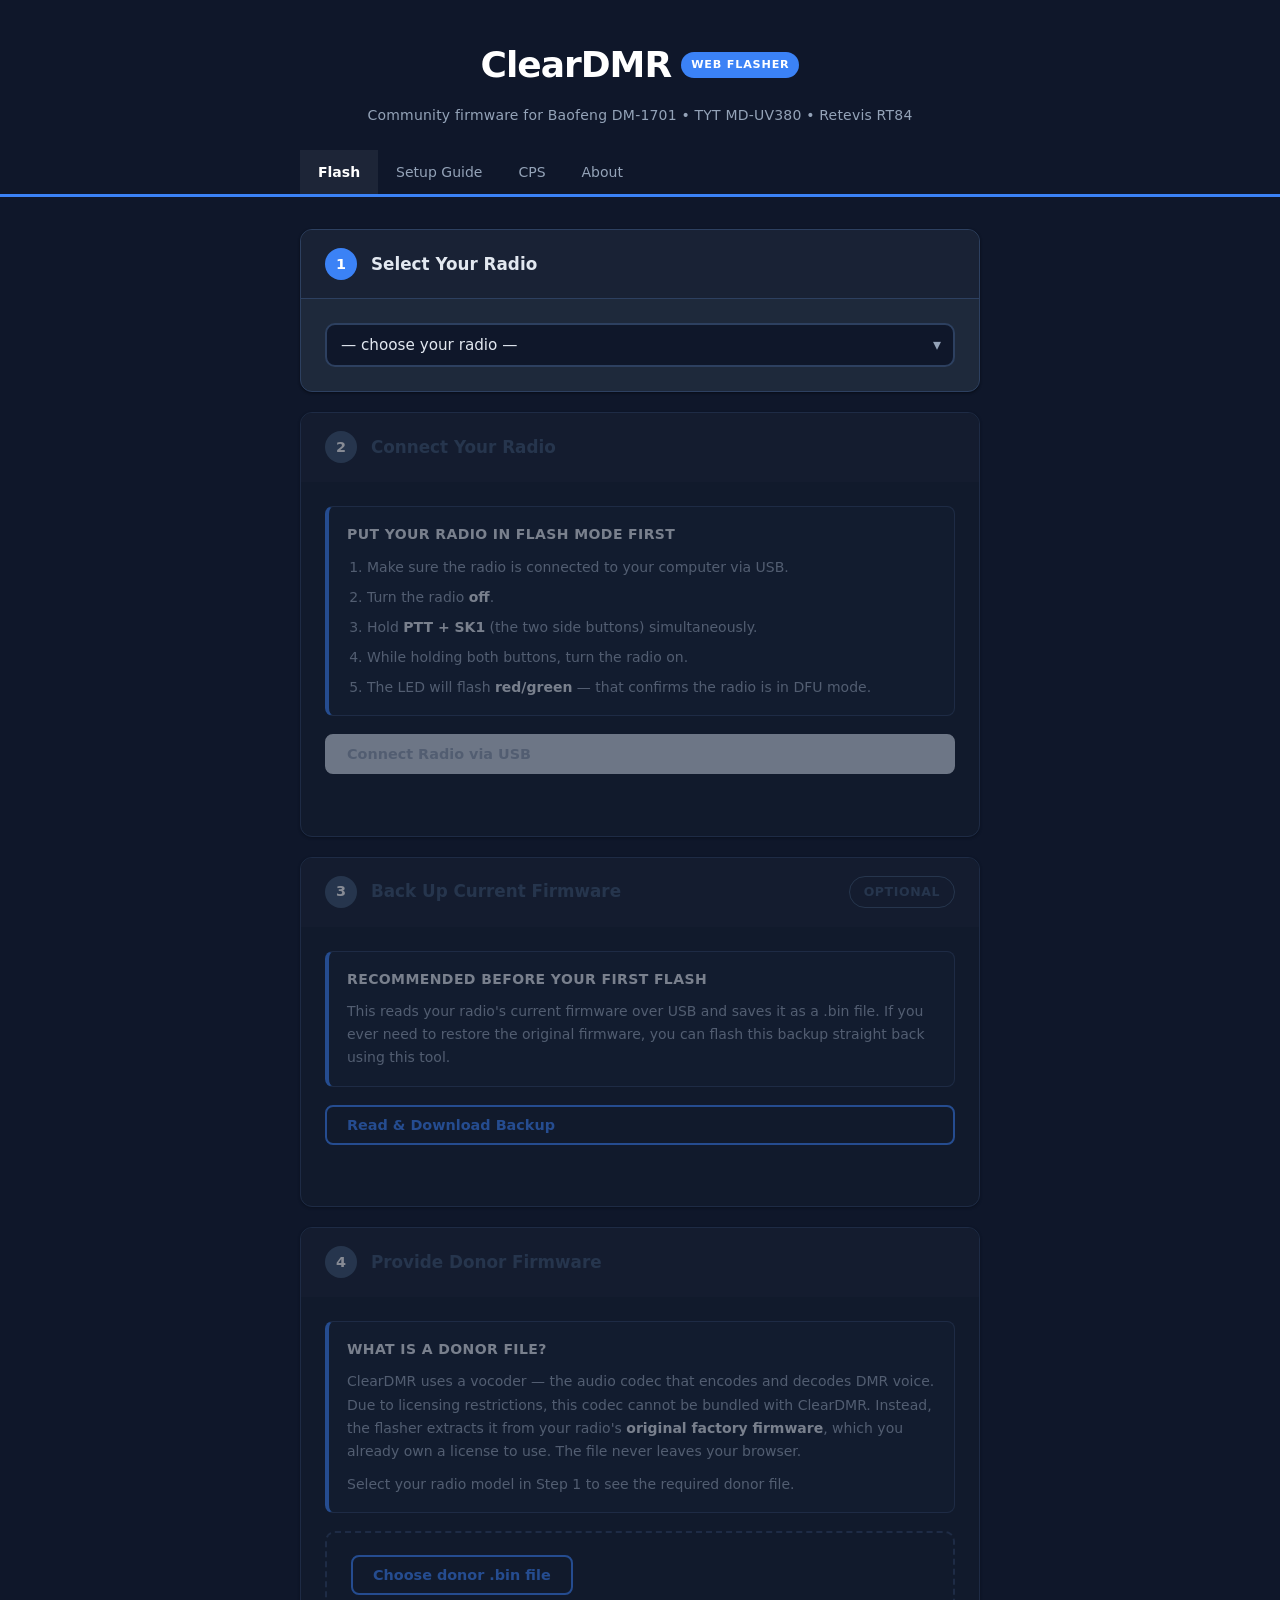
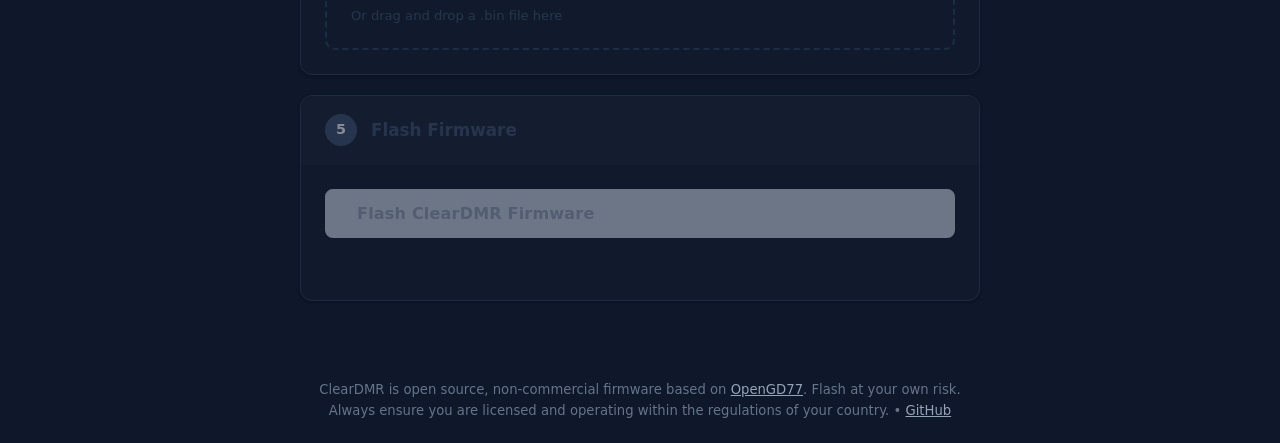
<file: docs/index.html>
<!DOCTYPE html>
<html lang="en">
<head>
  <meta charset="UTF-8">
  <meta name="viewport" content="width=device-width, initial-scale=1.0">
  <title>ClearDMR Web Flasher</title>
  <link rel="stylesheet" href="style.css">
</head>
<body>

  <div id="browser-banner" class="browser-banner hidden">
    <strong>Unsupported browser.</strong> WebUSB requires Chrome 89+ or Microsoft Edge 89+.
    <a href="https://www.google.com/chrome/" target="_blank" rel="noopener">Download Chrome</a>
    &mdash; Safari and Firefox do not support WebUSB.
  </div>

  <header class="site-header">
    <div class="container">
      <div class="brand">
        <a href="index.html" class="brand-link"><span class="brand-name">ClearDMR</span></a>
        <span class="brand-badge">Web Flasher</span>
      </div>
      <p class="brand-tagline">
        Community firmware for Baofeng DM-1701 &bull; TYT MD-UV380 &bull; Retevis RT84
      </p>
    </div>
  </header>

  <nav class="site-nav">
    <div class="container">
      <ul class="nav-links">
        <li><a href="index.html" class="nav-link active">Flash</a></li>
        <li><a href="setup.html" class="nav-link">Setup Guide</a></li>
        <li><a href="cps/index.html" class="nav-link">CPS</a></li>
        <li><a href="about.html" class="nav-link">About</a></li>
      </ul>
    </div>
  </nav>

  <main class="container">

    <!-- Step 1: Radio model -->
    <div class="step-card" id="card-model">
      <div class="step-header">
        <span class="step-number" id="step-num-1">1</span>
        <h2>Select Your Radio</h2>
      </div>
      <div class="step-body">
        <div class="select-wrap">
          <select id="model-select" class="radio-select">
            <option value="">— choose your radio —</option>
            <option value="DM1701">Baofeng DM-1701</option>
            <option value="MDUV380">TYT MD-UV380</option>
            <option value="RT84">Retevis RT84</option>
          </select>
        </div>
      </div>
    </div>

    <!-- Windows driver notice (shown before step 2 on Windows only) -->
    <div class="notice-card hidden" id="card-windows-driver">
      <div class="notice-header">
        <span class="notice-icon">&#9881;</span>
        <h2>Windows: One-Time Driver Setup</h2>
      </div>
      <div class="notice-body">
        <p>
          Windows ships with a default STM32 DFU driver that blocks WebUSB access.
          You need to swap it for <strong>WinUSB</strong> using a free tool called
          <a href="https://zadig.akeo.ie" target="_blank" rel="noopener">Zadig</a>.
          This is a one-time step &mdash; future flashes will work without repeating it.
        </p>
        <ol>
          <li>Put your radio into DFU mode using the instructions in Step 2 below, then come back here.</li>
          <li>Download and run <a href="https://zadig.akeo.ie" target="_blank" rel="noopener">Zadig</a>.</li>
          <li>In Zadig, click <strong>Options &rarr; List All Devices</strong>.</li>
          <li>Select <strong>Digital Radio in USB mode</strong> from the device dropdown.</li>
          <li>Use the up/down arrows to select <strong>WinUSB (v6.1.7600.16385)</strong>, then click <strong>Replace Driver</strong>.</li>
          <li>Once the driver installs, return here and click Connect in Step 2.</li>
        </ol>
      </div>
    </div>

    <!-- Step 2: Connect radio -->
    <div class="step-card locked" id="card-connect">
      <div class="step-header">
        <span class="step-number" id="step-num-2">2</span>
        <h2>Connect Your Radio</h2>
      </div>
      <div class="step-body">
        <div class="info-box">
          <h3>Put your radio in flash mode first</h3>
          <ol>
            <li>Make sure the radio is connected to your computer via USB.</li>
            <li>Turn the radio <strong>off</strong>.</li>
            <li>Hold <strong>PTT + SK1</strong> (the two side buttons) simultaneously.</li>
            <li>While holding both buttons, turn the radio on.</li>
            <li>The LED will flash <strong>red/green</strong> &mdash; that confirms the radio is in DFU mode.</li>
          </ol>
        </div>
        <button class="btn btn-primary" id="connect-btn" type="button" disabled>
          Connect Radio via USB
        </button>
        <p id="connect-status" class="status-text"></p>
      </div>
    </div>

    <!-- Step 3: Back up current firmware (optional) -->
    <div class="step-card locked" id="card-backup">
      <div class="step-header">
        <span class="step-number" id="step-num-3">3</span>
        <h2>Back Up Current Firmware</h2>
        <span class="opt-badge" id="backup-badge">Optional</span>
      </div>
      <div class="step-body">
        <div class="info-box">
          <h3>Recommended before your first flash</h3>
          <p>
            This reads your radio's current firmware over USB and saves it as a .bin file.
            If you ever need to restore the original firmware, you can flash this backup
            straight back using this tool.
          </p>
        </div>
        <button class="btn btn-outline" id="backup-btn" type="button" disabled>
          Read &amp; Download Backup
        </button>
        <div class="progress-area hidden" id="backup-progress-area">
          <div class="progress-bar-track">
            <div class="progress-bar-fill" id="backup-progress-bar"></div>
          </div>
          <p id="backup-progress-label" class="progress-label">0%</p>
        </div>
        <p id="backup-status" class="status-text"></p>
      </div>
    </div>

    <!-- Step 4: Donor file -->
    <div class="step-card locked" id="card-donor">
      <div class="step-header">
        <span class="step-number" id="step-num-4">4</span>
        <h2>Provide Donor Firmware</h2>
      </div>
      <div class="step-body">
        <div class="info-box">
          <h3>What is a donor file?</h3>
          <p>
            ClearDMR uses a vocoder &mdash; the audio codec that encodes and decodes DMR voice.
            Due to licensing restrictions, this codec cannot be bundled with ClearDMR.
            Instead, the flasher extracts it from your radio's <strong>original factory firmware</strong>,
            which you already own a license to use. The file never leaves your browser.
          </p>
          <p id="donor-hint-default">
            Select your radio model in Step&nbsp;1 to see the required donor file.
          </p>
          <p id="donor-hint-model" class="hidden">
            For your <strong id="donor-model-name"></strong>, download the required donor file:
            <a id="donor-download-link" href="#" target="_blank" rel="noopener"></a>.
          </p>
        </div>
        <div class="file-picker-area" id="donor-drop-area">
          <input type="file" id="donor-file-input" accept=".bin" hidden>
          <button class="btn btn-outline" id="donor-pick-btn" type="button">
            Choose donor .bin file
          </button>
          <p class="hint">Or drag and drop a .bin file here</p>
          <p id="donor-file-name" class="file-selected hidden"></p>
        </div>
      </div>
    </div>

    <!-- Step 5: Flash -->
    <div class="step-card locked" id="card-flash">
      <div class="step-header">
        <span class="step-number" id="step-num-5">5</span>
        <h2>Flash Firmware</h2>
      </div>
      <div class="step-body">
        <div id="flash-summary" class="summary-box hidden"></div>
        <button class="btn btn-primary btn-flash" id="flash-btn" type="button" disabled>
          Flash ClearDMR Firmware
        </button>
        <div class="progress-area hidden" id="progress-area">
          <div class="progress-bar-track">
            <div class="progress-bar-fill" id="progress-bar"></div>
          </div>
          <p id="progress-label" class="progress-label">0%</p>
        </div>
        <p id="flash-status" class="status-text"></p>
      </div>
    </div>

  </main>

  <footer class="site-footer">
    <div class="container">
      <p>
        ClearDMR is open source, non-commercial firmware based on
        <a href="https://www.opengd77.com" target="_blank" rel="noopener">OpenGD77</a>.
        Flash at your own risk. Always ensure you are licensed and operating within
        the regulations of your country.
        &bull;
        <a href="https://github.com/neosmith20/ClearDMR" target="_blank" rel="noopener">GitHub</a>
      </p>
    </div>
  </footer>

  <script src="flasher.js"></script>
</body>
</html>
</file>
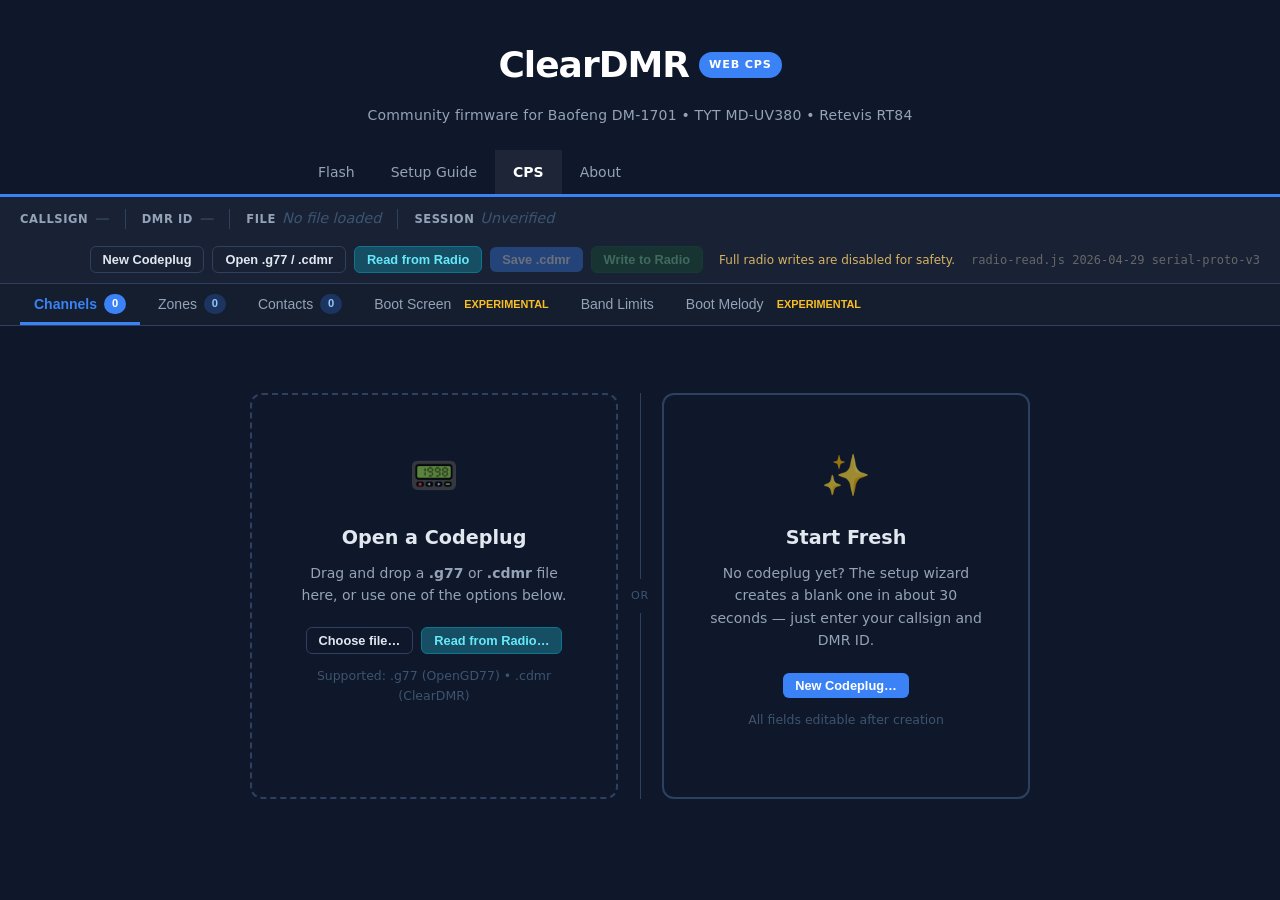
<file: docs/cps/index.html>
<!DOCTYPE html>
<html lang="en">
<head>
  <meta charset="UTF-8">
  <meta name="viewport" content="width=device-width, initial-scale=1.0">
  <title>ClearDMR Web CPS</title>
  <link rel="stylesheet" href="../style.css">
  <link rel="stylesheet" href="cps.css">
</head>
<body class="cps-layout">

  <header class="site-header">
    <div class="container">
      <div class="brand">
        <a href="../index.html" class="brand-link"><span class="brand-name">ClearDMR</span></a>
        <span class="brand-badge">Web CPS</span>
      </div>
      <p class="brand-tagline">
        Community firmware for Baofeng DM-1701 &bull; TYT MD-UV380 &bull; Retevis RT84
      </p>
    </div>
  </header>

  <nav class="site-nav">
    <div class="container">
      <ul class="nav-links">
        <li><a href="../index.html" class="nav-link">Flash</a></li>
        <li><a href="../setup.html" class="nav-link">Setup Guide</a></li>
        <li><a href="index.html" class="nav-link active">CPS</a></li>
        <li><a href="../about.html" class="nav-link">About</a></li>
      </ul>
    </div>
  </nav>

  <!-- Info bar -->
  <div class="info-bar" id="info-bar">
    <div class="info-field">
      <span class="info-label">Callsign</span>
      <span class="info-value placeholder" id="ib-callsign">—</span>
    </div>
    <div class="info-sep"></div>
    <div class="info-field">
      <span class="info-label">DMR ID</span>
      <span class="info-value placeholder" id="ib-dmrid">—</span>
    </div>
    <div class="info-sep"></div>
    <div class="info-field">
      <span class="info-label">File</span>
      <span class="info-value placeholder" id="ib-filename">No file loaded</span>
    </div>
    <div class="info-sep"></div>
    <div class="info-field">
      <span class="info-label">Session</span>
      <span class="info-value placeholder" id="ib-session-verify">Unverified</span>
    </div>
    <div class="info-actions">
      <input type="file" id="file-input" accept=".g77,.cdmr" hidden>
      <button class="btn-sm btn-sm-outline" id="new-btn" type="button">New Codeplug</button>
      <button class="btn-sm btn-sm-outline" id="open-btn" type="button">Open .g77 / .cdmr</button>
      <button class="btn-sm btn-sm-read" id="read-btn" type="button">Read from Radio</button>
      <button class="btn-sm btn-sm-primary" id="save-btn" type="button" disabled>Save .cdmr</button>
      <button class="btn-sm btn-sm-write" id="write-btn" type="button" disabled title="Full radio writes are disabled while write support is being hardware-tested.">Write to Radio</button>
      <span id="write-disabled-note" style="margin-left:8px;font:12px/1.4 system-ui,sans-serif;color:#d6b363">Full radio writes are disabled for safety.</span>
      <span id="radio-read-version" style="margin-left:8px;font:12px monospace;color:#666"></span>
    </div>
  </div>

  <!-- Zone format warning banner (hidden by default; shown when 16-ch format detected) -->
  <div id="zone-fmt-banner" class="warn-banner" style="display:none">
    <strong>Original zone format detected.</strong>
    This codeplug uses 16-channel zones from the factory firmware.
    Zones are displayed read-only in this mode.
    To use 80-channel zones and full editing, write a new codeplug to the radio.
  </div>

  <!-- Tab bar -->
  <div class="tab-bar">
    <button class="tab-btn active" data-tab="channels" type="button">
      Channels <span class="tab-count" id="count-channels">0</span>
    </button>
    <button class="tab-btn" data-tab="zones" type="button">
      Zones <span class="tab-count" id="count-zones">0</span>
    </button>
    <button class="tab-btn" data-tab="contacts" type="button">
      Contacts <span class="tab-count" id="count-contacts">0</span>
    </button>
    <button class="tab-btn" data-tab="bootscreen" type="button">Boot Screen <span class="tab-exp">Experimental</span></button>
    <button class="tab-btn" data-tab="bandlimits" type="button">Band Limits</button>
    <button class="tab-btn" data-tab="bootmelody" type="button">Boot Melody <span class="tab-exp">Experimental</span></button>
  </div>

  <!-- Main area -->
  <main class="cps-main">

    <!-- Empty state -->
    <div id="empty-state" class="empty-state">
      <div class="empty-options">
        <div class="drop-zone" id="drop-zone">
          <div class="drop-zone-icon">&#128223;</div>
          <h2>Open a Codeplug</h2>
          <p>Drag and drop a <strong>.g77</strong> or <strong>.cdmr</strong> file here,
             or use one of the options below.</p>
          <div class="drop-zone-btns">
            <button class="btn-sm btn-sm-outline" id="drop-open-btn" type="button">Choose file&hellip;</button>
            <button class="btn-sm btn-sm-read" id="drop-read-btn" type="button">Read from Radio&hellip;</button>
          </div>
          <p class="file-types">Supported: .g77 (OpenGD77) &bull; .cdmr (ClearDMR)</p>
        </div>
        <div class="empty-divider"><span>or</span></div>
        <div class="empty-new-card" id="empty-new-card">
          <div class="drop-zone-icon">&#10024;</div>
          <h2>Start Fresh</h2>
          <p>No codeplug yet? The setup wizard creates a blank one in about 30 seconds &mdash; just enter your callsign and DMR&nbsp;ID.</p>
          <button class="btn-sm btn-sm-primary" id="drop-new-btn" type="button">New Codeplug&hellip;</button>
          <p class="file-types">All fields editable after creation</p>
        </div>
      </div>
    </div>

    <!-- Table area -->
    <div id="table-area" class="table-area hidden">

      <!-- Channels panel -->
      <div id="panel-channels" class="tab-panel active">
        <div class="table-toolbar">
          <input type="text" class="search-input" id="search-channels" placeholder="Filter channels&hellip;">
          <button class="btn-sm btn-sm-outline" id="add-channel-btn" type="button">+ Add Channel</button>
          <div class="sort-group">
            <span class="sort-label">Sort:</span>
            <button class="btn-sm btn-sm-outline btn-sort-ch" data-sort="name"     type="button">Name A-Z</button>
            <button class="btn-sm btn-sm-outline btn-sort-ch" data-sort="mode-fm"  type="button">FM first</button>
            <button class="btn-sm btn-sm-outline btn-sort-ch" data-sort="mode-dmr" type="button">DMR first</button>
            <button class="btn-sm btn-sm-outline btn-sort-ch" data-sort="freq"     type="button">Frequency</button>
          </div>
          <span class="row-count" id="rc-channels"></span>
        </div>
        <table class="cps-table">
          <thead>
            <tr>
              <th class="col-drag"></th>
              <th class="col-num">#</th>
              <th>Name</th>
              <th>Mode</th>
              <th>RX Freq</th>
              <th>TX Freq</th>
              <th>TS / CC</th>
              <th>Contact</th>
              <th>BW</th>
              <th>Tone</th>
              <th>Flags</th>
              <th class="col-actions"></th>
            </tr>
          </thead>
          <tbody id="tbody-channels"></tbody>
        </table>
      </div>

      <!-- Zones panel -->
      <div id="panel-zones" class="tab-panel">
        <div class="table-toolbar">
          <input type="text" class="search-input" id="search-zones" placeholder="Filter zones&hellip;">
          <button class="btn-sm btn-sm-outline" id="add-zone-btn" type="button">+ Add Zone</button>
          <span class="row-count" id="rc-zones"></span>
        </div>
        <table class="cps-table">
          <thead>
            <tr>
              <th class="col-num">#</th>
              <th>Name</th>
              <th>Channel Count</th>
              <th>Channels</th>
              <th class="col-actions"></th>
            </tr>
          </thead>
          <tbody id="tbody-zones"></tbody>
        </table>
      </div>

      <!-- Contacts panel -->
      <div id="panel-contacts" class="tab-panel">
        <div class="table-toolbar">
          <input type="text" class="search-input" id="search-contacts" placeholder="Filter contacts&hellip;">
          <button class="btn-sm btn-sm-outline" id="add-contact-btn" type="button">+ Add Contact</button>
          <span class="row-count" id="rc-contacts"></span>
        </div>
        <table class="cps-table">
          <thead>
            <tr>
              <th class="col-num">#</th>
              <th>Name</th>
              <th>Type</th>
              <th>TG / DMR ID</th>
              <th>Ring Alert</th>
              <th class="col-actions"></th>
            </tr>
          </thead>
          <tbody id="tbody-contacts"></tbody>
        </table>
      </div>

      <!-- Boot Screen panel -->
      <div id="panel-bootscreen" class="tab-panel boot-panel">

        <div class="section-card">
          <div class="section-card-header"><h3>Upload New Boot Image</h3></div>
          <div class="section-card-body">
            <div class="inline-warn">
              <strong>Experimental.</strong>
              Boot image writes are not hardware-verified yet. Use <strong>Verify After Write</strong> and treat results as provisional until round-trip testing passes on real hardware.
            </div>
            <p class="section-desc">
              Choose an image to show when your radio powers on. It will be scaled to fit
              the 128&times;64&nbsp;px monochrome display and converted to black and white.
              Adjust the threshold slider to control which tones become black or white.
            </p>
            <div class="boot-upload-row">
              <input type="file" id="bootimg-input" accept="image/*" hidden>
              <button class="btn-sm btn-sm-outline" id="bootimg-pick" type="button">Choose image&hellip;</button>
              <span class="boot-upload-hint">PNG, JPG, GIF &bull; Will be scaled to 128&times;64&nbsp;px</span>
            </div>
            <div class="boot-threshold-row hidden" id="boot-threshold-row">
              <span class="boot-threshold-label">B&amp;W Threshold</span>
              <input type="range" id="boot-threshold" min="1" max="254" value="128" class="boot-slider">
              <span id="boot-threshold-val" class="boot-threshold-num">128</span>
            </div>
            <div class="boot-canvas-wrap hidden" id="boot-upload-preview">
              <div>
                <canvas id="boot-upload-canvas" class="boot-canvas" width="128" height="64"></canvas>
                <p class="boot-canvas-label">Preview &mdash; 128&times;64&nbsp;px shown at 2&times;</p>
              </div>
            </div>
            <div class="boot-action-row hidden" id="boot-upload-actions">
              <button class="btn-sm btn-sm-outline" id="bootimg-clear" type="button">Clear</button>
              <button class="btn-sm btn-sm-primary" id="bootimg-save" type="button" disabled>Save to Codeplug</button>
            </div>
          </div>
        </div>

        <div class="section-card hidden" id="boot-current-card">
          <div class="section-card-header"><h3>Current Boot Image in Codeplug</h3></div>
          <div class="section-card-body">
            <p class="section-desc">This is the boot image currently stored in the loaded codeplug file.</p>
            <div class="boot-canvas-wrap">
              <div>
                <canvas id="boot-current-canvas" class="boot-canvas" width="128" height="64"></canvas>
                <p class="boot-canvas-label">128&times;64&nbsp;px shown at 2&times;</p>
              </div>
            </div>
          </div>
        </div>

      </div><!-- /#panel-bootscreen -->

      <!-- Band Limits panel -->
      <div id="panel-bandlimits" class="tab-panel boot-panel">

        <div class="section-card">
          <div class="section-card-header"><h3>VHF Band</h3></div>
          <div class="section-card-body">
            <p class="section-desc">
              Restrict the radio to a VHF sub-range within the hardware capability
              (127&ndash;178&nbsp;MHz). The firmware ignores these values unless both
              VHF and UHF limits pass validation on boot.
            </p>
            <div class="field-group">
              <div class="field-row">
                <span class="field-label">Min Frequency (MHz)</span>
                <input type="number" id="bl-vhf-min" class="field-input" min="127" max="178" step="1" placeholder="144">
              </div>
              <div class="field-row">
                <span class="field-label">Max Frequency (MHz)</span>
                <input type="number" id="bl-vhf-max" class="field-input" min="127" max="178" step="1" placeholder="148">
              </div>
            </div>
          </div>
        </div>

        <div class="section-card">
          <div class="section-card-header"><h3>UHF Band</h3></div>
          <div class="section-card-body">
            <p class="section-desc">
              Restrict the radio to a UHF sub-range within the hardware capability
              (380&ndash;564&nbsp;MHz).
            </p>
            <div class="field-group">
              <div class="field-row">
                <span class="field-label">Min Frequency (MHz)</span>
                <input type="number" id="bl-uhf-min" class="field-input" min="380" max="564" step="1" placeholder="400">
              </div>
              <div class="field-row">
                <span class="field-label">Max Frequency (MHz)</span>
                <input type="number" id="bl-uhf-max" class="field-input" min="380" max="564" step="1" placeholder="480">
              </div>
            </div>
          </div>
        </div>

        <p class="melody-status" id="bl-status"></p>
        <div class="section-actions">
          <button class="btn-sm btn-sm-primary" id="bl-save" type="button" disabled>Save to Codeplug</button>
        </div>

      </div><!-- /#panel-bandlimits -->

      <!-- Boot Melody panel -->
      <div id="panel-bootmelody" class="tab-panel melody-panel">

        <div class="section-card">
          <div class="section-card-header"><h3>Boot Melody</h3></div>
          <div class="section-card-body">
            <div class="inline-warn">
              <strong>Experimental.</strong>
              Boot melody writes are not hardware-verified yet. Use <strong>Verify After Write</strong> and confirm reboot behavior on the radio before treating saved results as safe.
            </div>
            <p class="section-desc">
              One note per line &mdash; format: <code>note, duration</code><br>
              <strong>note</strong>: OpenGD77 tone index (0&ndash;63; the firmware clamps to this range)
              &bull; <strong>duration</strong>: 1&ndash;255 time units. Maximum 255 note pairs plus a required <code>0,0</code> terminator.
            </p>
            <div class="melody-toolbar">
              <select id="melody-examples" class="search-input" style="width:auto;min-width:150px">
                <option value="">Load example&hellip;</option>
                <option value="cq">CQ Call</option>
                <option value="jingle">Startup Jingle</option>
                <option value="sweep">Power-On Sweep</option>
                <option value="roger">DMR Roger Beep</option>
              </select>
              <button class="btn-sm btn-sm-outline" id="melody-play" type="button">&#9654; Play</button>
              <button class="btn-sm btn-sm-outline hidden" id="melody-stop" type="button">&#9632; Stop</button>
            </div>
            <textarea id="melody-textarea" class="melody-textarea" rows="10"
              placeholder="38, 6&#10;0, 2&#10;38, 2&#10;0, 2&#10;38, 6"></textarea>
            <p class="melody-status" id="melody-status"></p>
            <div class="section-actions">
              <button class="btn-sm btn-sm-primary" id="melody-save" type="button" disabled>Save to Codeplug</button>
            </div>
          </div>
        </div>

      </div><!-- /#panel-bootmelody -->

    </div><!-- /#table-area -->

  </main>

  <!-- Edit modal (shared for channels / zones / contacts) -->
  <dialog id="edit-modal" class="edit-modal">
    <div class="modal-header">
      <h3 id="modal-title">Edit</h3>
      <button class="modal-close" id="modal-close" type="button" aria-label="Close">&times;</button>
    </div>
    <div class="modal-body">

      <!-- Channel form -->
      <div id="form-channel" class="edit-form hidden">
        <div class="field-group">
          <div class="field-group-title">Identity</div>
          <div class="field-row">
            <span class="field-label">Name</span>
            <input type="text" id="ch-name" maxlength="16" class="field-input" placeholder="Channel name">
          </div>
          <div class="field-row">
            <span class="field-label">Mode</span>
            <select id="ch-mode" class="field-select">
              <option value="FM">FM</option>
              <option value="DMR">DMR</option>
            </select>
          </div>
        </div>
        <div class="field-group">
          <div class="field-group-title">Frequencies</div>
          <div class="field-row">
            <span class="field-label">RX Frequency (MHz)</span>
            <input type="number" id="ch-rxfreq" class="field-input" min="100" max="520" step="0.0001" placeholder="446.9500">
          </div>
          <div class="field-row">
            <span class="field-label">TX Frequency (MHz)</span>
            <input type="number" id="ch-txfreq" class="field-input" min="100" max="520" step="0.0001" placeholder="441.9500">
          </div>
        </div>
        <div class="field-group" id="ch-dmr-fields">
          <div class="field-group-title">DMR Settings</div>
          <div class="field-row">
            <span class="field-label">Timeslot</span>
            <select id="ch-timeslot" class="field-select">
              <option value="1">1</option>
              <option value="2">2</option>
            </select>
          </div>
          <div class="field-row">
            <span class="field-label">Color Code</span>
            <select id="ch-cc" class="field-select">
              <option value="0">0</option>
              <option value="1">1</option>
              <option value="2">2</option>
              <option value="3">3</option>
              <option value="4">4</option>
              <option value="5">5</option>
              <option value="6">6</option>
              <option value="7">7</option>
              <option value="8">8</option>
              <option value="9">9</option>
              <option value="10">10</option>
              <option value="11">11</option>
              <option value="12">12</option>
              <option value="13">13</option>
              <option value="14">14</option>
              <option value="15">15</option>
            </select>
          </div>
          <div class="field-row">
            <span class="field-label">Contact</span>
            <select id="ch-contact" class="field-select"></select>
          </div>
        </div>
        <div class="field-group" id="ch-fm-fields">
          <div class="field-group-title">FM Settings</div>
          <div class="field-row">
            <span class="field-label">Bandwidth</span>
            <select id="ch-bw" class="field-select">
              <option value="12.5K">12.5 kHz</option>
              <option value="25K">25 kHz</option>
            </select>
          </div>
          <div class="field-row">
            <span class="field-label">RX Tone</span>
            <div class="tone-selector">
              <select class="field-select" id="ch-rxtone-type">
                <option value="none">None</option>
                <option value="ctcss">CTCSS</option>
                <option value="dcs">DCS</option>
              </select>
              <input type="text" id="ch-rxtone-freq" class="field-input hidden" placeholder="Hz e.g. 88.5">
              <div class="tone-dcs hidden" id="ch-rxtone-dcs">
                <input type="number" id="ch-rxtone-code" class="field-input" min="0" max="777" placeholder="023">
                <select class="field-select" id="ch-rxtone-pol">
                  <option value="N">Normal</option>
                  <option value="I">Inverted</option>
                </select>
              </div>
            </div>
          </div>
          <div class="field-row">
            <span class="field-label">TX Tone</span>
            <div class="tone-selector">
              <select class="field-select" id="ch-txtone-type">
                <option value="none">None</option>
                <option value="ctcss">CTCSS</option>
                <option value="dcs">DCS</option>
              </select>
              <input type="text" id="ch-txtone-freq" class="field-input hidden" placeholder="Hz e.g. 88.5">
              <div class="tone-dcs hidden" id="ch-txtone-dcs">
                <input type="number" id="ch-txtone-code" class="field-input" min="0" max="777" placeholder="023">
                <select class="field-select" id="ch-txtone-pol">
                  <option value="N">Normal</option>
                  <option value="I">Inverted</option>
                </select>
              </div>
            </div>
          </div>
        </div>
        <div class="field-group">
          <div class="checkbox-row">
            <input type="checkbox" id="ch-rxonly">
            <label for="ch-rxonly">RX Only</label>
          </div>
        </div>
      </div>

      <!-- Zone form -->
      <div id="form-zone" class="edit-form hidden">
        <div class="field-group">
          <div class="field-group-title">Identity</div>
          <div class="field-row">
            <span class="field-label">Name</span>
            <input type="text" id="zone-name" maxlength="16" class="field-input" placeholder="Zone name">
          </div>
        </div>
        <div class="field-group">
          <div class="field-group-title">Channels (up to 80, in order)</div>
          <div style="padding:10px">
            <div class="zone-editor">
              <div class="zone-col">
                <div class="zone-col-header">Available</div>
                <div class="zone-list" id="zone-avail"></div>
              </div>
              <div class="zone-btns">
                <button class="zone-btn" id="zone-add-ch" type="button" title="Add to zone">&rsaquo;</button>
                <button class="zone-btn" id="zone-rem-ch" type="button" title="Remove from zone">&lsaquo;</button>
              </div>
              <div class="zone-col">
                <div class="zone-col-header">In Zone</div>
                <div class="zone-list" id="zone-selected"></div>
              </div>
              <div class="zone-btns">
                <button class="zone-btn" id="zone-up" type="button" title="Move up">&#8593;</button>
                <button class="zone-btn" id="zone-dn" type="button" title="Move down">&#8595;</button>
              </div>
            </div>
          </div>
        </div>
      </div>

      <!-- Contact form -->
      <div id="form-contact" class="edit-form hidden">
        <div class="field-group">
          <div class="field-group-title">Identity</div>
          <div class="field-row">
            <span class="field-label">Name</span>
            <input type="text" id="ct-name" maxlength="16" class="field-input" placeholder="Contact name">
          </div>
          <div class="field-row">
            <span class="field-label">Call Type</span>
            <select id="ct-type" class="field-select">
              <option value="Group">Group Call</option>
              <option value="Private">Private Call</option>
              <option value="All">All Call</option>
            </select>
          </div>
          <div class="field-row">
            <span class="field-label">TG / DMR ID</span>
            <input type="number" id="ct-tg" min="1" max="16776415" class="field-input">
          </div>
        </div>
        <div class="field-group">
          <div class="checkbox-row">
            <input type="checkbox" id="ct-ring">
            <label for="ct-ring">Ring Alert</label>
          </div>
        </div>
      </div>

    </div><!-- /.modal-body -->
    <div class="modal-footer">
      <button class="btn-sm btn-sm-danger" id="modal-delete" type="button">Delete</button>
      <div class="modal-spacer"></div>
      <button class="btn-sm btn-sm-outline" id="modal-cancel" type="button">Cancel</button>
      <button class="btn-sm btn-sm-primary" id="modal-save" type="button">Save</button>
    </div>
  </dialog>

  <!-- Read from Radio modal -->
  <dialog id="read-modal" class="write-modal">
    <div class="modal-header">
      <h3>Read from Radio</h3>
      <button class="modal-close" id="read-modal-close" type="button" aria-label="Close">&times;</button>
    </div>
    <div class="modal-body">
      <p class="section-desc">
        Read either a full codeplug using the decompiled OpenGD77 CPS segment map,
        or a raw byte range for low-level inspection.
      </p>
      <div class="write-dfu-steps">
        <ol>
          <li>Power on the radio normally (do <strong>not</strong> hold PTT&nbsp;+&nbsp;SK1).</li>
          <li>Connect the USB cable to your computer.</li>
          <li>Select <strong>Full Codeplug</strong> or <strong>Raw Range Dump</strong>.</li>
          <li>If using raw mode, choose a preset or enter area/start/length/chunk/delay manually.</li>
          <li>Click <strong>Connect &amp; Read</strong> and select your radio from the list.</li>
        </ol>
      </div>
      <div class="field-group">
        <div class="field-row">
          <span class="field-label">Read Mode</span>
          <select id="read-mode" class="field-select">
            <option value="codeplug" selected>Full Codeplug</option>
            <option value="raw">Raw Range Dump</option>
          </select>
        </div>
      </div>
      <div id="raw-settings">
        <div class="write-note">
          Area <strong>1</strong> is raw SPI flash and area <strong>2</strong> is raw EEPROM, matching
          the firmware USB handler. Presets below use the exact source-backed addresses from
          <code>firmware/application/source/functions/codeplug.c</code> and
          <code>firmware/application/source/usb/usb_com.c</code>.
          The dump stops on the first failed chunk. If any bytes were collected, a partial dump is still downloaded.
        </div>
        <div class="field-group">
          <div class="field-row">
            <span class="field-label">Presets</span>
            <div style="display:flex;flex-wrap:wrap;gap:8px">
            <button class="btn-sm btn-sm-outline raw-preset-btn" type="button"
              data-area="2" data-start="0x00000" data-length="0x0200" data-chunk="0x08" data-delay="50">EEPROM 0x00000-0x001FF</button>
            <button class="btn-sm btn-sm-outline raw-preset-btn" type="button"
              data-area="2" data-start="0x03780" data-length="0x0080" data-chunk="0x08" data-delay="50">EEPROM Channel Header</button>
            <button class="btn-sm btn-sm-outline raw-preset-btn" type="button"
              data-area="2" data-start="0x08000" data-length="0x0300" data-chunk="0x08" data-delay="50">EEPROM Zones Probe</button>
            <button class="btn-sm btn-sm-outline raw-preset-btn" type="button"
              data-area="1" data-start="0xA7620" data-length="0x0040" data-chunk="0x08" data-delay="50">SPI Contacts Probe</button>
            <button class="btn-sm btn-sm-outline raw-preset-btn" type="button"
              data-area="1" data-start="0xAD620" data-length="0x0040" data-chunk="0x08" data-delay="50">SPI RX Group Lengths</button>
            <button class="btn-sm btn-sm-outline raw-preset-btn" type="button"
              data-area="1" data-start="0xAD6A0" data-length="0x0080" data-chunk="0x08" data-delay="50">SPI RX Group Data</button>
          </div>
        </div>
        <div class="field-row">
          <span class="field-label">Area</span>
          <select id="raw-area" class="field-select">
            <option value="1">1 - SPI Flash</option>
            <option value="2" selected>2 - EEPROM</option>
          </select>
        </div>
        <div class="field-row">
          <span class="field-label">Start Address</span>
          <input type="text" id="raw-start" class="field-input" value="0x08000" spellcheck="false">
        </div>
        <div class="field-row">
          <span class="field-label">Length</span>
          <input type="text" id="raw-length" class="field-input" value="0x0300" spellcheck="false">
        </div>
        <div class="field-row">
          <span class="field-label">Chunk Size</span>
          <input type="text" id="raw-chunk" class="field-input" value="0x08" spellcheck="false">
        </div>
          <div class="field-row">
            <span class="field-label">Inter-read Delay</span>
            <input type="number" id="raw-delay" min="0" step="1" class="field-input" value="50">
          </div>
        </div>
      </div>
      <div class="write-progress-wrap" id="read-progress-wrap">
        <div class="write-progress-bar">
          <div class="write-progress-fill" id="read-progress-fill"></div>
        </div>
        <div class="write-progress-label" id="read-progress-label">0%</div>
      </div>
      <p class="write-status" id="read-status"></p>
    </div>
    <div class="write-footer">
      <div class="modal-spacer"></div>
      <button class="btn-sm btn-sm-outline" id="read-cancel-btn" type="button">Close</button>
      <button class="btn-sm btn-sm-read" id="read-connect-btn" type="button">Connect &amp; Read</button>
    </div>
  </dialog>

  <!-- Write to Radio modal -->
  <dialog id="write-modal" class="write-modal">
    <div class="modal-header">
      <h3>Write to Radio</h3>
      <button class="modal-close" id="write-modal-close" type="button" aria-label="Close">&times;</button>
    </div>
    <div class="modal-body">
      <p class="section-desc">
        Writes your codeplug directly to the radio&rsquo;s memory via USB.
        The radio must be <strong>powered on normally</strong> &mdash;
        do <strong>not</strong> enter DFU mode.
        Power-cycle the radio after writing to apply the new codeplug.
      </p>
      <div class="write-dfu-steps">
        <ol>
          <li>Power on the radio normally (do <strong>not</strong> hold PTT&nbsp;+&nbsp;SK1).</li>
          <li>Connect the USB cable to your computer.</li>
          <li>Click <strong>Connect &amp; Write</strong> and select your radio.</li>
          <li>After writing completes, power-cycle the radio to apply changes.</li>
        </ol>
      </div>
      <div class="write-note">
        Web Serial requires Chrome, Edge, or another Chromium-based browser.
        Firefox and Safari are not supported.
      </div>
      <div class="write-note">
        Boot image and boot melody CustomData writes are still <strong>experimental</strong>
        until a full hardware round-trip passes. Keep readback verification enabled when testing them.
      </div>
      <div class="write-note" style="border-color: rgba(214,179,99,.45); color: #f4dfab;">
        <strong>Full codeplug write is not enabled yet.</strong>
        Use the isolated Boot Text Test page for hardware-proven boot text and boot mode experiments.
      </div>
      <div class="field-group">
        <div class="field-row">
          <span class="field-label">Verify After Write</span>
          <label style="display:flex;align-items:center;gap:8px">
            <input type="checkbox" id="write-verify" checked>
            <span>Re-read written segments and byte-compare</span>
          </label>
        </div>
      </div>
      <p class="write-status warn" id="write-experimental-note" style="display:none"></p>
      <div class="write-progress-wrap" id="write-progress-wrap">
        <div class="write-progress-bar">
          <div class="write-progress-fill" id="write-progress-fill"></div>
        </div>
        <div class="write-progress-label" id="write-progress-label">0%</div>
      </div>
      <p class="write-status" id="write-status"></p>
    </div>
    <div class="write-footer">
      <div class="modal-spacer"></div>
      <button class="btn-sm btn-sm-outline" id="write-cancel-btn" type="button">Close</button>
      <button class="btn-sm btn-sm-write" id="write-connect-btn" type="button">Connect &amp; Write</button>
    </div>
  </dialog>

  <!-- New Codeplug Wizard -->
  <dialog id="wizard-modal" class="wizard-modal">
    <div class="modal-header">
      <h3>New Codeplug</h3>
      <button class="modal-close" id="wizard-close" type="button" aria-label="Close">&times;</button>
    </div>

    <div class="wizard-progress" id="wizard-progress">
      <div class="wprog-dot active" data-step="1"><span>1</span></div>
      <div class="wprog-line"></div>
      <div class="wprog-dot" data-step="2"><span>2</span></div>
      <div class="wprog-line"></div>
      <div class="wprog-dot" data-step="3"><span>3</span></div>
    </div>

    <div class="wizard-body">

      <!-- Step 1: Callsign -->
      <div class="wizard-step" id="wiz-step-1">
        <div class="wiz-icon">&#128222;</div>
        <h4 class="wiz-title">What&rsquo;s your callsign?</h4>
        <p class="wiz-hint">
          Your callsign is your radio identity &mdash; it&rsquo;s stored in the radio and shown on other
          operators&rsquo; screens when you transmit. It&rsquo;s issued by your country&rsquo;s
          telecommunications authority (FCC in the USA, Ofcom in the UK, etc.).
        </p>
        <input type="text" id="wiz-callsign" class="wiz-input" maxlength="8"
               placeholder="e.g. KF0ABC" autocomplete="off" autocorrect="off" spellcheck="false">
        <p class="wiz-subhint">Up to 8 characters &bull; Letters and numbers only</p>
      </div>

      <!-- Step 2: DMR ID -->
      <div class="wizard-step hidden" id="wiz-step-2">
        <div class="wiz-icon">&#128268;</div>
        <h4 class="wiz-title">What&rsquo;s your DMR ID?</h4>
        <p class="wiz-hint">
          Your DMR ID is a unique 7-digit number linked to your callsign. Other operators see it
          when you call them, and the radio uses it to identify you on the network.
          Registration is free and only needs to be done once.
        </p>
        <input type="number" id="wiz-dmrid" class="wiz-input"
               min="1" max="9999999" placeholder="e.g. 1234567" autocomplete="off">
        <p class="wiz-subhint">
          Don&rsquo;t have one yet?
          <a href="https://radioid.net/account/register" target="_blank" rel="noopener">Register free at radioid.net</a>
          &mdash; approval takes 24&ndash;48 hours.<br>
          <a href="#" id="wiz-skip-dmrid" class="wiz-skip">Skip for now &mdash; I&rsquo;ll enter it later</a>
        </p>
      </div>

      <!-- Step 3: Radio model -->
      <div class="wizard-step hidden" id="wiz-step-3">
        <div class="wiz-icon">&#128225;</div>
        <h4 class="wiz-title">Which radio do you have?</h4>
        <p class="wiz-hint">
          This is used to name your saved file. The codeplug format is identical across
          all three radios &mdash; you can use the same file on any of them.
        </p>
        <select id="wiz-model" class="wiz-select">
          <option value="DM1701">Baofeng DM-1701</option>
          <option value="MDUV380">TYT MD-UV380</option>
          <option value="RT84">Retevis RT84</option>
        </select>
      </div>

    </div><!-- /.wizard-body -->

    <div class="wizard-footer">
      <button class="btn-sm btn-sm-outline" id="wiz-back" type="button">&#8249; Back</button>
      <div class="modal-spacer"></div>
      <button class="btn-sm btn-sm-primary" id="wiz-next" type="button">Next &#8250;</button>
    </div>
  </dialog>

  <script src="radio-read.js?v=20260428-simple-v1"></script>
  <script src="radio-write.js"></script>
  <script src="cps.js"></script>
  <script>
  'use strict';

  // ── State ──────────────────────────────────────────────────────────────────

  let codeplug = null;
  let sessionWriteVerified = false;
  const FULL_CODEPLUG_WRITE_ENABLED = false;
  const FULL_CODEPLUG_WRITE_DISABLED_TITLE = 'Full radio writes are disabled while write support is being hardware-tested.';
  const FULL_CODEPLUG_WRITE_BLOCK_MESSAGE =
    'Full codeplug write is not enabled yet. Use the isolated Boot Text Test page for hardware-proven boot text/boot mode experiments.';

  // ── DOM refs ──────────────────────────────────────────────────────────────

  const fileInput   = document.getElementById('file-input');
  const openBtn     = document.getElementById('open-btn');
  const dropOpenBtn = document.getElementById('drop-open-btn');
  const saveBtn     = document.getElementById('save-btn');
  const writeBtn    = document.getElementById('write-btn');
  const dropZone    = document.getElementById('drop-zone');
  const emptyState  = document.getElementById('empty-state');
  const tableArea   = document.getElementById('table-area');

  const ibCallsign  = document.getElementById('ib-callsign');
  const ibDmrId     = document.getElementById('ib-dmrid');
  const ibFilename  = document.getElementById('ib-filename');
  const ibSessionVerify = document.getElementById('ib-session-verify');

  const tabBtns   = document.querySelectorAll('.tab-btn');
  const tabPanels = {
    channels:   document.getElementById('panel-channels'),
    zones:      document.getElementById('panel-zones'),
    contacts:   document.getElementById('panel-contacts'),
    bootscreen: document.getElementById('panel-bootscreen'),
    bandlimits: document.getElementById('panel-bandlimits'),
    bootmelody: document.getElementById('panel-bootmelody'),
  };
  const countEls = {
    channels: document.getElementById('count-channels'),
    zones:    document.getElementById('count-zones'),
    contacts: document.getElementById('count-contacts'),
  };
  const rcEls = {
    channels: document.getElementById('rc-channels'),
    zones:    document.getElementById('rc-zones'),
    contacts: document.getElementById('rc-contacts'),
  };
  const tbodies = {
    channels: document.getElementById('tbody-channels'),
    zones:    document.getElementById('tbody-zones'),
    contacts: document.getElementById('tbody-contacts'),
  };
  const searches = {
    channels: document.getElementById('search-channels'),
    zones:    document.getElementById('search-zones'),
    contacts: document.getElementById('search-contacts'),
  };

  // Modal elements
  const modal       = document.getElementById('edit-modal');
  const modalTitle  = document.getElementById('modal-title');
  const modalDelete = document.getElementById('modal-delete');
  const modalSave   = document.getElementById('modal-save');
  const modalCancel = document.getElementById('modal-cancel');
  const modalClose  = document.getElementById('modal-close');

  const formChannel = document.getElementById('form-channel');
  const formZone    = document.getElementById('form-zone');
  const formContact = document.getElementById('form-contact');

  // ── File open ─────────────────────────────────────────────────────────────

  openBtn.addEventListener('click',    () => fileInput.click());
  dropOpenBtn.addEventListener('click',() => fileInput.click());
  fileInput.addEventListener('change', e => { if (e.target.files[0]) loadFile(e.target.files[0]); });

  dropZone.addEventListener('dragover',  e => { e.preventDefault(); dropZone.classList.add('dragover'); });
  dropZone.addEventListener('dragleave', () => dropZone.classList.remove('dragover'));
  dropZone.addEventListener('drop', e => {
    e.preventDefault(); dropZone.classList.remove('dragover');
    if (e.dataTransfer.files[0]) loadFile(e.dataTransfer.files[0]);
  });
  document.addEventListener('dragover', e => e.preventDefault());
  document.addEventListener('drop', e => {
    e.preventDefault();
    if (e.dataTransfer.files[0] && !codeplug) loadFile(e.dataTransfer.files[0]);
  });

  async function loadFile(file) {
    const ext = file.name.split('.').pop().toLowerCase();
    if (ext !== 'g77' && ext !== 'cdmr') {
      alert(`Unsupported file type ".${ext}". Please open a .g77 or .cdmr file.`);
      return;
    }
    try {
      loadArrayBuffer(await file.arrayBuffer(), file.name);
    } catch (err) {
      alert('Failed to read codeplug: ' + err.message);
    }
  }

  function loadArrayBuffer(buffer, filename) {
    bootPendingBits = null;
    bootSourcePixels = null;
    codeplug = new CodeplugParser(buffer);
    codeplug.filename = filename;
    renderAll();
  }

  // ── Save ──────────────────────────────────────────────────────────────────

  saveBtn.addEventListener('click', () => {
    if (!codeplug) return;
    const blob = new Blob([codeplug.toArrayBuffer()], { type: 'application/octet-stream' });
    const url  = URL.createObjectURL(blob);
    const a    = document.createElement('a');
    a.href     = url;
    a.download = (codeplug.filename || 'codeplug').replace(/\.(g77|cdmr)$/i, '') + '.cdmr';
    a.click();
    URL.revokeObjectURL(url);
  });

  // ── Tabs ──────────────────────────────────────────────────────────────────

  tabBtns.forEach(btn => btn.addEventListener('click', () => {
    const tab = btn.dataset.tab;
    tabBtns.forEach(b => b.classList.toggle('active', b === btn));
    Object.entries(tabPanels).forEach(([k, el]) => el.classList.toggle('active', k === tab));
  }));

  // ── Search ────────────────────────────────────────────────────────────────

  Object.entries(searches).forEach(([key, el]) => {
    el.addEventListener('input', () => applyFilter(key));
  });

  function applyFilter(tab) {
    const q    = (searches[tab].value || '').toLowerCase();
    const rows = tbodies[tab].querySelectorAll('tr');
    let vis    = 0;
    rows.forEach(r => {
      const show = !q || r.textContent.toLowerCase().includes(q);
      r.style.display = show ? '' : 'none';
      if (show) vis++;
    });
    rcEls[tab].textContent = q ? `${vis} of ${rows.length}` : `${rows.length} rows`;
  }

  // ── Add buttons ───────────────────────────────────────────────────────────

  document.getElementById('add-channel-btn').addEventListener('click', () => openModal('channel', null));
  document.getElementById('add-zone-btn').addEventListener('click',    () => openModal('zone', null));
  document.getElementById('add-contact-btn').addEventListener('click', () => openModal('contact', null));

  // ── Render all ────────────────────────────────────────────────────────────

  function renderAll() {
    if (!codeplug) return;
    const gs = codeplug.generalSettings;

    // Info bar — make callsign and DMR ID click-to-edit
    setInfoEditable(ibCallsign, gs.radioName || '—');
    setInfoEditable(ibDmrId,    gs.dmrId ? gs.dmrId.toString() : '—');
    ibFilename.textContent = codeplug.filename || 'unknown';
    ibFilename.className   = 'filename-chip';
    saveBtn.disabled       = false;
    writeBtn.disabled      = true;
    writeBtn.title         = FULL_CODEPLUG_WRITE_DISABLED_TITLE;
    updateSessionVerifyIndicator();

    // Warn when the codeplug uses the original 16-channel-per-zone format.
    // This is normal for radios that were never programmed with ClearDMR CPS.
    const fmtBanner = document.getElementById('zone-fmt-banner');
    if (fmtBanner) {
      fmtBanner.style.display = codeplug.zoneFormat === 'original' ? '' : 'none';
    }

    refreshChannels();
    refreshZones();
    refreshContacts();
    loadBootSections();
    loadBandLimits();
    emptyState.classList.add('hidden');
    tableArea.classList.remove('hidden');
  }

  function refreshChannels() {
    const channels = codeplug.channels;
    renderChannels(channels);
    countEls.channels.textContent = channels.length;
    rcEls.channels.textContent    = channels.length + ' rows';
    applyFilter('channels');
  }

  function refreshZones() {
    const zones = codeplug.zones;
    renderZones(zones);
    countEls.zones.textContent = zones.length;
    rcEls.zones.textContent    = zones.length + ' rows';
    applyFilter('zones');
  }

  function refreshContacts() {
    const contacts = codeplug.contacts;
    renderContacts(contacts);
    countEls.contacts.textContent = contacts.length;
    rcEls.contacts.textContent    = contacts.length + ' rows';
    applyFilter('contacts');
  }

  // ── Info bar inline edit ──────────────────────────────────────────────────

  function setInfoEditable(span, text) {
    span.textContent = text;
    span.className   = 'info-value editable';
  }

  function updateSessionVerifyIndicator() {
    if (!ibSessionVerify) return;
    ibSessionVerify.textContent = sessionWriteVerified ? 'Round-trip OK' : 'Unverified';
    ibSessionVerify.className = sessionWriteVerified ? 'info-value' : 'info-value placeholder';
  }

  function makeInfoEditable(span, maxLen, numericOnly, onSave) {
    const original = span.textContent;
    const input    = document.createElement('input');
    input.type       = numericOnly ? 'number' : 'text';
    input.maxLength  = maxLen;
    input.value      = original === '—' ? '' : original;
    input.className  = 'info-inline-edit';
    span.replaceWith(input);
    input.focus(); input.select();

    function commit() {
      const val = input.value.trim();
      onSave(val);
      input.replaceWith(span);
    }
    input.addEventListener('blur', commit);
    input.addEventListener('keydown', e => {
      if (e.key === 'Enter')  { e.preventDefault(); commit(); }
      if (e.key === 'Escape') { input.replaceWith(span); }
    });
  }

  ibCallsign.addEventListener('click', () => {
    if (!codeplug) return;
    makeInfoEditable(ibCallsign, 8, false, val => {
      const name = val.toUpperCase().substring(0, 8);
      codeplug.writeGeneralSettings({ radioName: name, dmrId: codeplug.generalSettings.dmrId });
      setInfoEditable(ibCallsign, name || '—');
    });
  });

  ibDmrId.addEventListener('click', () => {
    if (!codeplug) return;
    makeInfoEditable(ibDmrId, 8, true, val => {
      const id = parseInt(val, 10) || 0;
      codeplug.writeGeneralSettings({ radioName: codeplug.generalSettings.radioName, dmrId: id });
      setInfoEditable(ibDmrId, id ? id.toString() : '—');
    });
  });

  // ── Channel table ──────────────────────────────────────────────────────────

  let dragSrcRow     = null;
  let didDragChannel = false;

  function commitChannelReorder(srcRow, dstRow) {
    const rows = [...tbodies.channels.querySelectorAll('tr')];
    const si   = rows.indexOf(srcRow);
    const di   = rows.indexOf(dstRow);
    if (si < 0 || di < 0 || si === di) return;
    const order = rows.map(r => parseInt(r.dataset.slotIndex, 10));
    const [moved] = order.splice(si, 1);
    order.splice(di, 0, moved);
    codeplug.reorderChannels(order);
    refreshChannels();
    refreshZones();
  }

  function renderChannels(channels) {
    const tbody   = tbodies.channels;
    tbody.innerHTML = '';
    let contacts = [];
    try { contacts = codeplug.contacts; } catch (_) {}
    const contactName = idx => (contacts[idx - 1] || {}).name || '';

    channels.forEach(ch => {
      const tr = document.createElement('tr');
      tr.style.cursor      = 'pointer';
      tr.dataset.slotIndex = ch.slotIndex;
      // draggable is set true only on handle mousedown to avoid accidental drags

      tr.addEventListener('dragstart', e => {
        if (!tr.draggable) { e.preventDefault(); return; }
        dragSrcRow = tr;
        e.dataTransfer.effectAllowed = 'move';
        setTimeout(() => tr.classList.add('dragging'), 0);
      });
      tr.addEventListener('dragend', () => {
        tr.draggable = false;
        tr.classList.remove('dragging');
        tbodies.channels.querySelectorAll('.drag-over').forEach(r => r.classList.remove('drag-over'));
        dragSrcRow = null;
        stopChannelAutoScroll();
        didDragChannel = true;
        setTimeout(() => { didDragChannel = false; }, 80);
      });
      tr.addEventListener('dragover', e => {
        if (!dragSrcRow || dragSrcRow === tr) return;
        e.preventDefault();
        tbodies.channels.querySelectorAll('.drag-over').forEach(r => r.classList.remove('drag-over'));
        tr.classList.add('drag-over');
      });
      tr.addEventListener('dragleave', e => {
        if (!e.relatedTarget || !tr.contains(e.relatedTarget)) tr.classList.remove('drag-over');
      });
      tr.addEventListener('drop', e => {
        if (!dragSrcRow || dragSrcRow === tr) return;
        e.preventDefault();
        tr.classList.remove('drag-over');
        commitChannelReorder(dragSrcRow, tr);
      });
      tr.addEventListener('click', e => {
        if (didDragChannel || e.target.closest('.btn-row-delete') || e.target.closest('.drag-handle')) return;
        openModal('channel', ch);
      });

      const tsCC    = ch.mode === 'DMR'
        ? `<span class="badge badge-ts">TS${ch.timeslot}</span> CC${ch.colorCode}` : '—';
      const bw      = ch.mode === 'FM' ? `<span class="badge">${ch.bandwidth}</span>` : '—';
      const tone    = ch.css ? `<span class="css-tone">${ch.css.kind}: ${ch.css.value}</span>` : '—';
      const flags   = ch.rxOnly ? '<span class="badge badge-rxonly">RX</span>' : '—';
      const contact = (ch.mode === 'DMR' && ch.contactIdx) ? escHtml(contactName(ch.contactIdx)) : '—';

      tr.innerHTML = `
        <td class="col-drag"><span class="drag-handle" title="Drag to reorder">&#x283F;</span></td>
        <td class="col-num">${ch.number}</td>
        <td class="col-name">${escHtml(ch.name)}</td>
        <td><span class="badge badge-${ch.mode.toLowerCase()}">${ch.mode}</span></td>
        <td class="col-mono">${ch.rxMHz}</td>
        <td class="col-mono">${ch.txMHz}</td>
        <td>${tsCC}</td>
        <td>${contact}</td>
        <td>${bw}</td>
        <td>${tone}</td>
        <td>${flags}</td>
        <td class="col-actions">
          <button class="btn-row-delete" type="button" title="Delete channel">&#10005;</button>
        </td>`;
      tr.querySelector('.drag-handle').addEventListener('mousedown', () => { tr.draggable = true; });
      tr.addEventListener('mouseup', () => { if (!dragSrcRow) tr.draggable = false; });
      tr.querySelector('.btn-row-delete').addEventListener('click', e => {
        e.stopPropagation();
        if (!confirm(`Delete channel "${ch.name}"?`)) return;
        codeplug.deleteChannel(ch.slotIndex);
        refreshChannels();
      });
      tbody.appendChild(tr);
    });
  }

  // ── Sort buttons ──────────────────────────────────────────────────────────

  document.querySelectorAll('.btn-sort-ch').forEach(btn => {
    btn.addEventListener('click', () => {
      if (!codeplug) return;
      const channels = [...codeplug.channels];
      const by = btn.dataset.sort;
      if      (by === 'name')     channels.sort((a, b) => a.name.localeCompare(b.name));
      else if (by === 'mode-fm')  channels.sort((a, b) => a.mode === b.mode ? 0 : a.mode === 'FM'  ? -1 : 1);
      else if (by === 'mode-dmr') channels.sort((a, b) => a.mode === b.mode ? 0 : a.mode === 'DMR' ? -1 : 1);
      else if (by === 'freq')     channels.sort((a, b) => parseFloat(a.rxMHz) - parseFloat(b.rxMHz));
      codeplug.reorderChannels(channels.map(ch => ch.slotIndex));
      refreshChannels();
      refreshZones();
    });
  });

  // ── Channel list auto-scroll during drag ─────────────────────────────────

  let autoScrollTimer = null;

  function stopChannelAutoScroll() {
    if (autoScrollTimer) { clearInterval(autoScrollTimer); autoScrollTimer = null; }
  }

  function startChannelAutoScroll(dir) {
    if (autoScrollTimer) return;
    autoScrollTimer = setInterval(() => { tableArea.scrollTop += dir * 8; }, 16);
  }

  tableArea.addEventListener('dragover', e => {
    if (!dragSrcRow) { stopChannelAutoScroll(); return; }
    const rect = tableArea.getBoundingClientRect();
    const EDGE = 60; // px from top/bottom edge that triggers scroll
    if      (e.clientY < rect.top    + EDGE) startChannelAutoScroll(-1);
    else if (e.clientY > rect.bottom - EDGE) startChannelAutoScroll(1);
    else                                     stopChannelAutoScroll();
  });

  tableArea.addEventListener('dragleave', e => {
    if (!tableArea.contains(e.relatedTarget)) stopChannelAutoScroll();
  });

  tableArea.addEventListener('drop', stopChannelAutoScroll);

  // ── Zone table ────────────────────────────────────────────────────────────

  function renderZones(zones) {
    const tbody    = tbodies.zones;
    tbody.innerHTML = '';
    const channels = codeplug.channels;
    const chName   = idx => { const c = channels.find(x => x.number === idx); return c ? c.name : `CH${idx}`; };

    zones.forEach(zone => {
      const tr = document.createElement('tr');
      tr.style.cursor = 'pointer';
      tr.addEventListener('click', e => {
        if (e.target.closest('.btn-row-delete')) return;
        openModal('zone', zone);
      });

      const pills    = zone.channels.slice(0, 20).map(i => `<span class="ch-pill">${escHtml(chName(i))}</span>`).join('');
      const overflow = zone.channels.length > 20 ? `<span class="ch-pill">+${zone.channels.length - 20} more</span>` : '';

      tr.innerHTML = `
        <td class="col-num">${zone.number}</td>
        <td class="col-name">${escHtml(zone.name)}</td>
        <td>${zone.channels.length}</td>
        <td><div class="zone-channels">${pills}${overflow}</div></td>
        <td class="col-actions">
          <button class="btn-row-delete" type="button" title="Delete zone">&#10005;</button>
        </td>`;
      tr.querySelector('.btn-row-delete').addEventListener('click', e => {
        e.stopPropagation();
        if (!confirm(`Delete zone "${zone.name}"?`)) return;
        codeplug.deleteZone(zone.slotIndex);
        refreshZones();
      });
      tbody.appendChild(tr);
    });
  }

  // ── Contact table ──────────────────────────────────────────────────────────

  function renderContacts(contacts) {
    const tbody    = tbodies.contacts;
    tbody.innerHTML = '';

    contacts.forEach(ct => {
      const tr = document.createElement('tr');
      tr.style.cursor = 'pointer';
      tr.addEventListener('click', e => {
        if (e.target.closest('.btn-row-delete')) return;
        openModal('contact', ct);
      });

      const typeClass = ct.callType.toLowerCase();
      tr.innerHTML = `
        <td class="col-num">${ct.number}</td>
        <td class="col-name">${escHtml(ct.name)}</td>
        <td><span class="badge badge-${typeClass}">${ct.callType}</span></td>
        <td class="col-mono">${ct.tgNumber}</td>
        <td>${ct.ringAlert ? '&#9679;' : '—'}</td>
        <td class="col-actions">
          <button class="btn-row-delete" type="button" title="Delete contact">&#10005;</button>
        </td>`;
      tr.querySelector('.btn-row-delete').addEventListener('click', e => {
        e.stopPropagation();
        if (!confirm(`Delete contact "${ct.name}"?`)) return;
        codeplug.deleteContact(ct.slotIndex);
        refreshContacts();
      });
      tbody.appendChild(tr);
    });
  }

  // ── Modal management ──────────────────────────────────────────────────────

  let editState = null; // { type, obj } — obj is null for new

  modalClose.addEventListener('click',  closeModal);
  modalCancel.addEventListener('click', closeModal);
  modal.addEventListener('click', e => { if (e.target === modal) closeModal(); });

  modalDelete.addEventListener('click', () => {
    if (!editState || editState.obj === null) return;
    const { type, obj } = editState;
    const label = type === 'channel' ? obj.name : type === 'zone' ? obj.name : obj.name;
    if (!confirm(`Delete ${type} "${label}"?`)) return;
    if      (type === 'channel') { codeplug.deleteChannel(obj.slotIndex); refreshChannels(); }
    else if (type === 'zone')    { codeplug.deleteZone(obj.slotIndex);    refreshZones();    }
    else if (type === 'contact') { codeplug.deleteContact(obj.slotIndex); refreshContacts(); }
    closeModal();
  });

  modalSave.addEventListener('click', () => {
    if (!editState) return;
    if      (editState.type === 'channel') saveChannel();
    else if (editState.type === 'zone')    saveZone();
    else if (editState.type === 'contact') saveContact();
  });

  function openModal(type, obj) {
    editState = { type, obj };
    formChannel.classList.add('hidden');
    formZone.classList.add('hidden');
    formContact.classList.add('hidden');
    modalDelete.style.display = obj ? '' : 'none';

    if (type === 'channel') {
      modalTitle.textContent = obj ? `Edit Channel: ${obj.name}` : 'New Channel';
      formChannel.classList.remove('hidden');
      populateChannelForm(obj);
    } else if (type === 'zone') {
      modalTitle.textContent = obj ? `Edit Zone: ${obj.name}` : 'New Zone';
      formZone.classList.remove('hidden');
      populateZoneForm(obj);
    } else if (type === 'contact') {
      modalTitle.textContent = obj ? `Edit Contact: ${obj.name}` : 'New Contact';
      formContact.classList.remove('hidden');
      populateContactForm(obj);
    }
    modal.showModal();
  }

  function closeModal() {
    modal.close();
    editState = null;
  }

  // ── Channel form ──────────────────────────────────────────────────────────

  document.getElementById('ch-mode').addEventListener('change', syncChannelModeFields);

  function syncChannelModeFields() {
    const isDMR = document.getElementById('ch-mode').value === 'DMR';
    document.getElementById('ch-dmr-fields').classList.toggle('hidden', !isDMR);
    document.getElementById('ch-fm-fields').classList.toggle('hidden',  isDMR);
  }

  // ── Tone selectors ────────────────────────────────────────────────────────

  document.getElementById('ch-rxtone-type').addEventListener('change', () => syncToneSelector('rx'));
  document.getElementById('ch-txtone-type').addEventListener('change', () => syncToneSelector('tx'));

  function syncToneSelector(prefix) {
    const type = document.getElementById(`ch-${prefix}tone-type`).value;
    document.getElementById(`ch-${prefix}tone-freq`).classList.toggle('hidden', type !== 'ctcss');
    document.getElementById(`ch-${prefix}tone-dcs`).classList.toggle('hidden',  type !== 'dcs');
  }

  function populateToneSelector(prefix, cssStr) {
    const s = (cssStr || '').trim().toUpperCase();
    if (!s) {
      document.getElementById(`ch-${prefix}tone-type`).value = 'none';
    } else if (s.startsWith('D')) {
      document.getElementById(`ch-${prefix}tone-type`).value = 'dcs';
      document.getElementById(`ch-${prefix}tone-code`).value = parseInt(s.substring(1, 4), 10) || 0;
      document.getElementById(`ch-${prefix}tone-pol`).value  = s.endsWith('I') ? 'I' : 'N';
    } else {
      document.getElementById(`ch-${prefix}tone-type`).value = 'ctcss';
      document.getElementById(`ch-${prefix}tone-freq`).value = cssStr.trim();
    }
    syncToneSelector(prefix);
  }

  function readToneSelector(prefix) {
    const type = document.getElementById(`ch-${prefix}tone-type`).value;
    if (type === 'ctcss') return document.getElementById(`ch-${prefix}tone-freq`).value.trim();
    if (type === 'dcs') {
      const code = parseInt(document.getElementById(`ch-${prefix}tone-code`).value, 10) || 0;
      const pol  = document.getElementById(`ch-${prefix}tone-pol`).value;
      return `D${String(code).padStart(3, '0')}${pol}`;
    }
    return '';
  }

  function populateChannelForm(ch) {
    document.getElementById('ch-name').value    = ch ? ch.name    : '';
    document.getElementById('ch-mode').value    = ch ? ch.mode    : 'FM';
    document.getElementById('ch-rxfreq').value  = ch ? ch.rxMHz   : '';
    document.getElementById('ch-txfreq').value  = ch ? ch.txMHz   : '';
    document.getElementById('ch-timeslot').value = ch && ch.timeslot ? ch.timeslot : 1;
    document.getElementById('ch-cc').value      = ch && ch.colorCode != null ? ch.colorCode : 0;
    document.getElementById('ch-bw').value       = ch && ch.bandwidth ? ch.bandwidth : '12.5K';
    populateToneSelector('rx', ch ? ch.rxCssStr : '');
    populateToneSelector('tx', ch ? ch.txCssStr : '');
    document.getElementById('ch-rxonly').checked = ch ? ch.rxOnly : false;

    // Populate contact dropdown from current contacts list
    const sel = document.getElementById('ch-contact');
    sel.innerHTML = '<option value="0">— None —</option>';
    (codeplug ? codeplug.contacts : []).forEach(ct => {
      const opt = document.createElement('option');
      opt.value       = ct.number;
      opt.textContent = `${ct.number}: ${ct.name}`;
      sel.appendChild(opt);
    });
    sel.value = ch && ch.contactIdx ? ch.contactIdx : 0;

    syncChannelModeFields();
  }

  function validateFreq(val) {
    const f = parseFloat(val);
    if (isNaN(f) || f < 100.0 || f > 520.0) return false;
    const dot = String(val).indexOf('.');
    return dot < 0 || String(val).length - dot - 1 <= 5;
  }

  function saveChannel() {
    const rxVal = document.getElementById('ch-rxfreq').value;
    const txVal = document.getElementById('ch-txfreq').value;
    if (!validateFreq(rxVal) || !validateFreq(txVal)) {
      alert('Frequencies must be between 100.00000 and 520.00000 MHz with up to 5 decimal places.');
      return;
    }
    let slotIndex = editState.obj ? editState.obj.slotIndex : null;
    if (slotIndex === null) {
      slotIndex = codeplug.addChannel();
      if (slotIndex === null) { alert('No free channel slots available (maximum 128 reached).'); return; }
    }
    const mode = document.getElementById('ch-mode').value;
    codeplug.writeChannel({
      slotIndex,
      name:       document.getElementById('ch-name').value.substring(0, 16),
      mode,
      rxMHz:      rxVal,
      txMHz:      txVal,
      timeslot:   parseInt(document.getElementById('ch-timeslot').value, 10),
      colorCode:  parseInt(document.getElementById('ch-cc').value, 10) & 0x0F,
      contactIdx: parseInt(document.getElementById('ch-contact').value, 10),
      bandwidth:  document.getElementById('ch-bw').value,
      rxCssStr:   readToneSelector('rx'),
      txCssStr:   readToneSelector('tx'),
      rxOnly:     document.getElementById('ch-rxonly').checked,
    });
    closeModal();
    refreshChannels();
  }

  // ── Zone form ─────────────────────────────────────────────────────────────

  let zoneAvailSel  = null;
  let zoneInZoneSel = null;
  let zoneChList    = [];

  document.getElementById('zone-add-ch').addEventListener('click', () => {
    if (zoneAvailSel === null) return;
    if (zoneChList.length >= 80) { alert('Zone is full (maximum 80 channels).'); return; }
    zoneChList.push(zoneAvailSel);
    zoneInZoneSel = zoneAvailSel;
    zoneAvailSel  = null;
    renderZoneEditor();
  });

  document.getElementById('zone-rem-ch').addEventListener('click', () => {
    if (zoneInZoneSel === null) return;
    const idx = zoneChList.indexOf(zoneInZoneSel);
    if (idx >= 0) zoneChList.splice(idx, 1);
    zoneInZoneSel = null;
    renderZoneEditor();
  });

  document.getElementById('zone-up').addEventListener('click', () => {
    if (zoneInZoneSel === null) return;
    const idx = zoneChList.indexOf(zoneInZoneSel);
    if (idx > 0) { [zoneChList[idx-1], zoneChList[idx]] = [zoneChList[idx], zoneChList[idx-1]]; renderZoneEditor(); }
  });

  document.getElementById('zone-dn').addEventListener('click', () => {
    if (zoneInZoneSel === null) return;
    const idx = zoneChList.indexOf(zoneInZoneSel);
    if (idx >= 0 && idx < zoneChList.length - 1) {
      [zoneChList[idx], zoneChList[idx+1]] = [zoneChList[idx+1], zoneChList[idx]];
      renderZoneEditor();
    }
  });

  function populateZoneForm(zone) {
    document.getElementById('zone-name').value = zone ? zone.name : '';
    zoneChList    = zone ? [...zone.channels] : [];
    zoneAvailSel  = null;
    zoneInZoneSel = null;
    renderZoneEditor();
  }

  function renderZoneEditor() {
    const all        = codeplug ? codeplug.channels : [];
    const inZoneSet  = new Set(zoneChList);
    const availEl    = document.getElementById('zone-avail');
    const selectedEl = document.getElementById('zone-selected');

    availEl.innerHTML    = '';
    selectedEl.innerHTML = '';

    all.filter(ch => !inZoneSet.has(ch.number)).forEach(ch => {
      const div = document.createElement('div');
      div.className    = 'zone-list-item' + (ch.number === zoneAvailSel ? ' selected' : '');
      div.textContent  = `${ch.number}: ${ch.name}`;
      div.dataset.num  = ch.number;
      div.addEventListener('click', () => { zoneAvailSel = ch.number; zoneInZoneSel = null; renderZoneEditor(); });
      availEl.appendChild(div);
    });

    zoneChList.forEach(num => {
      const ch  = all.find(x => x.number === num);
      const div = document.createElement('div');
      div.className    = 'zone-list-item' + (num === zoneInZoneSel ? ' selected' : '');
      div.textContent  = ch ? `${ch.number}: ${ch.name}` : `CH${num}`;
      div.dataset.num  = num;
      div.addEventListener('click', () => { zoneInZoneSel = num; zoneAvailSel = null; renderZoneEditor(); });
      selectedEl.appendChild(div);
    });
  }

  function saveZone() {
    let slotIndex = editState.obj ? editState.obj.slotIndex : null;
    if (slotIndex === null) {
      slotIndex = codeplug.addZone();
      if (slotIndex === null) { alert('No free zone slots available (maximum 68 reached).'); return; }
    }
    codeplug.writeZone({
      slotIndex,
      name:     document.getElementById('zone-name').value.substring(0, 16),
      channels: [...zoneChList],
    });
    closeModal();
    refreshZones();
  }

  // ── Contact form ──────────────────────────────────────────────────────────

  function populateContactForm(ct) {
    document.getElementById('ct-name').value  = ct ? ct.name      : '';
    document.getElementById('ct-type').value  = ct ? ct.callType  : 'Group';
    document.getElementById('ct-tg').value    = ct ? ct.tgNumber  : '';
    document.getElementById('ct-ring').checked = ct ? ct.ringAlert : false;
  }

  function saveContact() {
    let slotIndex = editState.obj ? editState.obj.slotIndex : null;
    if (slotIndex === null) {
      slotIndex = codeplug.addContact();
      if (slotIndex === null) { alert('Contact list is full.'); return; }
    }
    const tg = parseInt(document.getElementById('ct-tg').value, 10) || 0;
    if (!tg) { alert('TG / DMR ID must be a positive number.'); return; }
    codeplug.writeContact({
      slotIndex,
      name:       document.getElementById('ct-name').value.substring(0, 16),
      callType:   document.getElementById('ct-type').value,
      tgNumber:   tg,
      ringAlert:  document.getElementById('ct-ring').checked,
    });
    closeModal();
    refreshContacts();
  }

  // ── Util ──────────────────────────────────────────────────────────────────

  function escHtml(str) {
    return String(str)
      .replace(/&/g, '&amp;').replace(/</g, '&lt;').replace(/>/g, '&gt;').replace(/"/g, '&quot;');
  }

  // ── Boot Screen ──────────────────────────────────────────────────────────

  const BOOT_W = BOOT_IMAGE_W;   // 128
  const BOOT_H = BOOT_IMAGE_H;   // 64

  let bootPendingBits = null;    // Uint8Array (1bpp) awaiting save
  let bootSourcePixels = null;   // ImageData from loaded file (at 128×64)

  document.getElementById('bootimg-pick').addEventListener('click', () =>
    document.getElementById('bootimg-input').click()
  );

  document.getElementById('bootimg-input').addEventListener('change', e => {
    const file = e.target.files[0];
    if (!file) return;
    const img = new Image();
    const url = URL.createObjectURL(file);
    img.onload = () => {
      const off = document.createElement('canvas');
      off.width = BOOT_W; off.height = BOOT_H;
      const octx = off.getContext('2d');
      octx.fillStyle = '#ffffff';
      octx.fillRect(0, 0, BOOT_W, BOOT_H);
      const scale = Math.min(BOOT_W / img.width, BOOT_H / img.height);
      const sw = img.width * scale, sh = img.height * scale;
      octx.drawImage(img, (BOOT_W - sw) / 2, (BOOT_H - sh) / 2, sw, sh);
      bootSourcePixels = octx.getImageData(0, 0, BOOT_W, BOOT_H);
      URL.revokeObjectURL(url);
      applyBootThreshold();
      document.getElementById('boot-threshold-row').classList.remove('hidden');
      document.getElementById('boot-upload-preview').classList.remove('hidden');
      document.getElementById('boot-upload-actions').classList.remove('hidden');
      document.getElementById('bootimg-save').disabled = !codeplug;
    };
    img.onerror = () => { alert('Could not load image. Try a different file.'); URL.revokeObjectURL(url); };
    img.src = url;
  });

  document.getElementById('boot-threshold').addEventListener('input', e => {
    document.getElementById('boot-threshold-val').textContent = e.target.value;
    applyBootThreshold();
  });

  function applyBootThreshold() {
    if (!bootSourcePixels) return;
    const threshold = parseInt(document.getElementById('boot-threshold').value, 10);
    const ctx = document.getElementById('boot-upload-canvas').getContext('2d');
    const src = bootSourcePixels.data;
    const out = ctx.createImageData(BOOT_W, BOOT_H);
    const dst = out.data;
    const bits = new Uint8Array(BOOT_W * BOOT_H / 8);

    for (let y = 0; y < BOOT_H; y++) {
      for (let x = 0; x < BOOT_W; x++) {
        const pi    = (y * BOOT_W + x) * 4;
        const alpha = src[pi + 3] / 255;
        const lum   = (0.299 * src[pi] + 0.587 * src[pi + 1] + 0.114 * src[pi + 2]) * alpha
                    + 255 * (1 - alpha);   // transparent pixels → white
        const black = lum < threshold;
        const v     = black ? 0 : 255;
        dst[pi] = dst[pi+1] = dst[pi+2] = v; dst[pi+3] = 255;
        if (black) bits[(y >> 3) * BOOT_W + x] |= 1 << (y & 7);
      }
    }
    ctx.putImageData(out, 0, 0);
    bootPendingBits = bits;
  }

  function renderBootBytesToCanvas(bytes, canvas) {
    const ctx = canvas.getContext('2d');
    const img = ctx.createImageData(BOOT_W, BOOT_H);
    const dst = img.data;
    let hasContent = false;
    for (let y = 0; y < BOOT_H; y++) {
      for (let x = 0; x < BOOT_W; x++) {
        const black = !!(bytes[(y >> 3) * BOOT_W + x] & (1 << (y & 7)));
        const pi    = (y * BOOT_W + x) * 4;
        const v     = black ? 0 : 255;
        dst[pi] = dst[pi+1] = dst[pi+2] = v; dst[pi+3] = 255;
        if (black) hasContent = true;
      }
    }
    if (hasContent) ctx.putImageData(img, 0, 0);
    return hasContent;
  }

  document.getElementById('bootimg-save').addEventListener('click', () => {
    if (!codeplug || !bootPendingBits) return;
    codeplug.writeBootImage(bootPendingBits);
    // Refresh the "current image" panel
    document.getElementById('boot-current-card').classList.remove('hidden');
    renderBootBytesToCanvas(bootPendingBits, document.getElementById('boot-current-canvas'));
    const btn = document.getElementById('bootimg-save');
    const orig = btn.textContent;
    btn.textContent = 'Saved!';
    setTimeout(() => { btn.textContent = orig; }, 1500);
  });

  document.getElementById('bootimg-clear').addEventListener('click', () => {
    bootSourcePixels = null; bootPendingBits = null;
    const ctx = document.getElementById('boot-upload-canvas').getContext('2d');
    ctx.clearRect(0, 0, BOOT_W, BOOT_H);
    document.getElementById('boot-threshold-row').classList.add('hidden');
    document.getElementById('boot-upload-preview').classList.add('hidden');
    document.getElementById('boot-upload-actions').classList.add('hidden');
    document.getElementById('bootimg-input').value = '';
  });

  function loadBootSections() {
    if (!codeplug) return;
    const card = document.getElementById('boot-current-card');
    card.classList.add('hidden');
    document.getElementById('boot-current-canvas').getContext('2d').clearRect(0, 0, BOOT_W, BOOT_H);
    document.getElementById('melody-textarea').value = '';
    // Boot image
    try {
      const bytes = codeplug.bootImage;
      if (bytes && renderBootBytesToCanvas(bytes, document.getElementById('boot-current-canvas'))) {
        card.classList.remove('hidden');
      }
    } catch (_) {}
    // Enable save if image already pending (e.g. reload after partial edit)
    if (bootPendingBits) document.getElementById('bootimg-save').disabled = false;
    // Boot melody
    try {
      const entries = codeplug.bootTune;
      if (entries.length) {
        document.getElementById('melody-textarea').value =
          entries.map(e => `${e.note}, ${e.dur}`).join('\n');
      }
    } catch (_) {}
    updateMelodyStatus();
  }

  // ── Boot Melody ───────────────────────────────────────────────────────────

  const MELODY_EXAMPLES = {
    cq: `38, 6
0, 2
38, 2
0, 2
38, 6`,
    jingle: `24, 4
28, 4
31, 4
36, 8`,
    sweep: `12, 2
18, 2
24, 2
30, 2
36, 4`,
    roger: `31, 3
36, 3
24, 6`,
  };

  let audioCtx = null;
  let playingOscs = [];

  function parseMelody(text) {
    const entries = [], errors = [];
    text.split('\n').forEach((raw, i) => {
      const line = raw.replace(/#.*$/, '').trim();
      if (!line) return;
      const parts = line.split(',').map(s => s.trim());
      if (parts.length !== 2) { errors.push(`Line ${i+1}: expected 2 values`); return; }
      const [note, dur] = parts.map(Number);
      if ([note, dur].some(isNaN)) { errors.push(`Line ${i+1}: both values must be numbers`); return; }
      if (note < 0 || note > 63) { errors.push(`Line ${i+1}: note must be 0–63`); return; }
      if (dur < 1 || dur > 255) { errors.push(`Line ${i+1}: duration must be 1–255`); return; }
      entries.push({ note, dur });
    });
    return { entries, errors };
  }

  function updateMelodyStatus() {
    const { entries, errors } = parseMelody(document.getElementById('melody-textarea').value || '');
    const el = document.getElementById('melody-status');
    if (errors.length) {
      el.textContent = errors[0]; el.className = 'melody-status err';
    } else if (entries.length > BOOT_TUNE_MAX) {
      el.textContent = `${entries.length} notes — only the first ${BOOT_TUNE_MAX} will be saved`;
      el.className = 'melody-status warn';
    } else if (entries.length) {
      el.textContent = `${entries.length} note${entries.length === 1 ? '' : 's'} — ready`;
      el.className = 'melody-status ok';
    } else {
      el.textContent = ''; el.className = 'melody-status';
    }
    document.getElementById('melody-save').disabled = !codeplug || !!errors.length || !entries.length;
  }

  document.getElementById('melody-textarea').addEventListener('input', updateMelodyStatus);

  document.getElementById('melody-examples').addEventListener('change', e => {
    const data = MELODY_EXAMPLES[e.target.value];
    if (data) { document.getElementById('melody-textarea').value = data; updateMelodyStatus(); }
    e.target.value = '';
  });

  document.getElementById('melody-play').addEventListener('click', () => {
    const { entries, errors } = parseMelody(document.getElementById('melody-textarea').value || '');
    if (errors.length || !entries.length) return;
    stopMelody();
    audioCtx = new (window.AudioContext || window.webkitAudioContext)();
    document.getElementById('melody-play').classList.add('hidden');
    document.getElementById('melody-stop').classList.remove('hidden');
    let t = audioCtx.currentTime + 0.05;
    let totalMs = 50;

    entries.slice(0, BOOT_TUNE_MAX).forEach(({ note, dur }) => {
      const noteSec = dur * 0.035;
      totalMs += noteSec * 1000;
      const osc = audioCtx.createOscillator();
      const gn  = audioCtx.createGain();
      let freq = Math.round(98 * Math.pow(2, note / 12));
      if (freq === 98) freq = 37;
      osc.connect(gn); gn.connect(audioCtx.destination);
      osc.type = 'square';
      osc.frequency.setValueAtTime(freq, t);
      gn.gain.setValueAtTime(0.16, t);
      gn.gain.setValueAtTime(0.16, t + Math.max(0, noteSec - 0.01));
      gn.gain.linearRampToValueAtTime(0, t + noteSec);
      osc.start(t);
      osc.stop(t + noteSec);
      playingOscs.push(osc);
      t += noteSec;
    });

    setTimeout(stopMelody, totalMs);
  });

  function stopMelody() {
    playingOscs.forEach(o => { try { o.stop(); } catch (_) {} });
    playingOscs = [];
    if (audioCtx) { audioCtx.close().catch(() => {}); audioCtx = null; }
    document.getElementById('melody-play').classList.remove('hidden');
    document.getElementById('melody-stop').classList.add('hidden');
  }

  document.getElementById('melody-stop').addEventListener('click', stopMelody);

  document.getElementById('melody-save').addEventListener('click', () => {
    if (!codeplug) return;
    const { entries, errors } = parseMelody(document.getElementById('melody-textarea').value || '');
    if (errors.length || !entries.length) return;
    codeplug.writeBootTune(entries.slice(0, BOOT_TUNE_MAX));
    const btn = document.getElementById('melody-save');
    const orig = btn.textContent;
    btn.textContent = 'Saved!';
    setTimeout(() => { btn.textContent = orig; }, 1500);
  });

  // ── New Codeplug Wizard ───────────────────────────────────────────────────

  const newBtn      = document.getElementById('new-btn');
  const dropNewBtn  = document.getElementById('drop-new-btn');
  const wizardModal = document.getElementById('wizard-modal');
  const wizardClose = document.getElementById('wizard-close');
  const wizBack     = document.getElementById('wiz-back');
  const wizNext     = document.getElementById('wiz-next');

  let wizStep = 1;

  function openWizard() {
    wizStep = 1;
    document.getElementById('wiz-callsign').value = '';
    document.getElementById('wiz-dmrid').value    = '';
    document.getElementById('wiz-model').value = 'DM1701';
    syncWizardStep();
    wizardModal.showModal();
  }

  function closeWizard() { wizardModal.close(); }

  function syncWizardStep() {
    [1, 2, 3].forEach(n => {
      document.getElementById(`wiz-step-${n}`).classList.toggle('hidden', n !== wizStep);
    });
    document.querySelectorAll('.wprog-dot').forEach(dot => {
      const n = parseInt(dot.dataset.step, 10);
      dot.classList.toggle('active', n === wizStep);
      dot.classList.toggle('done',   n < wizStep);
    });
    document.querySelectorAll('.wprog-line').forEach((line, i) => {
      line.classList.toggle('done', i + 1 < wizStep);
    });
    wizBack.style.visibility = wizStep > 1 ? 'visible' : 'hidden';
    wizNext.textContent      = wizStep === 3 ? 'Create Codeplug' : 'Next ›';
    if (wizStep === 1) document.getElementById('wiz-callsign').focus();
    if (wizStep === 2) document.getElementById('wiz-dmrid').focus();
  }

  wizBack.addEventListener('click', () => {
    if (wizStep > 1) { wizStep--; syncWizardStep(); }
  });

  wizNext.addEventListener('click', () => {
    if (wizStep === 3) { createFromWizard(); return; }
    if (wizStep === 1) {
      document.getElementById('wiz-callsign').value =
        document.getElementById('wiz-callsign').value.trim().toUpperCase();
    }
    wizStep++;
    syncWizardStep();
  });

  document.getElementById('wiz-skip-dmrid').addEventListener('click', e => {
    e.preventDefault();
    document.getElementById('wiz-dmrid').value = '';
    wizStep = 3;
    syncWizardStep();
  });

  wizardClose.addEventListener('click', closeWizard);
  wizardModal.addEventListener('click', e => { if (e.target === wizardModal) closeWizard(); });
  wizardModal.addEventListener('keydown', e => {
    if (e.key === 'Enter' && e.target.tagName !== 'A' && e.target.tagName !== 'BUTTON') {
      e.preventDefault();
      wizNext.click();
    }
  });

  newBtn.addEventListener('click',     openWizard);
  dropNewBtn.addEventListener('click', openWizard);

  // Make clicking the empty-new-card itself (not just the button) open the wizard
  document.getElementById('empty-new-card').addEventListener('click', e => {
    if (e.target.tagName !== 'BUTTON') openWizard();
  });

  function createFromWizard() {
    const callsign = document.getElementById('wiz-callsign').value.trim().toUpperCase().substring(0, 8);
    const dmrId    = parseInt(document.getElementById('wiz-dmrid').value, 10) || 0;
    const model    = document.getElementById('wiz-model').value;
    const names    = { DM1701: 'DM-1701', MDUV380: 'MD-UV380', RT84: 'RT84' };

    codeplug          = CodeplugParser.createBlank();
    codeplug.filename = `${callsign || 'codeplug'}_${names[model] || model}.cdmr`;
    codeplug.writeGeneralSettings({ radioName: callsign, dmrId });
    closeWizard();
    renderAll();
  }

  // ── Write to Radio ────────────────────────────────────────────────────────────

  const writeModal      = document.getElementById('write-modal');
  const writeModalClose = document.getElementById('write-modal-close');
  const writeCancelBtn  = document.getElementById('write-cancel-btn');
  const writeConnectBtn = document.getElementById('write-connect-btn');
  const writeVerifyEl   = document.getElementById('write-verify');
  const writeExperimentalNoteEl = document.getElementById('write-experimental-note');
  const writeStatusEl   = document.getElementById('write-status');
  const writeProgressWrap = document.getElementById('write-progress-wrap');
  const writeProgressFill = document.getElementById('write-progress-fill');
  const writeProgressLabel = document.getElementById('write-progress-label');

  function openWriteModal() {
    if (!FULL_CODEPLUG_WRITE_ENABLED) {
      writeStatusEl.textContent = FULL_CODEPLUG_WRITE_BLOCK_MESSAGE;
      writeStatusEl.className = 'write-status err';
      writeProgressWrap.classList.remove('visible');
      writeProgressFill.style.width = '0%';
      writeProgressLabel.textContent = '0%';
      writeConnectBtn.disabled = true;
      writeExperimentalNoteEl.style.display = '';
      writeExperimentalNoteEl.textContent = FULL_CODEPLUG_WRITE_BLOCK_MESSAGE;
      writeModal.showModal();
      return;
    }
    writeStatusEl.textContent  = '';
    writeStatusEl.className    = 'write-status';
    writeProgressWrap.classList.remove('visible');
    writeProgressFill.style.width  = '0%';
    writeProgressLabel.textContent = '0%';
    writeConnectBtn.disabled = false;
    try {
      const hasBootImage = !!(codeplug && codeplug.bootImage);
      const hasBootTune = !!(codeplug && codeplug.bootTune && codeplug.bootTune.length);
      if (hasBootImage || hasBootTune) {
        writeExperimentalNoteEl.style.display = '';
        writeExperimentalNoteEl.textContent =
          'This codeplug contains an OpenGD77 boot image and/or boot melody block. Those writes are experimental until hardware round-trip verification passes.';
      } else {
        writeExperimentalNoteEl.style.display = 'none';
        writeExperimentalNoteEl.textContent = '';
      }
    } catch (_) {
      writeExperimentalNoteEl.style.display = 'none';
      writeExperimentalNoteEl.textContent = '';
    }
    writeModal.showModal();
  }

  function closeWriteModal() { writeModal.close(); }

  function setWriteStatus(msg, cls) {
    writeStatusEl.textContent = msg;
    writeStatusEl.className   = 'write-status' + (cls ? ' ' + cls : '');
  }

  writeBtn.addEventListener('click',        openWriteModal);
  writeModalClose.addEventListener('click', closeWriteModal);
  writeCancelBtn.addEventListener('click',  closeWriteModal);
  writeModal.addEventListener('click', e => { if (e.target === writeModal) closeWriteModal(); });

  writeConnectBtn.addEventListener('click', async () => {
    if (!FULL_CODEPLUG_WRITE_ENABLED) {
      setWriteStatus(FULL_CODEPLUG_WRITE_BLOCK_MESSAGE, 'err');
      writeConnectBtn.disabled = true;
      return;
    }
    if (!codeplug) return;
    writeConnectBtn.disabled = true;
    writeProgressWrap.classList.add('visible');
    writeProgressFill.style.width  = '0%';
    writeProgressLabel.textContent = '0%';
    setWriteStatus('Connecting…', 'muted');

    try {
      await cpwrWriteCodeplug(codeplug.toArrayBuffer(), ({ pct, msg }) => {
        writeProgressFill.style.width  = `${pct}%`;
        writeProgressLabel.textContent = `${pct}%`;
        setWriteStatus(msg || '', 'muted');
      }, {
        verifyAfterWrite: !!writeVerifyEl.checked,
      });
      if (writeVerifyEl.checked) {
        sessionWriteVerified = true;
        updateSessionVerifyIndicator();
      }
      writeProgressFill.style.width  = '100%';
      writeProgressLabel.textContent = '100%';
      setWriteStatus(
        writeVerifyEl.checked
          ? 'Done. Readback verification passed. Power-cycle the radio to apply the new codeplug.'
          : 'Done. Power-cycle the radio to apply the new codeplug.',
        'ok'
      );
    } catch (err) {
      if (err.name === 'NotFoundError') {
        setWriteStatus('No device selected.', 'muted');
      } else {
        setWriteStatus(`Write failed: ${err.message}`, 'err');
      }
      writeConnectBtn.disabled = false;
    }
  });

  // ── Band Limits ────────────────────────────────────────────────────────────

  const BL_VHF_HW_MIN = 127, BL_VHF_HW_MAX = 178;
  const BL_UHF_HW_MIN = 380, BL_UHF_HW_MAX = 564;

  const blVhfMin  = document.getElementById('bl-vhf-min');
  const blVhfMax  = document.getElementById('bl-vhf-max');
  const blUhfMin  = document.getElementById('bl-uhf-min');
  const blUhfMax  = document.getElementById('bl-uhf-max');
  const blStatus  = document.getElementById('bl-status');
  const blSave    = document.getElementById('bl-save');

  function loadBandLimits() {
    if (!codeplug) return;
    const bl = codeplug.bandLimits;
    // Show blank when values are 0 (uninitialised) or 0xFF patterns from blank flash
    const show = v => (v > 0 && v < 0xFFFF) ? v : '';
    blVhfMin.value = show(bl.minVHF);
    blVhfMax.value = show(bl.maxVHF);
    blUhfMin.value = show(bl.minUHF);
    blUhfMax.value = show(bl.maxUHF);
    validateBandLimits();
  }

  function validateBandLimits() {
    const vMin = parseInt(blVhfMin.value, 10);
    const vMax = parseInt(blVhfMax.value, 10);
    const uMin = parseInt(blUhfMin.value, 10);
    const uMax = parseInt(blUhfMax.value, 10);
    const allFilled = [vMin, vMax, uMin, uMax].every(Number.isFinite);

    if (!allFilled) {
      blStatus.textContent = ''; blStatus.className = 'melody-status';
      blSave.disabled = true;
      return;
    }
    const errs = [];
    if (vMin < BL_VHF_HW_MIN || vMin > BL_VHF_HW_MAX)
      errs.push(`VHF min must be ${BL_VHF_HW_MIN}–${BL_VHF_HW_MAX} MHz`);
    if (vMax < BL_VHF_HW_MIN || vMax > BL_VHF_HW_MAX)
      errs.push(`VHF max must be ${BL_VHF_HW_MIN}–${BL_VHF_HW_MAX} MHz`);
    if (vMax <= vMin)
      errs.push('VHF max must be greater than VHF min');
    if (uMin < BL_UHF_HW_MIN || uMin > BL_UHF_HW_MAX)
      errs.push(`UHF min must be ${BL_UHF_HW_MIN}–${BL_UHF_HW_MAX} MHz`);
    if (uMax < BL_UHF_HW_MIN || uMax > BL_UHF_HW_MAX)
      errs.push(`UHF max must be ${BL_UHF_HW_MIN}–${BL_UHF_HW_MAX} MHz`);
    if (uMax <= uMin)
      errs.push('UHF max must be greater than UHF min');
    if (!errs.length && uMin <= vMax)
      errs.push('UHF min must be greater than VHF max');

    if (errs.length) {
      blStatus.textContent = errs[0]; blStatus.className = 'melody-status err';
      blSave.disabled = true;
    } else {
      blStatus.textContent = 'Values look valid'; blStatus.className = 'melody-status ok';
      blSave.disabled = !codeplug;
    }
  }

  [blVhfMin, blVhfMax, blUhfMin, blUhfMax].forEach(el =>
    el.addEventListener('input', validateBandLimits)
  );

  blSave.addEventListener('click', () => {
    if (!codeplug) return;
    codeplug.writeBandLimits({
      minVHF: parseInt(blVhfMin.value, 10),
      maxVHF: parseInt(blVhfMax.value, 10),
      minUHF: parseInt(blUhfMin.value, 10),
      maxUHF: parseInt(blUhfMax.value, 10),
    });
    const orig = blSave.textContent;
    blSave.textContent = 'Saved!';
    setTimeout(() => { blSave.textContent = orig; }, 1500);
  });

  // ── Read From Radio ──────────────────────────────────────────────────────

  const readBtn          = document.getElementById('read-btn');
  const dropReadBtn      = document.getElementById('drop-read-btn');
  const readModal        = document.getElementById('read-modal');
  const readModalClose   = document.getElementById('read-modal-close');
  const readCancelBtn    = document.getElementById('read-cancel-btn');
  const readConnectBtn   = document.getElementById('read-connect-btn');
  const readStatusEl     = document.getElementById('read-status');
  const readProgressWrap = document.getElementById('read-progress-wrap');
  const readProgressFill = document.getElementById('read-progress-fill');
  const readProgressLbl  = document.getElementById('read-progress-label');
  const readModeEl       = document.getElementById('read-mode');
  const rawSettingsEl    = document.getElementById('raw-settings');
  const rawAreaEl        = document.getElementById('raw-area');
  const rawStartEl       = document.getElementById('raw-start');
  const rawLengthEl      = document.getElementById('raw-length');
  const rawChunkEl       = document.getElementById('raw-chunk');
  const rawDelayEl       = document.getElementById('raw-delay');
  const rawPresetBtns    = [...document.querySelectorAll('.raw-preset-btn')];

  function applyRawPreset({ area, start, length, chunk, delay }) {
    rawAreaEl.value   = String(area);
    rawStartEl.value  = start;
    rawLengthEl.value = length;
    rawChunkEl.value  = chunk;
    rawDelayEl.value  = String(delay);
  }

  function parseHexInput(value, label) {
    const trimmed = String(value || '').trim();
    if (!trimmed) throw new Error(`${label} is required.`);
    const normalized = /^0x/i.test(trimmed) ? trimmed : `0x${trimmed}`;
    const parsed = Number.parseInt(normalized, 16);
    if (!Number.isFinite(parsed) || parsed < 0) throw new Error(`${label} must be a hex value.`);
    return parsed >>> 0;
  }

  function makeDumpStamp() {
    return new Date().toISOString().replace(/[:\-]/g, '').replace('T', '_').slice(0, 15);
  }

  function downloadBlob(filename, blob) {
    const url = URL.createObjectURL(blob);
    const a = Object.assign(document.createElement('a'), { href: url, download: filename });
    document.body.appendChild(a);
    a.click();
    document.body.removeChild(a);
    URL.revokeObjectURL(url);
  }

  function openReadModal() {
    readStatusEl.textContent  = '';
    readStatusEl.className    = 'write-status';
    readProgressWrap.classList.remove('visible');
    readProgressFill.style.width  = '0%';
    readProgressLbl.textContent   = '0%';
    readConnectBtn.disabled = false;
    updateReadModeUi();
    readModal.showModal();
  }

  function closeReadModal() { readModal.close(); }

  function setReadStatus(msg, cls) {
    readStatusEl.textContent = msg;
    readStatusEl.className   = 'write-status' + (cls ? ' ' + cls : '');
  }

  function updateReadModeUi() {
    rawSettingsEl.style.display = readModeEl.value === 'raw' ? '' : 'none';
  }

  rawPresetBtns.forEach(btn => btn.addEventListener('click', () => applyRawPreset({
    area: btn.dataset.area,
    start: btn.dataset.start,
    length: btn.dataset.length,
    chunk: btn.dataset.chunk,
    delay: btn.dataset.delay,
  })));

  readBtn.addEventListener('click',        openReadModal);
  dropReadBtn.addEventListener('click',    openReadModal);
  readModalClose.addEventListener('click', closeReadModal);
  readCancelBtn.addEventListener('click',  closeReadModal);
  readModeEl.addEventListener('change',    updateReadModeUi);
  readModal.addEventListener('click', e => { if (e.target === readModal) closeReadModal(); });

  readConnectBtn.addEventListener('click', async () => {
    readConnectBtn.disabled = true;
    readProgressWrap.classList.add('visible');
    readProgressFill.style.width  = '0%';
    readProgressLbl.textContent   = '0%';
    setReadStatus('Connecting…', 'muted');

    try {
      if (readModeEl.value === 'codeplug') {
        const stamp = makeDumpStamp();
        const filename = `radio_${stamp}.g77`;
        const result = await cpreadReadCodeplug(({ pct, msg }) => {
          readProgressFill.style.width = `${pct}%`;
          readProgressLbl.textContent  = `${pct}%`;
          setReadStatus(msg || '', 'muted');
        });
        loadArrayBuffer(result.buffer, filename);
        readProgressFill.style.width = '100%';
        readProgressLbl.textContent  = '100%';
        setReadStatus(`Loaded ${filename} from radio.`, 'ok');
      } else {
        const params = {
          area: Number(rawAreaEl.value),
          start: parseHexInput(rawStartEl.value, 'Start address'),
          length: parseHexInput(rawLengthEl.value, 'Length'),
          chunkSize: parseHexInput(rawChunkEl.value, 'Chunk size'),
          interReadDelayMs: Number.parseInt(rawDelayEl.value, 10),
        };
        if (!Number.isFinite(params.interReadDelayMs) || params.interReadDelayMs < 0) {
          throw new Error('Inter-read delay must be 0 or greater.');
        }

        const result = await cprawDumpRange(params, ({ pct, msg }) => {
          readProgressFill.style.width  = `${pct}%`;
          readProgressLbl.textContent   = `${pct}%`;
          setReadStatus(msg || '', 'muted');
        });

        const stamp = makeDumpStamp();
        const areaPart = `area${params.area}`;
        const startPart = `start${params.start.toString(16).toUpperCase().padStart(5, '0')}`;
        const lengthPart = `len${params.length.toString(16).toUpperCase()}`;
        const chunkPart = `chunk${params.chunkSize.toString(16).toUpperCase()}`;
        const delayPart = `delay${params.interReadDelayMs}`;
        const baseName = `rawdump_${areaPart}_${startPart}_${lengthPart}_${chunkPart}_${delayPart}_${stamp}`;

        if (result.bytesRead > 0) {
          downloadBlob(`${baseName}.bin`, new Blob([result.buffer], { type: 'application/octet-stream' }));
          const metaText = [
            `area=${params.area}`,
            `start=0x${params.start.toString(16).toUpperCase().padStart(5, '0')}`,
            `length=0x${params.length.toString(16).toUpperCase()}`,
            `chunk=0x${params.chunkSize.toString(16).toUpperCase()}`,
            `delay_ms=${params.interReadDelayMs}`,
            `bytes_read=0x${result.bytesRead.toString(16).toUpperCase()}`,
            `complete=${result.complete ? 'yes' : 'no'}`,
            result.failedAt
              ? `failed_at=0x${result.failedAt.address.toString(16).toUpperCase().padStart(5, '0')}`
              : 'failed_at=none',
            result.errorMessage ? `error=${result.errorMessage}` : 'error=none',
          ].join('\n') + '\n';
          downloadBlob(`${baseName}.txt`, new Blob([metaText], { type: 'text/plain;charset=utf-8' }));
        }

        readProgressFill.style.width = `${Math.round((result.bytesRead / Math.max(result.requestedLength, 1)) * 100)}%`;
        readProgressLbl.textContent  = `${Math.round((result.bytesRead / Math.max(result.requestedLength, 1)) * 100)}%`;

        if (result.complete) {
          setReadStatus(`Saved ${baseName}.bin`, 'ok');
        } else if (result.bytesRead > 0) {
          setReadStatus(
            `Saved partial dump ${baseName}.bin (${result.bytesRead}/${result.requestedLength} bytes). ` +
            `${result.errorMessage || 'Stopped on first failed chunk.'}`,
            'warn'
          );
        } else {
          setReadStatus(result.errorMessage || 'Dump failed before any bytes were read.', 'err');
        }
      }
    } catch (err) {
      if (err.name === 'NotFoundError') {
        setReadStatus('No device selected.', 'muted');
      } else {
        setReadStatus(`Read failed: ${err.message}`, 'err');
      }
      readConnectBtn.disabled = false;
      return;
    }

    readConnectBtn.disabled = false;
  });

  </script>
</body>
</html>
</file>
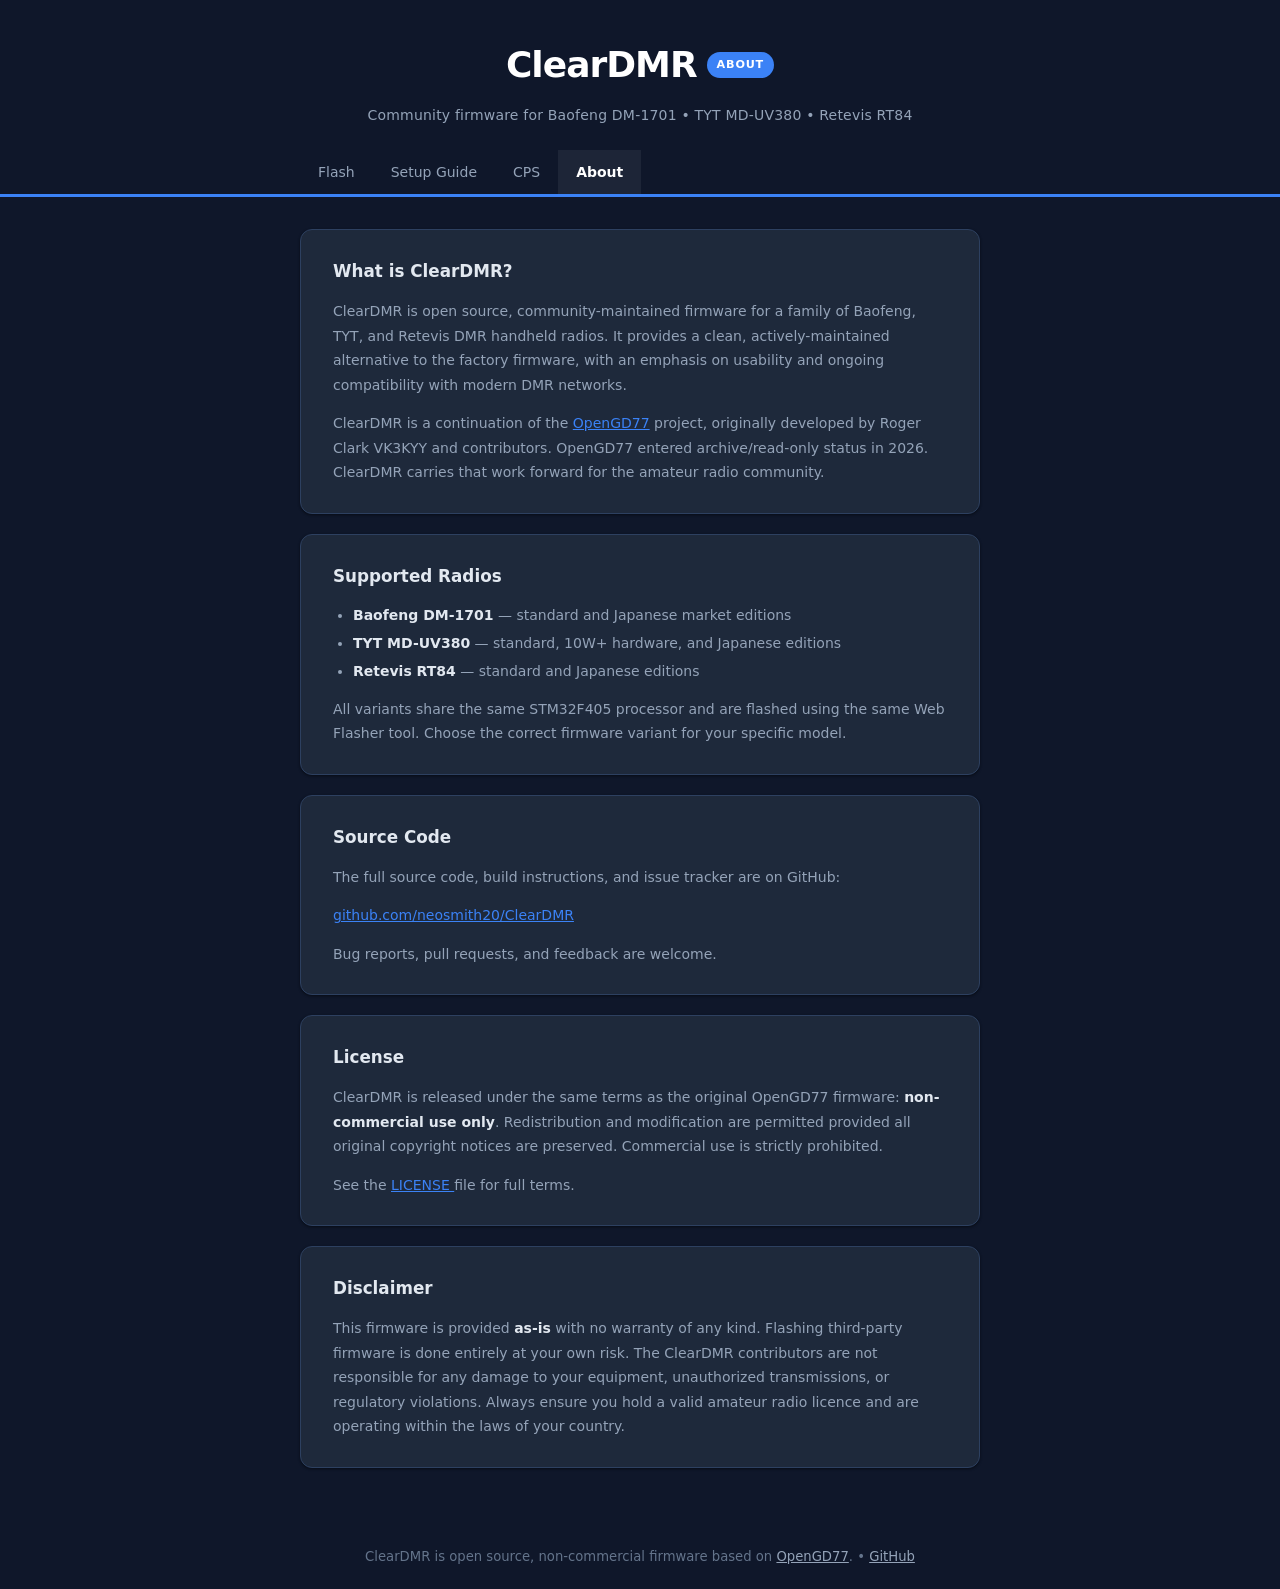
<file: docs/about.html>
<!DOCTYPE html>
<html lang="en">
<head>
  <meta charset="UTF-8">
  <meta name="viewport" content="width=device-width, initial-scale=1.0">
  <title>About — ClearDMR</title>
  <link rel="stylesheet" href="style.css">
</head>
<body>

  <header class="site-header">
    <div class="container">
      <div class="brand">
        <a href="index.html" class="brand-link"><span class="brand-name">ClearDMR</span></a>
        <span class="brand-badge">About</span>
      </div>
      <p class="brand-tagline">
        Community firmware for Baofeng DM-1701 &bull; TYT MD-UV380 &bull; Retevis RT84
      </p>
    </div>
  </header>

  <nav class="site-nav">
    <div class="container">
      <ul class="nav-links">
        <li><a href="index.html" class="nav-link">Flash</a></li>
        <li><a href="setup.html" class="nav-link">Setup Guide</a></li>
        <li><a href="cps/index.html" class="nav-link">CPS</a></li>
        <li><a href="about.html" class="nav-link active">About</a></li>
      </ul>
    </div>
  </nav>

  <main class="container about-main">

    <div class="about-section">
      <h2>What is ClearDMR?</h2>
      <p>
        ClearDMR is open source, community-maintained firmware for a family of
        Baofeng, TYT, and Retevis DMR handheld radios. It provides a clean,
        actively-maintained alternative to the factory firmware, with an emphasis
        on usability and ongoing compatibility with modern DMR networks.
      </p>
      <p>
        ClearDMR is a continuation of the
        <a href="https://www.opengd77.com" target="_blank" rel="noopener">OpenGD77</a>
        project, originally developed by Roger Clark VK3KYY and contributors.
        OpenGD77 entered archive/read-only status in 2026.
        ClearDMR carries that work forward for the amateur radio community.
      </p>
    </div>

    <div class="about-section">
      <h2>Supported Radios</h2>
      <ul>
        <li><strong>Baofeng DM-1701</strong> &mdash; standard and Japanese market editions</li>
        <li><strong>TYT MD-UV380</strong> &mdash; standard, 10W+ hardware, and Japanese editions</li>
        <li><strong>Retevis RT84</strong> &mdash; standard and Japanese editions</li>
      </ul>
      <p>
        All variants share the same STM32F405 processor and are flashed using the same
        Web Flasher tool. Choose the correct firmware variant for your specific model.
      </p>
    </div>

    <div class="about-section">
      <h2>Source Code</h2>
      <p>
        The full source code, build instructions, and issue tracker are on GitHub:
      </p>
      <p>
        <a href="https://github.com/neosmith20/ClearDMR" target="_blank" rel="noopener">
          github.com/neosmith20/ClearDMR
        </a>
      </p>
      <p>
        Bug reports, pull requests, and feedback are welcome.
      </p>
    </div>

    <div class="about-section">
      <h2>License</h2>
      <p>
        ClearDMR is released under the same terms as the original OpenGD77 firmware:
        <strong>non-commercial use only</strong>.
        Redistribution and modification are permitted provided all original copyright
        notices are preserved. Commercial use is strictly prohibited.
      </p>
      <p>
        See the
        <a href="https://github.com/neosmith20/ClearDMR/blob/main/LICENSE" target="_blank" rel="noopener">
          LICENSE
        </a>
        file for full terms.
      </p>
    </div>

    <div class="about-section">
      <h2>Disclaimer</h2>
      <p>
        This firmware is provided <strong>as-is</strong> with no warranty of any kind.
        Flashing third-party firmware is done entirely at your own risk.
        The ClearDMR contributors are not responsible for any damage to your equipment,
        unauthorized transmissions, or regulatory violations.
        Always ensure you hold a valid amateur radio licence and are operating within
        the laws of your country.
      </p>
    </div>

  </main>

  <footer class="site-footer">
    <div class="container">
      <p>
        ClearDMR is open source, non-commercial firmware based on
        <a href="https://www.opengd77.com" target="_blank" rel="noopener">OpenGD77</a>.
        &bull;
        <a href="https://github.com/neosmith20/ClearDMR" target="_blank" rel="noopener">GitHub</a>
      </p>
    </div>
  </footer>

</body>
</html>
</file>
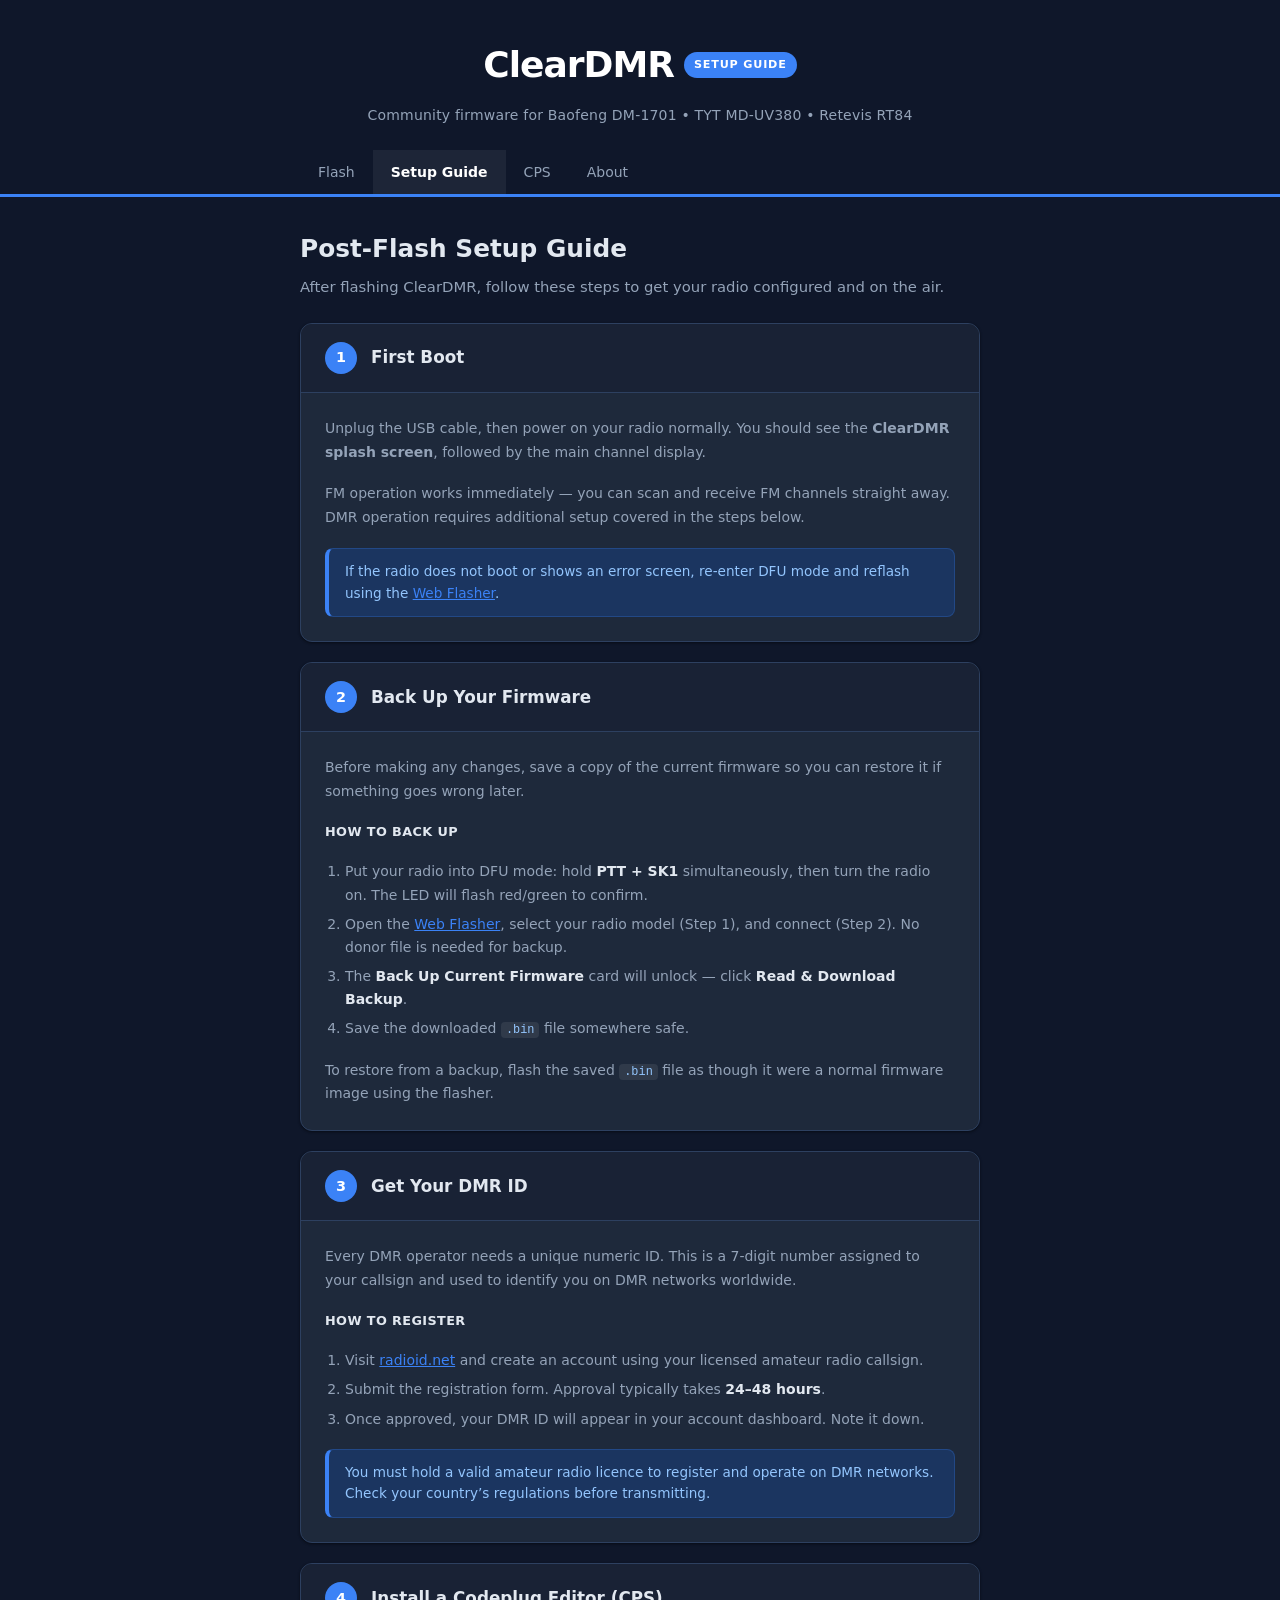
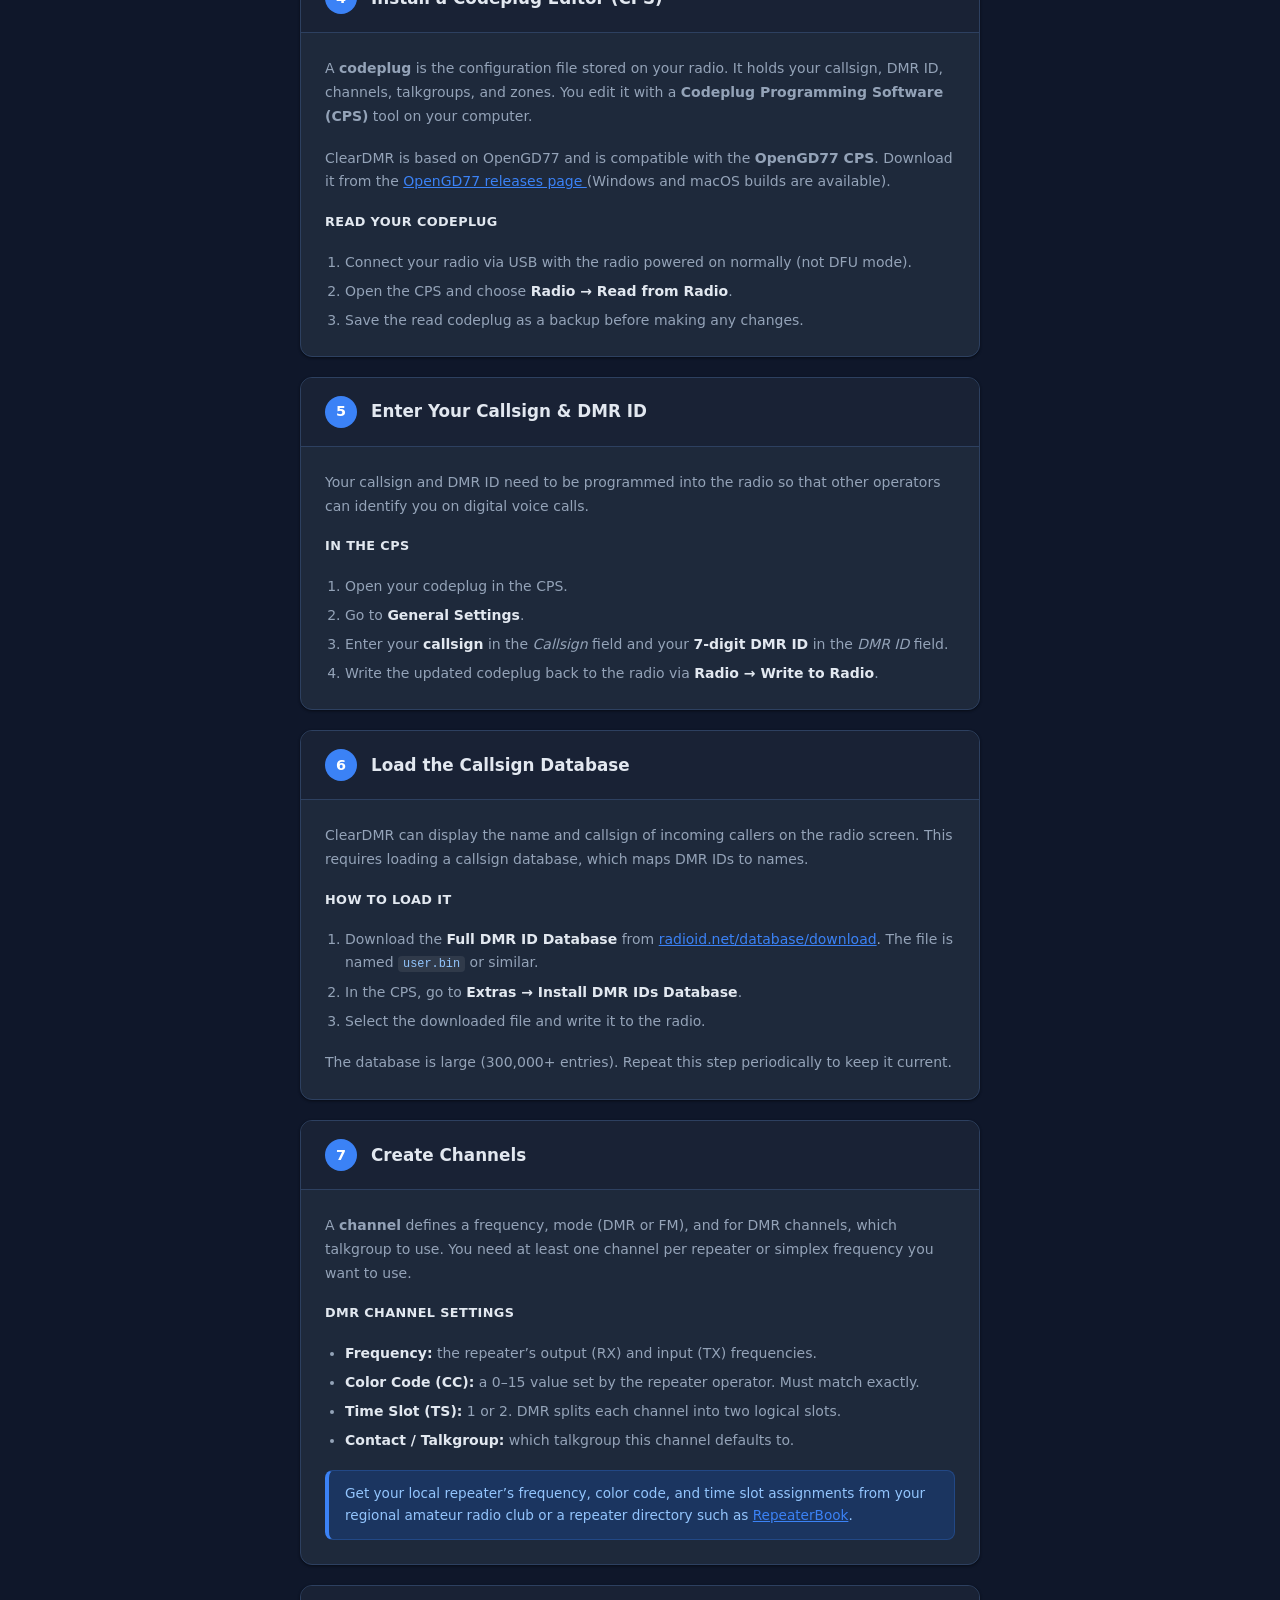
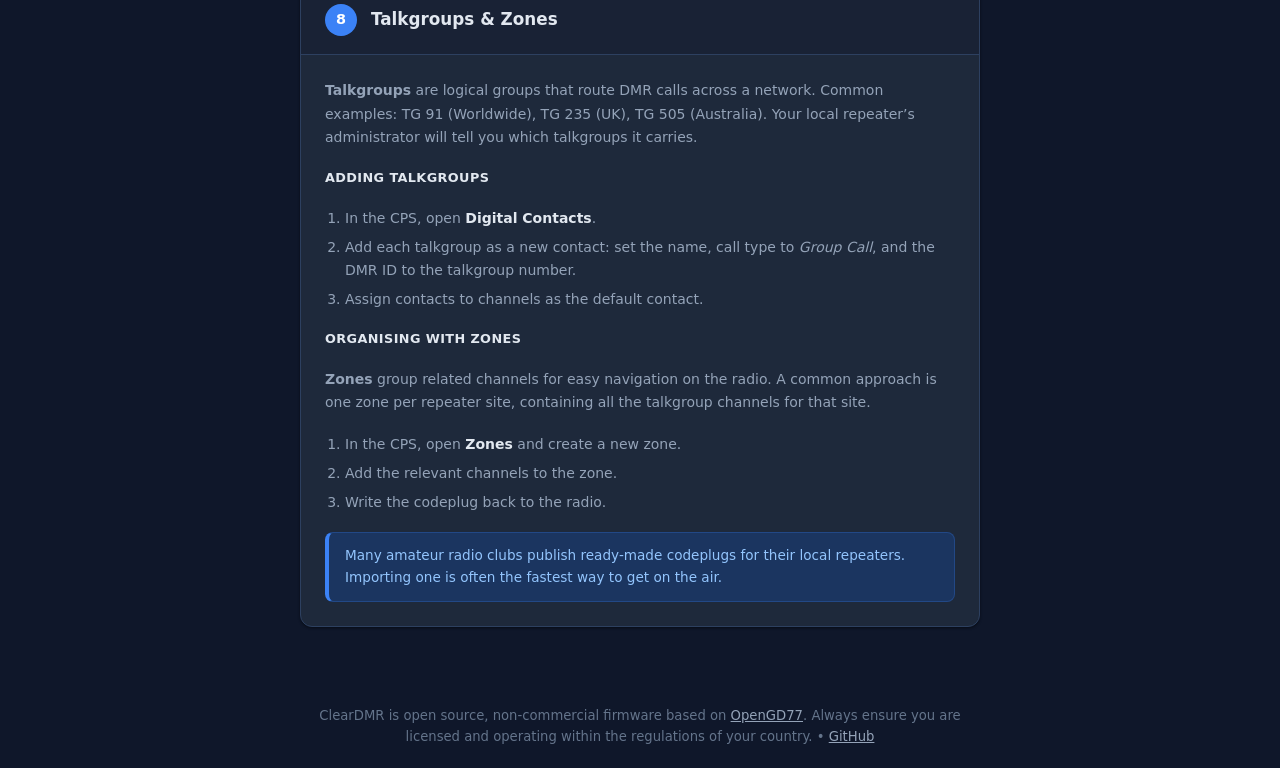
<file: docs/setup.html>
<!DOCTYPE html>
<html lang="en">
<head>
  <meta charset="UTF-8">
  <meta name="viewport" content="width=device-width, initial-scale=1.0">
  <title>Setup Guide — ClearDMR</title>
  <link rel="stylesheet" href="style.css">
</head>
<body>

  <header class="site-header">
    <div class="container">
      <div class="brand">
        <a href="index.html" class="brand-link"><span class="brand-name">ClearDMR</span></a>
        <span class="brand-badge">Setup Guide</span>
      </div>
      <p class="brand-tagline">
        Community firmware for Baofeng DM-1701 &bull; TYT MD-UV380 &bull; Retevis RT84
      </p>
    </div>
  </header>

  <nav class="site-nav">
    <div class="container">
      <ul class="nav-links">
        <li><a href="index.html" class="nav-link">Flash</a></li>
        <li><a href="setup.html" class="nav-link active">Setup Guide</a></li>
        <li><a href="cps/index.html" class="nav-link">CPS</a></li>
        <li><a href="about.html" class="nav-link">About</a></li>
      </ul>
    </div>
  </nav>

  <main class="container guide-main">

    <div class="guide-intro">
      <h1>Post-Flash Setup Guide</h1>
      <p>After flashing ClearDMR, follow these steps to get your radio configured and on the air.</p>
    </div>

    <!-- 1. First boot -->
    <div class="step-card guide-card">
      <div class="step-header">
        <span class="step-number">1</span>
        <h2>First Boot</h2>
      </div>
      <div class="step-body">
        <p>
          Unplug the USB cable, then power on your radio normally. You should see the
          <strong>ClearDMR splash screen</strong>, followed by the main channel display.
        </p>
        <p>
          FM operation works immediately &mdash; you can scan and receive FM channels straight away.
          DMR operation requires additional setup covered in the steps below.
        </p>
        <div class="guide-tip">
          If the radio does not boot or shows an error screen, re-enter DFU mode and
          reflash using the <a href="index.html">Web Flasher</a>.
        </div>
      </div>
    </div>

    <!-- 2. Backup -->
    <div class="step-card guide-card">
      <div class="step-header">
        <span class="step-number">2</span>
        <h2>Back Up Your Firmware</h2>
      </div>
      <div class="step-body">
        <p>
          Before making any changes, save a copy of the current firmware so you can restore it
          if something goes wrong later.
        </p>
        <h3>How to back up</h3>
        <ol>
          <li>Put your radio into DFU mode: hold <strong>PTT + SK1</strong> simultaneously, then turn the radio on. The LED will flash red/green to confirm.</li>
          <li>Open the <a href="index.html">Web Flasher</a>, select your radio model (Step&nbsp;1), and connect (Step&nbsp;2). No donor file is needed for backup.</li>
          <li>The <strong>Back Up Current Firmware</strong> card will unlock &mdash; click <strong>Read &amp; Download Backup</strong>.</li>
          <li>Save the downloaded <code>.bin</code> file somewhere safe.</li>
        </ol>
        <p>
          To restore from a backup, flash the saved <code>.bin</code> file as though it were a
          normal firmware image using the flasher.
        </p>
      </div>
    </div>

    <!-- 3. DMR ID -->
    <div class="step-card guide-card">
      <div class="step-header">
        <span class="step-number">3</span>
        <h2>Get Your DMR ID</h2>
      </div>
      <div class="step-body">
        <p>
          Every DMR operator needs a unique numeric ID. This is a 7-digit number assigned to your
          callsign and used to identify you on DMR networks worldwide.
        </p>
        <h3>How to register</h3>
        <ol>
          <li>
            Visit <a href="https://radioid.net" target="_blank" rel="noopener">radioid.net</a>
            and create an account using your licensed amateur radio callsign.
          </li>
          <li>Submit the registration form. Approval typically takes <strong>24&ndash;48 hours</strong>.</li>
          <li>Once approved, your DMR ID will appear in your account dashboard. Note it down.</li>
        </ol>
        <div class="guide-tip">
          You must hold a valid amateur radio licence to register and operate on DMR networks.
          Check your country&rsquo;s regulations before transmitting.
        </div>
      </div>
    </div>

    <!-- 4. CPS -->
    <div class="step-card guide-card">
      <div class="step-header">
        <span class="step-number">4</span>
        <h2>Install a Codeplug Editor (CPS)</h2>
      </div>
      <div class="step-body">
        <p>
          A <strong>codeplug</strong> is the configuration file stored on your radio. It holds
          your callsign, DMR ID, channels, talkgroups, and zones. You edit it with a
          <strong>Codeplug Programming Software (CPS)</strong> tool on your computer.
        </p>
        <p>
          ClearDMR is based on OpenGD77 and is compatible with the
          <strong>OpenGD77 CPS</strong>.
          Download it from the
          <a href="https://github.com/rogerclarkmelbourne/OpenGD77/releases" target="_blank" rel="noopener">
            OpenGD77 releases page
          </a>
          (Windows and macOS builds are available).
        </p>
        <h3>Read your codeplug</h3>
        <ol>
          <li>Connect your radio via USB with the radio powered on normally (not DFU mode).</li>
          <li>Open the CPS and choose <strong>Radio &rarr; Read from Radio</strong>.</li>
          <li>Save the read codeplug as a backup before making any changes.</li>
        </ol>
      </div>
    </div>

    <!-- 5. Callsign & DMR ID -->
    <div class="step-card guide-card">
      <div class="step-header">
        <span class="step-number">5</span>
        <h2>Enter Your Callsign &amp; DMR ID</h2>
      </div>
      <div class="step-body">
        <p>
          Your callsign and DMR ID need to be programmed into the radio so that other operators
          can identify you on digital voice calls.
        </p>
        <h3>In the CPS</h3>
        <ol>
          <li>Open your codeplug in the CPS.</li>
          <li>Go to <strong>General Settings</strong>.</li>
          <li>
            Enter your <strong>callsign</strong> in the <em>Callsign</em> field and your
            <strong>7-digit DMR ID</strong> in the <em>DMR ID</em> field.
          </li>
          <li>Write the updated codeplug back to the radio via <strong>Radio &rarr; Write to Radio</strong>.</li>
        </ol>
      </div>
    </div>

    <!-- 6. Callsign database -->
    <div class="step-card guide-card">
      <div class="step-header">
        <span class="step-number">6</span>
        <h2>Load the Callsign Database</h2>
      </div>
      <div class="step-body">
        <p>
          ClearDMR can display the name and callsign of incoming callers on the radio screen.
          This requires loading a callsign database, which maps DMR IDs to names.
        </p>
        <h3>How to load it</h3>
        <ol>
          <li>
            Download the <strong>Full DMR ID Database</strong> from
            <a href="https://radioid.net/database/download" target="_blank" rel="noopener">radioid.net/database/download</a>.
            The file is named <code>user.bin</code> or similar.
          </li>
          <li>In the CPS, go to <strong>Extras &rarr; Install DMR IDs Database</strong>.</li>
          <li>Select the downloaded file and write it to the radio.</li>
        </ol>
        <p>
          The database is large (300,000+ entries). Repeat this step periodically to keep it current.
        </p>
      </div>
    </div>

    <!-- 7. Channels -->
    <div class="step-card guide-card">
      <div class="step-header">
        <span class="step-number">7</span>
        <h2>Create Channels</h2>
      </div>
      <div class="step-body">
        <p>
          A <strong>channel</strong> defines a frequency, mode (DMR or FM), and for DMR channels,
          which talkgroup to use. You need at least one channel per repeater or simplex frequency
          you want to use.
        </p>
        <h3>DMR channel settings</h3>
        <ul>
          <li><strong>Frequency:</strong> the repeater&rsquo;s output (RX) and input (TX) frequencies.</li>
          <li><strong>Color Code (CC):</strong> a 0&ndash;15 value set by the repeater operator. Must match exactly.</li>
          <li><strong>Time Slot (TS):</strong> 1 or 2. DMR splits each channel into two logical slots.</li>
          <li><strong>Contact / Talkgroup:</strong> which talkgroup this channel defaults to.</li>
        </ul>
        <div class="guide-tip">
          Get your local repeater&rsquo;s frequency, color code, and time slot assignments from your
          regional amateur radio club or a repeater directory such as
          <a href="https://www.repeaterbook.com" target="_blank" rel="noopener">RepeaterBook</a>.
        </div>
      </div>
    </div>

    <!-- 8. Talkgroups & zones -->
    <div class="step-card guide-card">
      <div class="step-header">
        <span class="step-number">8</span>
        <h2>Talkgroups &amp; Zones</h2>
      </div>
      <div class="step-body">
        <p>
          <strong>Talkgroups</strong> are logical groups that route DMR calls across a network.
          Common examples: TG 91 (Worldwide), TG 235 (UK), TG 505 (Australia).
          Your local repeater&rsquo;s administrator will tell you which talkgroups it carries.
        </p>
        <h3>Adding talkgroups</h3>
        <ol>
          <li>In the CPS, open <strong>Digital Contacts</strong>.</li>
          <li>Add each talkgroup as a new contact: set the name, call type to <em>Group Call</em>,
              and the DMR ID to the talkgroup number.</li>
          <li>Assign contacts to channels as the default contact.</li>
        </ol>
        <h3>Organising with zones</h3>
        <p>
          <strong>Zones</strong> group related channels for easy navigation on the radio.
          A common approach is one zone per repeater site, containing all the talkgroup channels
          for that site.
        </p>
        <ol>
          <li>In the CPS, open <strong>Zones</strong> and create a new zone.</li>
          <li>Add the relevant channels to the zone.</li>
          <li>Write the codeplug back to the radio.</li>
        </ol>
        <div class="guide-tip">
          Many amateur radio clubs publish ready-made codeplugs for their local repeaters.
          Importing one is often the fastest way to get on the air.
        </div>
      </div>
    </div>

  </main>

  <footer class="site-footer">
    <div class="container">
      <p>
        ClearDMR is open source, non-commercial firmware based on
        <a href="https://www.opengd77.com" target="_blank" rel="noopener">OpenGD77</a>.
        Always ensure you are licensed and operating within the regulations of your country.
        &bull;
        <a href="https://github.com/neosmith20/ClearDMR" target="_blank" rel="noopener">GitHub</a>
      </p>
    </div>
  </footer>

</body>
</html>
</file>
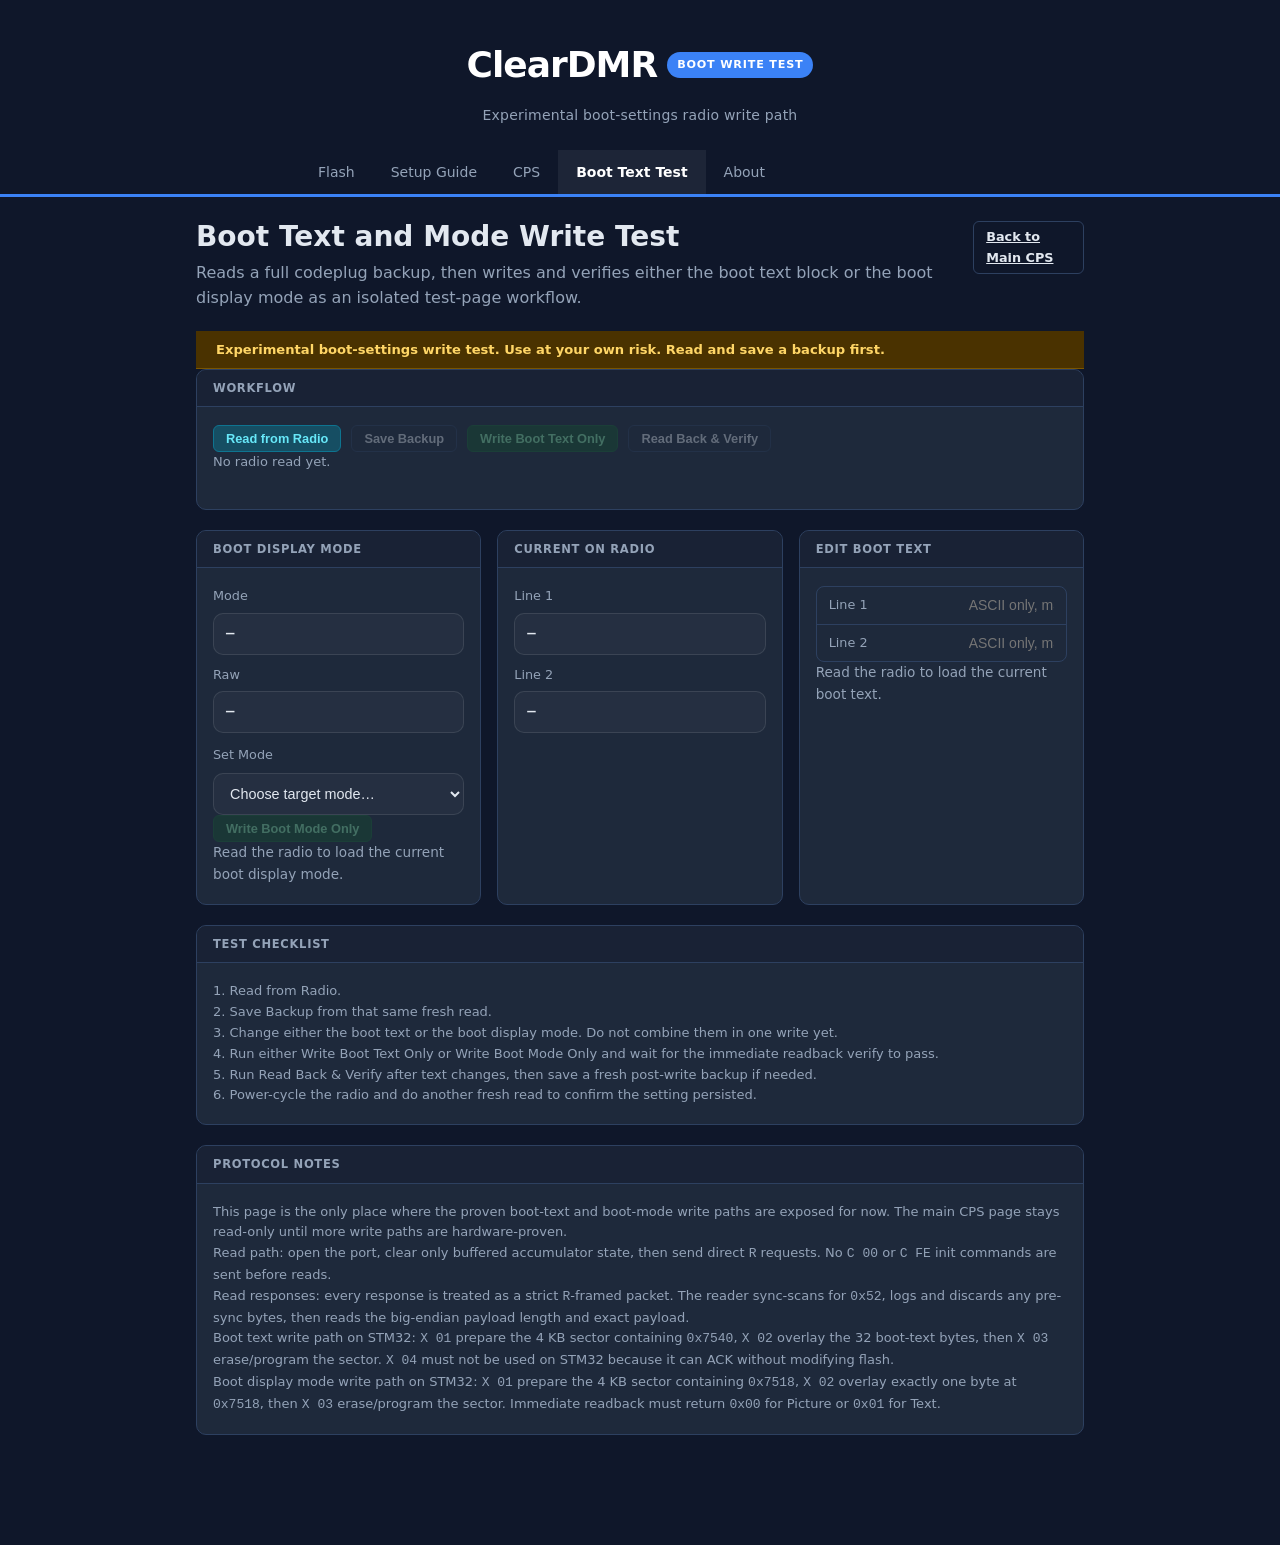
<file: docs/cps/test.html>
<!DOCTYPE html>
<html lang="en">
<head>
  <meta charset="UTF-8">
  <meta name="viewport" content="width=device-width, initial-scale=1.0">
  <title>ClearDMR Boot Write Test</title>
  <link rel="stylesheet" href="../style.css">
  <link rel="stylesheet" href="cps.css">
  <style>
    body.cps-layout {
      height: auto;
      min-height: 100vh;
      overflow-y: auto;
    }
    main.cps-main {
      display: block;
      flex: 0 0 auto;
      overflow: visible;
    }
    .test-shell {
      max-width: 920px;
      margin: 0 auto;
      padding: 24px 16px 96px;
    }
    .test-header {
      display: flex;
      justify-content: space-between;
      gap: 16px;
      align-items: flex-start;
      margin-bottom: 20px;
    }
    .test-title {
      margin: 0 0 6px;
      font-size: 28px;
      line-height: 1.15;
    }
    .test-subtitle {
      margin: 0;
      color: var(--muted);
    }
    .test-grid {
      display: grid;
      grid-template-columns: repeat(auto-fit, minmax(260px, 1fr));
      gap: 16px;
    }
    .test-current {
      display: grid;
      gap: 10px;
    }
    .test-current-row {
      display: grid;
      gap: 6px;
    }
    .test-current-value {
      min-height: 42px;
      padding: 10px 12px;
      border-radius: 10px;
      border: 1px solid rgba(255,255,255,.10);
      background: rgba(255,255,255,.03);
      font: 600 14px/1.4 ui-monospace, SFMono-Regular, Menlo, Consolas, monospace;
      color: var(--text);
      word-break: break-all;
    }
    .test-actions {
      display: flex;
      flex-wrap: wrap;
      gap: 10px;
    }
    .test-meta {
      color: var(--muted);
      font-size: 13px;
      margin: 0;
    }
    .boot-mode-control {
      display: grid;
      gap: 8px;
      margin-top: 12px;
    }
    .boot-mode-control label {
      color: var(--muted);
      font-size: 0.8rem;
    }
    .boot-mode-select {
      box-sizing: border-box;
      width: 100%;
      min-height: 42px;
      padding: 8px 12px;
      border-radius: 10px;
      border: 1px solid rgba(255,255,255,.10);
      background: rgba(255,255,255,.03);
      color: var(--text);
      font-size: 0.9rem;
    }
    .boot-mode-select option {
      background: var(--surface);
      color: var(--text);
    }
  </style>
</head>
<body class="cps-layout">

  <header class="site-header">
    <div class="container">
      <div class="brand">
        <a href="../index.html" class="brand-link"><span class="brand-name">ClearDMR</span></a>
        <span class="brand-badge">Boot Write Test</span>
      </div>
      <p class="brand-tagline">
        Experimental boot-settings radio write path
      </p>
    </div>
  </header>

  <nav class="site-nav">
    <div class="container">
      <ul class="nav-links">
        <li><a href="../index.html" class="nav-link">Flash</a></li>
        <li><a href="../setup.html" class="nav-link">Setup Guide</a></li>
        <li><a href="index.html" class="nav-link">CPS</a></li>
        <li><a href="test.html" class="nav-link active">Boot Text Test</a></li>
        <li><a href="../about.html" class="nav-link">About</a></li>
      </ul>
    </div>
  </nav>

  <main class="cps-main">
    <div class="test-shell">
      <div class="test-header">
        <div>
          <h1 class="test-title">Boot Text and Mode Write Test</h1>
          <p class="test-subtitle">Reads a full codeplug backup, then writes and verifies either the boot text block or the boot display mode as an isolated test-page workflow.</p>
        </div>
        <a href="index.html" class="btn-sm btn-sm-outline">Back to Main CPS</a>
      </div>

      <div class="warn-banner">
        <strong>Experimental boot-settings write test. Use at your own risk. Read and save a backup first.</strong>
      </div>

      <div class="section-card">
        <div class="section-card-header"><h3>Workflow</h3></div>
        <div class="section-card-body">
          <div class="test-actions">
            <button class="btn-sm btn-sm-read" id="read-btn" type="button">Read from Radio</button>
            <button class="btn-sm btn-sm-outline" id="save-backup-btn" type="button" disabled>Save Backup</button>
            <button class="btn-sm btn-sm-write" id="write-btn" type="button" disabled>Write Boot Text Only</button>
            <button class="btn-sm btn-sm-outline" id="verify-btn" type="button" disabled>Read Back &amp; Verify</button>
          </div>
          <p class="test-meta" id="session-meta">No radio read yet.</p>
          <div class="write-progress-wrap" id="progress-wrap">
            <div class="write-progress-bar">
              <div class="write-progress-fill" id="progress-fill"></div>
            </div>
            <div class="write-progress-label" id="progress-label">0%</div>
          </div>
          <p class="write-status" id="status"></p>
        </div>
      </div>

      <div class="test-grid">
        <div class="section-card">
          <div class="section-card-header"><h3>Boot Display Mode</h3></div>
          <div class="section-card-body">
            <div class="test-current">
              <div class="test-current-row">
                <span class="field-label">Mode</span>
                <div class="test-current-value" id="boot-display-mode">—</div>
              </div>
              <div class="test-current-row">
                <span class="field-label">Raw</span>
                <div class="test-current-value" id="boot-display-raw">—</div>
              </div>
            </div>
            <div class="boot-mode-control">
              <label for="boot-mode-select">Set Mode</label>
              <select id="boot-mode-select" class="boot-mode-select">
                <option value="">Choose target mode…</option>
                <option value="0">Picture</option>
                <option value="1">Text</option>
              </select>
            </div>
            <div class="test-actions">
              <button class="btn-sm btn-sm-write" id="write-boot-mode-btn" type="button" disabled>Write Boot Mode Only</button>
            </div>
            <p class="write-status muted" id="boot-mode-status">Read the radio to load the current boot display mode.</p>
          </div>
        </div>

        <div class="section-card">
          <div class="section-card-header"><h3>Current on Radio</h3></div>
          <div class="section-card-body">
            <div class="test-current">
              <div class="test-current-row">
                <span class="field-label">Line 1</span>
                <div class="test-current-value" id="current-line1">—</div>
              </div>
              <div class="test-current-row">
                <span class="field-label">Line 2</span>
                <div class="test-current-value" id="current-line2">—</div>
              </div>
            </div>
          </div>
        </div>

        <div class="section-card">
          <div class="section-card-header"><h3>Edit Boot Text</h3></div>
          <div class="section-card-body">
            <div class="field-group">
              <div class="field-row">
                <span class="field-label">Line 1</span>
                <input type="text" id="edit-line1" class="field-input" maxlength="16" placeholder="ASCII only, max 16 chars">
              </div>
              <div class="field-row">
                <span class="field-label">Line 2</span>
                <input type="text" id="edit-line2" class="field-input" maxlength="16" placeholder="ASCII only, max 16 chars">
              </div>
            </div>
            <p class="write-status muted" id="editor-status">Read the radio to load the current boot text.</p>
          </div>
        </div>
      </div>

      <div class="section-card">
        <div class="section-card-header"><h3>Test Checklist</h3></div>
        <div class="section-card-body">
          <p class="test-meta">1. Read from Radio.</p>
          <p class="test-meta">2. Save Backup from that same fresh read.</p>
          <p class="test-meta">3. Change either the boot text or the boot display mode. Do not combine them in one write yet.</p>
          <p class="test-meta">4. Run either Write Boot Text Only or Write Boot Mode Only and wait for the immediate readback verify to pass.</p>
          <p class="test-meta">5. Run Read Back &amp; Verify after text changes, then save a fresh post-write backup if needed.</p>
          <p class="test-meta">6. Power-cycle the radio and do another fresh read to confirm the setting persisted.</p>
        </div>
      </div>

      <div class="section-card">
        <div class="section-card-header"><h3>Protocol Notes</h3></div>
        <div class="section-card-body">
          <p class="test-meta">This page is the only place where the proven boot-text and boot-mode write paths are exposed for now. The main CPS page stays read-only until more write paths are hardware-proven.</p>
          <p class="test-meta">Read path: open the port, clear only buffered accumulator state, then send direct <code>R</code> requests. No <code>C 00</code> or <code>C FE</code> init commands are sent before reads.</p>
          <p class="test-meta">Read responses: every response is treated as a strict <code>R</code>-framed packet. The reader sync-scans for <code>0x52</code>, logs and discards any pre-sync bytes, then reads the big-endian payload length and exact payload.</p>
          <p class="test-meta">Boot text write path on STM32: <code>X 01</code> prepare the 4 KB sector containing <code>0x7540</code>, <code>X 02</code> overlay the 32 boot-text bytes, then <code>X 03</code> erase/program the sector. <code>X 04</code> must not be used on STM32 because it can ACK without modifying flash.</p>
          <p class="test-meta">Boot display mode write path on STM32: <code>X 01</code> prepare the 4 KB sector containing <code>0x7518</code>, <code>X 02</code> overlay exactly one byte at <code>0x7518</code>, then <code>X 03</code> erase/program the sector. Immediate readback must return <code>0x00</code> for Picture or <code>0x01</code> for Text.</p>
        </div>
      </div>
    </div>
  </main>

  <script src="radio-read.js?v=20260428-simple-v1"></script>
  <script src="radio-write.js"></script>
  <script src="cps.js"></script>
  <script>
  'use strict';

  // Test-page-only boot-settings workflow. Keep this isolated here until broader
  // write paths are proven stable on hardware and deliberately integrated into
  // the main CPS UI.
  // Boot display mode at 0x7518 is hardware-confirmed on STM32 radios:
  //   0x00 = Picture
  //   0x01 = Text/Chars
  // This page exposes a guarded one-byte mode write using the same STM32
  // sector-overlay path as the proven boot-text write flow.
  const BOOT_DISPLAY_MODE_OFFSET = 0x7518;
  const BOOT_DISPLAY_MODE_PICTURE = 0x00;
  const BOOT_DISPLAY_MODE_TEXT = 0x01;
  const BOOT_TEXT_OFFSET = 0x7540;
  const TEST_BOOT_TEXT_LINE_LEN = 16;
  const TEST_BOOT_TEXT_TOTAL_LEN = 32;
  const CODEPLUG_SIZE = 0x20000;
  const ASCII_RE = /^[\x20-\x7E]*$/;
  const TEST_SERIAL_FILTERS = [{ usbVendorId: 0x1FC9, usbProductId: 0x0094 }];
  const TEST_WRITE_BYTE = 0x58;
  const TEST_READ_FLASH_AREA = 0x01;
  const TEST_STM32_SECTOR_SIZE = 4096;

  let loadedCodeplug = null;
  let loadedFilename = '';
  let sessionFreshRadioRead = false;
  let sessionBackupSaved = false;
  let busy = false;

  const readBtn = document.getElementById('read-btn');
  const saveBackupBtn = document.getElementById('save-backup-btn');
  const writeBtn = document.getElementById('write-btn');
  const verifyBtn = document.getElementById('verify-btn');
  const progressWrap = document.getElementById('progress-wrap');
  const progressFill = document.getElementById('progress-fill');
  const progressLabel = document.getElementById('progress-label');
  const statusEl = document.getElementById('status');
  const sessionMetaEl = document.getElementById('session-meta');
  const bootDisplayModeEl = document.getElementById('boot-display-mode');
  const bootDisplayRawEl = document.getElementById('boot-display-raw');
  const bootModeSelectEl = document.getElementById('boot-mode-select');
  const writeBootModeBtn = document.getElementById('write-boot-mode-btn');
  const bootModeStatusEl = document.getElementById('boot-mode-status');
  const currentLine1El = document.getElementById('current-line1');
  const currentLine2El = document.getElementById('current-line2');
  const editLine1El = document.getElementById('edit-line1');
  const editLine2El = document.getElementById('edit-line2');
  const editorStatusEl = document.getElementById('editor-status');

  function makeStamp() {
    const d = new Date();
    const p = n => String(n).padStart(2, '0');
    return `${d.getFullYear()}${p(d.getMonth() + 1)}${p(d.getDate())}_${p(d.getHours())}${p(d.getMinutes())}${p(d.getSeconds())}`;
  }

  function setStatus(msg, cls = '') {
    statusEl.textContent = msg;
    statusEl.className = 'write-status' + (cls ? ' ' + cls : '');
  }

  function setEditorStatus(msg, cls = 'muted') {
    editorStatusEl.textContent = msg;
    editorStatusEl.className = 'write-status' + (cls ? ' ' + cls : '');
  }

  function setBootModeStatus(msg, cls = 'muted') {
    bootModeStatusEl.textContent = msg;
    bootModeStatusEl.className = 'write-status' + (cls ? ' ' + cls : '');
  }

  function setProgress(pct, msg = '') {
    progressWrap.classList.add('visible');
    progressFill.style.width = `${pct}%`;
    progressLabel.textContent = `${pct}%`;
    if (msg) setStatus(msg, 'muted');
  }

  function resetProgress() {
    progressWrap.classList.remove('visible');
    progressFill.style.width = '0%';
    progressLabel.textContent = '0%';
  }

  function downloadBlob(name, blob) {
    const url = URL.createObjectURL(blob);
    const a = document.createElement('a');
    a.href = url;
    a.download = name;
    a.click();
    URL.revokeObjectURL(url);
  }

  function getEditedLines() {
    return {
      line1: (editLine1El.value || '').substring(0, TEST_BOOT_TEXT_LINE_LEN),
      line2: (editLine2El.value || '').substring(0, TEST_BOOT_TEXT_LINE_LEN),
    };
  }

  function encodeBootTextBytes(lines) {
    const out = new Uint8Array(TEST_BOOT_TEXT_TOTAL_LEN);
    out.fill(0xFF);
    [lines.line1 || '', lines.line2 || ''].forEach((text, lineIndex) => {
      const clipped = String(text).substring(0, TEST_BOOT_TEXT_LINE_LEN);
      if (!ASCII_RE.test(clipped)) {
        throw new Error(`Boot text line ${lineIndex + 1} must use printable ASCII characters only.`);
      }
      for (let i = 0; i < clipped.length; i++) {
        out[lineIndex * TEST_BOOT_TEXT_LINE_LEN + i] = clipped.charCodeAt(i);
      }
    });
    return out;
  }

  function extractBootTextBytes(arrayBuffer) {
    if (arrayBuffer.byteLength < CODEPLUG_SIZE) {
      throw new Error(`Codeplug is ${arrayBuffer.byteLength} bytes — expected ${CODEPLUG_SIZE}.`);
    }
    return new Uint8Array(arrayBuffer.slice(BOOT_TEXT_OFFSET, BOOT_TEXT_OFFSET + TEST_BOOT_TEXT_TOTAL_LEN));
  }

  function compareBootTextBytes(expected, actual) {
    if (expected.length !== actual.length) {
      throw new Error(`Verify failed: expected ${expected.length} bytes, read ${actual.length}.`);
    }
    for (let i = 0; i < expected.length; i++) {
      if (expected[i] !== actual[i]) {
        throw new Error(
          `Verify mismatch at 0x${(BOOT_TEXT_OFFSET + i).toString(16).toUpperCase()}: ` +
          `expected 0x${expected[i].toString(16).toUpperCase().padStart(2, '0')}, ` +
          `read 0x${actual[i].toString(16).toUpperCase().padStart(2, '0')}.`
        );
      }
    }
  }

  function formatHexByte(value) {
    return `0x${value.toString(16).toUpperCase().padStart(2, '0')}`;
  }

  function isKnownBootDisplayMode(rawValue) {
    return rawValue === BOOT_DISPLAY_MODE_PICTURE || rawValue === BOOT_DISPLAY_MODE_TEXT;
  }

  function getSelectedBootModeValue() {
    if (bootModeSelectEl.value === '0') {
      return BOOT_DISPLAY_MODE_PICTURE;
    }
    if (bootModeSelectEl.value === '1') {
      return BOOT_DISPLAY_MODE_TEXT;
    }
    return null;
  }

  function syncBootModeSelector(rawValue) {
    bootModeSelectEl.value = rawValue === BOOT_DISPLAY_MODE_PICTURE
      ? '0'
      : rawValue === BOOT_DISPLAY_MODE_TEXT
        ? '1'
        : '';
  }

  function decodeBootDisplayMode(rawValue) {
    if (rawValue === BOOT_DISPLAY_MODE_PICTURE) {
      return 'Picture';
    }
    if (rawValue === BOOT_DISPLAY_MODE_TEXT) {
      return 'Text';
    }
    return `Unknown (${formatHexByte(rawValue)})`;
  }

  function renderBootDisplayMode(parser) {
    const rawValue = parser.view.getUint8(BOOT_DISPLAY_MODE_OFFSET);
    bootDisplayModeEl.textContent = decodeBootDisplayMode(rawValue);
    bootDisplayRawEl.textContent = formatHexByte(rawValue);
  }

  function renderCurrentBootText(parser) {
    const text = parser.bootText;
    currentLine1El.textContent = text.line1 || '—';
    currentLine2El.textContent = text.line2 || '—';
  }

  function refreshSessionMeta() {
    if (!loadedCodeplug) {
      sessionMetaEl.textContent = 'No radio read yet.';
      return;
    }
    const flags = [];
    flags.push(`Source: ${loadedFilename || 'radio read'}`);
    flags.push(sessionFreshRadioRead ? 'Fresh radio read: yes' : 'Fresh radio read: no');
    flags.push(sessionBackupSaved ? 'Backup saved: yes' : 'Backup saved: no');
    sessionMetaEl.textContent = flags.join(' • ');
  }

  function refreshButtons() {
    const lines = getEditedLines();
    const hasCodeplug = !!loadedCodeplug;
    const asciiOk = ASCII_RE.test(lines.line1) && ASCII_RE.test(lines.line2);
    const selectedBootMode = getSelectedBootModeValue();
    const bootModeSelected = selectedBootMode === BOOT_DISPLAY_MODE_PICTURE || selectedBootMode === BOOT_DISPLAY_MODE_TEXT;

    readBtn.disabled = busy;
    saveBackupBtn.disabled = busy || !hasCodeplug || !sessionFreshRadioRead;
    verifyBtn.disabled = busy || !hasCodeplug;
    writeBtn.disabled = busy || !hasCodeplug || !sessionFreshRadioRead || !sessionBackupSaved || !asciiOk;
    writeBootModeBtn.disabled = busy || !hasCodeplug || !sessionFreshRadioRead || !sessionBackupSaved || !bootModeSelected;

    if (!hasCodeplug) {
      setEditorStatus('Read the radio to load the current boot text.', 'muted');
    } else if (!asciiOk) {
      setEditorStatus('Boot text must use printable ASCII characters only.', 'err');
    } else if (!sessionFreshRadioRead) {
      setEditorStatus('Read the radio again before any further write.', 'muted');
    } else if (!sessionBackupSaved) {
      setEditorStatus('Save a backup from this fresh read before writing.', 'muted');
    } else {
      setEditorStatus('Ready to write boot text only.', 'ok');
    }

    if (!hasCodeplug) {
      setBootModeStatus('Read the radio to load the current boot display mode.', 'muted');
    } else if (!sessionFreshRadioRead) {
      setBootModeStatus('Read the radio again before any further write.', 'muted');
    } else if (!sessionBackupSaved) {
      setBootModeStatus('Save a backup from this fresh read before writing.', 'muted');
    } else if (!bootModeSelected) {
      setBootModeStatus('Select Picture or Text before writing boot display mode.', 'muted');
    } else {
      setBootModeStatus('Ready to write boot display mode only.', 'ok');
    }

    refreshSessionMeta();
  }

  function setLoadedCodeplug(buffer, filename, { syncEditor = false, syncBootMode = true } = {}) {
    loadedCodeplug = new CodeplugParser(buffer);
    loadedCodeplug.filename = filename;
    loadedFilename = filename;
    renderBootDisplayMode(loadedCodeplug);
    if (syncBootMode) {
      syncBootModeSelector(loadedCodeplug.view.getUint8(BOOT_DISPLAY_MODE_OFFSET));
    }
    renderCurrentBootText(loadedCodeplug);
    if (syncEditor) {
      const text = loadedCodeplug.bootText;
      editLine1El.value = text.line1;
      editLine2El.value = text.line2;
    }
    refreshButtons();
  }

  async function readFromRadio({ syncEditor = true, statusPrefix = 'Reading codeplug backup…' } = {}) {
    busy = true;
    resetProgress();
    setStatus('Connecting…', 'muted');
    refreshButtons();
    try {
      const result = await cpreadReadCodeplug(({ pct, msg }) => {
        setProgress(pct, msg || statusPrefix);
      });
      const filename = `boottext_test_backup_${makeStamp()}.g77`;
      sessionFreshRadioRead = true;
      sessionBackupSaved = false;
      setLoadedCodeplug(result.buffer, filename, { syncEditor });
      progressFill.style.width = '100%';
      progressLabel.textContent = '100%';
      setStatus('Radio read complete. Save this backup before writing anything.', 'ok');
      return result;
    } finally {
      busy = false;
      refreshButtons();
    }
  }

  readBtn.addEventListener('click', async () => {
    try {
      await readFromRadio({ syncEditor: true });
    } catch (err) {
      resetProgress();
      if (err.name === 'NotFoundError') {
        setStatus('No device selected.', 'muted');
      } else {
        setStatus(`Read failed: ${err.message}`, 'err');
      }
    }
  });

  saveBackupBtn.addEventListener('click', () => {
    if (!loadedCodeplug) return;
    const blob = new Blob([loadedCodeplug.toArrayBuffer()], { type: 'application/octet-stream' });
    downloadBlob(loadedFilename || `boottext_test_backup_${makeStamp()}.g77`, blob);
    sessionBackupSaved = true;
    setStatus('Backup saved. You may now write boot text only or boot mode only.', 'ok');
    refreshButtons();
  });

  async function cpwrWriteBootDisplayMode(modeValue, onProgress) {
    if (!navigator.serial) {
      throw new Error('Web Serial API not available. Use Chrome or Edge 89+.');
    }
    if (!isKnownBootDisplayMode(modeValue)) {
      throw new Error(`Refusing boot display mode write for invalid value ${formatHexByte(modeValue)}.`);
    }

    cpwrEnsureSingleWriteSector(
      BOOT_DISPLAY_MODE_OFFSET,
      1,
      TEST_STM32_SECTOR_SIZE
    );

    const payload = Uint8Array.of(modeValue);
    let session = null;
    let readTaskStarted = false;

    try {
      onProgress?.({ phase: 'write', pct: 0, msg: 'Connecting…' });
      session = await cprdOpenSerialSession(TEST_SERIAL_FILTERS, 'cpwrWriteBootDisplayMode', { claimIO: false });
      const { port } = session;
      await cpwrDrainBuffer(port);
      cprdClaimSerialSessionIO(session);
      session.writer.__cprdSession = session;
      const { writer, acc } = session;
      await cprdPrimeRadioConnection(writer, acc);
      const radioInfo = await cprdReadRadioInfo(writer, acc);
      if (!radioInfo.isSTM32) {
        throw new Error(`Unsupported radio type ${radioInfo.radioType}. This boot-mode write path is hardened only for STM32-family radios.`);
      }

      onProgress?.({ phase: 'write', pct: 35, msg: 'Writing boot display mode…' });
      await cpwrPrepareSector(writer, acc, BOOT_DISPLAY_MODE_OFFSET, TEST_WRITE_BYTE);
      await cpwrSendData(writer, acc, BOOT_DISPLAY_MODE_OFFSET, payload, TEST_WRITE_BYTE);
      await cpwrWriteSector(writer, acc, BOOT_DISPLAY_MODE_OFFSET, TEST_WRITE_BYTE);

      await cprdBeginCodeplugReadTask(writer, acc);
      readTaskStarted = true;
      onProgress?.({ phase: 'verify', pct: 70, msg: 'Reading back boot display mode…' });
      const readBack = await cprdReadChunk(writer, acc, TEST_READ_FLASH_AREA, BOOT_DISPLAY_MODE_OFFSET, 1, 0);
      if (readBack.length !== 1 || readBack[0] !== modeValue) {
        throw new Error(
          `Boot display mode verify mismatch at 0x${BOOT_DISPLAY_MODE_OFFSET.toString(16).toUpperCase()}: ` +
          `wrote ${formatHexByte(modeValue)}, read ${formatHexByte(readBack[0] ?? 0)}.`
        );
      }
      await cprdEndCodeplugReadTask(writer, acc);
      readTaskStarted = false;

      return { ok: true, radioInfo, value: modeValue };
    } finally {
      if (readTaskStarted && session?.writer && session?.acc) {
        try { await cprdEndCodeplugReadTask(session.writer, session.acc); } catch (_) {}
      }
      await cprdCloseSerialSession(session, readTaskStarted ? 'boot mode write aborted during verify' : 'boot mode write completed');
    }
  }

  writeBtn.addEventListener('click', async () => {
    if (!loadedCodeplug || !sessionFreshRadioRead || !sessionBackupSaved) return;
    busy = true;
    resetProgress();
    setStatus('Preparing boot text write…', 'muted');
    refreshButtons();

    try {
      const lines = getEditedLines();
      const writeBuffer = loadedCodeplug.toArrayBuffer();
      const parser = new CodeplugParser(writeBuffer);
      parser.writeBootText(lines);
      await cpwrWriteBootText(writeBuffer, ({ pct, msg }) => {
        setProgress(pct, msg || 'Writing boot text…');
      });
      loadedCodeplug = parser;
      renderCurrentBootText(parser);
      sessionFreshRadioRead = false;
      sessionBackupSaved = false;
      progressFill.style.width = '100%';
      progressLabel.textContent = '100%';
      setStatus('Write succeeded. Immediate readback matched exactly. Read the radio again before any further write.', 'ok');
    } catch (err) {
      resetProgress();
      if (err.name === 'NotFoundError') {
        setStatus('No device selected.', 'muted');
      } else {
        sessionFreshRadioRead = false;
        sessionBackupSaved = false;
        setStatus(`Write failed: ${err.message}`, 'err');
      }
    } finally {
      busy = false;
      refreshButtons();
    }
  });

  writeBootModeBtn.addEventListener('click', async () => {
    if (!loadedCodeplug || !sessionFreshRadioRead || !sessionBackupSaved) return;
    const selectedBootMode = getSelectedBootModeValue();
    if (!isKnownBootDisplayMode(selectedBootMode)) return;

    busy = true;
    resetProgress();
    setStatus('Preparing boot mode write…', 'muted');
    refreshButtons();

    try {
      const writeBuffer = loadedCodeplug.toArrayBuffer();
      const parser = new CodeplugParser(writeBuffer);
      parser.view.setUint8(BOOT_DISPLAY_MODE_OFFSET, selectedBootMode);
      await cpwrWriteBootDisplayMode(selectedBootMode, ({ pct, msg }) => {
        setProgress(pct, msg || 'Writing boot display mode…');
      });
      loadedCodeplug = parser;
      renderBootDisplayMode(parser);
      syncBootModeSelector(selectedBootMode);
      sessionFreshRadioRead = false;
      sessionBackupSaved = false;
      progressFill.style.width = '100%';
      progressLabel.textContent = '100%';
      setStatus('Boot mode write succeeded. Immediate readback matched exactly. Read the radio again before any further write.', 'ok');
    } catch (err) {
      resetProgress();
      if (err.name === 'NotFoundError') {
        setStatus('No device selected.', 'muted');
      } else {
        sessionFreshRadioRead = false;
        sessionBackupSaved = false;
        setStatus(`Boot mode write failed: ${err.message}`, 'err');
      }
    } finally {
      busy = false;
      refreshButtons();
    }
  });

  verifyBtn.addEventListener('click', async () => {
    if (!loadedCodeplug) return;
    busy = true;
    resetProgress();
    setStatus('Reading back from radio for verification…', 'muted');
    refreshButtons();

    try {
      const expected = encodeBootTextBytes(getEditedLines());
      const result = await cpreadReadCodeplug(({ pct, msg }) => {
        setProgress(pct, msg || 'Reading back from radio…');
      });
      const filename = `boottext_test_backup_${makeStamp()}.g77`;
      sessionFreshRadioRead = true;
      sessionBackupSaved = false;
      setLoadedCodeplug(result.buffer, filename, { syncEditor: false });
      const actual = extractBootTextBytes(result.buffer);
      compareBootTextBytes(expected, actual);
      progressFill.style.width = '100%';
      progressLabel.textContent = '100%';
      setStatus('Verification passed. The radio boot text matches the editor fields exactly. Save the fresh backup again before any write.', 'ok');
    } catch (err) {
      resetProgress();
      if (err.name === 'NotFoundError') {
        setStatus('No device selected.', 'muted');
      } else {
        setStatus(`Verification failed: ${err.message}`, 'err');
      }
    } finally {
      busy = false;
      refreshButtons();
    }
  });

  [editLine1El, editLine2El].forEach(el => {
    el.addEventListener('input', refreshButtons);
  });
  bootModeSelectEl.addEventListener('change', refreshButtons);

  resetProgress();
  refreshButtons();
  </script>
</body>
</html>
</file>
<file: docs/style.css>
/* ─── Reset & base ────────────────────────────────────────────────────────── */
*, *::before, *::after { box-sizing: border-box; margin: 0; padding: 0; }

:root {
  --blue:        #3b82f6;
  --blue-dark:   #2563eb;
  --blue-tint:   #1b3560;
  --green:       #22c55e;
  --green-tint:  rgba(34,197,94,.1);
  --green-border:rgba(34,197,94,.3);
  --yellow-bg:   #1c1503;
  --yellow-border:#713f12;
  --yellow-text: #fde68a;
  --red:         #f87171;
  --bg:          #0f172a;
  --surface:     #1e293b;
  --border:      #2d4060;
  --text:        #e2e8f0;
  --muted:       #94a3b8;
  --locked-bg:   #141e2e;
  --locked-text: #3d5470;
  --header-bg:   #0f172a;
  --radius:      12px;
  --shadow:      0 1px 3px rgba(0,0,0,.3), 0 1px 2px rgba(0,0,0,.2);
  --shadow-md:   0 4px 6px rgba(0,0,0,.35), 0 2px 4px rgba(0,0,0,.25);
}

body {
  font-family: system-ui, -apple-system, 'Segoe UI', Roboto, sans-serif;
  font-size: 16px;
  line-height: 1.6;
  color: var(--text);
  background: var(--bg);
  min-height: 100vh;
  display: flex;
  flex-direction: column;
}

a { color: var(--blue); }
a:hover { color: var(--blue-dark); }

.hidden { display: none !important; }

.container {
  max-width: 720px;
  margin: 0 auto;
  padding: 0 20px;
}

/* ─── Browser banner ──────────────────────────────────────────────────────── */
.browser-banner {
  background: var(--yellow-bg);
  border-bottom: 1px solid var(--yellow-border);
  color: var(--yellow-text);
  padding: 12px 20px;
  text-align: center;
  font-size: 0.875rem;
}
.browser-banner a { color: var(--yellow-text); font-weight: 600; text-decoration: underline; }

/* ─── Header ──────────────────────────────────────────────────────────────── */
.site-header {
  background: var(--header-bg);
  padding: 36px 0 24px;
  text-align: center;
  flex-shrink: 0;
}

.brand {
  display: inline-flex;
  align-items: center;
  gap: 10px;
  margin-bottom: 10px;
}

.brand-name {
  font-size: 2.25rem;
  font-weight: 800;
  letter-spacing: -1px;
  color: #fff;
}

.brand-badge {
  background: var(--blue);
  color: #fff;
  font-size: 0.7rem;
  font-weight: 700;
  padding: 4px 10px;
  border-radius: 100px;
  text-transform: uppercase;
  letter-spacing: 0.8px;
  align-self: center;
}

.brand-tagline {
  font-size: 0.875rem;
  color: #94a3b8;
  letter-spacing: 0.2px;
}

/* ─── Main layout ─────────────────────────────────────────────────────────── */
main.container {
  padding-top: 32px;
  padding-bottom: 56px;
  display: flex;
  flex-direction: column;
  gap: 20px;
  flex: 1;
}

/* ─── Windows driver notice ───────────────────────────────────────────────── */
.notice-card {
  background: #1c1503;
  border: 1px solid #713f12;
  border-left: 4px solid #d97706;
  border-radius: var(--radius);
  box-shadow: var(--shadow);
  overflow: hidden;
}

.notice-header {
  display: flex;
  align-items: center;
  gap: 12px;
  padding: 16px 24px;
  border-bottom: 1px solid #713f12;
  background: #231a07;
}

.notice-icon {
  font-size: 1.2rem;
  color: #f59e0b;
  flex-shrink: 0;
}

.notice-header h2 {
  font-size: 1.05rem;
  font-weight: 600;
  color: #fcd34d;
}

.notice-body {
  padding: 20px 24px;
  display: flex;
  flex-direction: column;
  gap: 14px;
}

.notice-body p {
  font-size: 0.875rem;
  color: #fde68a;
  line-height: 1.65;
}

.notice-body ol {
  padding-left: 20px;
  display: flex;
  flex-direction: column;
  gap: 7px;
  font-size: 0.875rem;
  color: #fde68a;
  line-height: 1.65;
}

.notice-body strong { color: #fef08a; font-weight: 600; }
.notice-body a { color: #fcd34d; font-weight: 600; }
.notice-body a:hover { color: #fef08a; }

/* ─── Step cards ──────────────────────────────────────────────────────────── */
.step-card {
  background: var(--surface);
  border: 1px solid var(--border);
  border-radius: var(--radius);
  box-shadow: var(--shadow);
  overflow: hidden;
  transition: box-shadow 0.2s, opacity 0.3s;
}

.step-card:not(.locked):hover {
  box-shadow: var(--shadow-md);
}

.step-card.locked {
  background: var(--locked-bg);
  opacity: 0.5;
  pointer-events: none;
  user-select: none;
}

.step-header {
  display: flex;
  align-items: center;
  gap: 14px;
  padding: 18px 24px;
  border-bottom: 1px solid var(--border);
  background: #192235;
}

.step-card.locked .step-header {
  border-bottom-color: transparent;
}

.step-number {
  display: flex;
  align-items: center;
  justify-content: center;
  width: 32px;
  height: 32px;
  background: var(--blue);
  color: #fff;
  border-radius: 50%;
  font-weight: 700;
  font-size: 0.9rem;
  flex-shrink: 0;
  transition: background 0.2s;
}

.step-card.locked .step-number {
  background: var(--locked-text);
}

.step-card.complete .step-number {
  background: var(--green);
}

.step-header h2 {
  font-size: 1.05rem;
  font-weight: 600;
  color: var(--text);
}

.step-card.locked .step-header h2 {
  color: var(--locked-text);
}

.step-body {
  padding: 24px;
  display: flex;
  flex-direction: column;
  gap: 18px;
}

/* ─── Radio model grid ────────────────────────────────────────────────────── */
.radio-grid {
  display: grid;
  grid-template-columns: repeat(3, 1fr);
  gap: 12px;
}

@media (max-width: 520px) {
  .radio-grid { grid-template-columns: 1fr; }
}

.radio-btn {
  display: flex;
  flex-direction: column;
  gap: 5px;
  padding: 18px 14px;
  background: var(--bg);
  border: 2px solid var(--border);
  border-radius: 10px;
  cursor: pointer;
  text-align: left;
  font-family: inherit;
  transition: border-color 0.15s, background 0.15s, box-shadow 0.15s;
}

.radio-btn strong {
  font-size: 0.95rem;
  color: var(--text);
  font-weight: 600;
}

.radio-btn span {
  font-size: 0.8rem;
  color: var(--muted);
}

.radio-btn:hover {
  border-color: var(--blue);
  background: var(--blue-tint);
}

.radio-btn.selected {
  border-color: var(--blue);
  background: var(--blue-tint);
  box-shadow: 0 0 0 3px rgba(37,99,235,.12);
}

.radio-btn.selected strong {
  color: var(--blue);
}

/* ─── Info box ────────────────────────────────────────────────────────────── */
.info-box {
  background: #162234;
  border: 1px solid var(--border);
  border-left: 4px solid var(--blue);
  border-radius: 8px;
  padding: 16px 18px;
  display: flex;
  flex-direction: column;
  gap: 10px;
}

.info-box h3 {
  font-size: 0.875rem;
  font-weight: 700;
  color: var(--text);
  text-transform: uppercase;
  letter-spacing: 0.4px;
}

.info-box p, .info-box li {
  font-size: 0.875rem;
  color: var(--muted);
  line-height: 1.65;
}

.info-box ol {
  padding-left: 20px;
  display: flex;
  flex-direction: column;
  gap: 7px;
}

.info-box strong { color: var(--text); font-weight: 600; }

.info-box code {
  background: rgba(255,255,255,.08);
  color: #93c5fd;
  padding: 1px 5px;
  border-radius: 4px;
  font-size: 0.85em;
  font-family: 'Menlo', 'Consolas', monospace;
}

/* ─── File picker ─────────────────────────────────────────────────────────── */
.file-picker-area {
  display: flex;
  flex-direction: column;
  align-items: flex-start;
  gap: 10px;
  border: 2px dashed var(--border);
  border-radius: 10px;
  padding: 22px 24px;
  transition: border-color 0.15s, background 0.15s;
}

.file-picker-area.drag-over {
  border-color: var(--blue);
  background: var(--blue-tint);
}

.hint {
  font-size: 0.82rem;
  color: var(--locked-text);
}

.file-selected {
  font-size: 0.875rem;
  font-weight: 600;
  color: var(--green);
}

.file-selected::before { content: '\2713\00a0'; }

/* ─── Summary box ─────────────────────────────────────────────────────────── */
.summary-box {
  background: var(--green-tint);
  border: 1px solid var(--green-border);
  border-radius: 8px;
  padding: 14px 18px;
  font-size: 0.875rem;
  color: #86efac;
  line-height: 2;
}

/* ─── Buttons ─────────────────────────────────────────────────────────────── */
.btn {
  display: inline-flex;
  align-items: center;
  gap: 8px;
  padding: 10px 20px;
  border-radius: 8px;
  font-size: 0.9rem;
  font-weight: 600;
  font-family: inherit;
  cursor: pointer;
  transition: background 0.15s, border-color 0.15s, transform 0.1s, box-shadow 0.15s;
  border: 2px solid transparent;
  text-decoration: none;
  white-space: nowrap;
}

.btn:active:not(:disabled) { transform: scale(0.98); }

.btn-primary {
  background: var(--blue);
  color: #fff;
  border-color: var(--blue);
}

.btn-primary:hover:not(:disabled) {
  background: var(--blue-dark);
  border-color: var(--blue-dark);
  box-shadow: 0 2px 8px rgba(37,99,235,.3);
}

.btn-primary:disabled {
  background: #cbd5e1;
  border-color: #cbd5e1;
  color: #94a3b8;
  cursor: not-allowed;
}

.btn-outline {
  background: transparent;
  color: var(--blue);
  border-color: var(--blue);
}

.btn-outline:hover { background: var(--blue-tint); }

.btn-flash {
  padding: 13px 30px;
  font-size: 1rem;
  letter-spacing: 0.2px;
}

/* ─── Progress ────────────────────────────────────────────────────────────── */
.progress-area {
  display: flex;
  flex-direction: column;
  gap: 8px;
}

.progress-bar-track {
  height: 10px;
  background: var(--border);
  border-radius: 100px;
  overflow: hidden;
}

.progress-bar-fill {
  height: 100%;
  width: 0%;
  background: linear-gradient(90deg, var(--blue), #60a5fa);
  border-radius: 100px;
  transition: width 0.35s ease;
}

.progress-label {
  font-size: 0.82rem;
  font-weight: 700;
  color: var(--muted);
  letter-spacing: 0.3px;
}

/* ─── Status text ─────────────────────────────────────────────────────────── */
.status-text {
  font-size: 0.875rem;
  color: var(--muted);
  min-height: 1.4em;
}

.status-text.success { color: var(--green); font-weight: 600; }
.status-text.error   { color: var(--red);   font-weight: 600; }

/* ─── Footer ──────────────────────────────────────────────────────────────── */
.site-footer {
  background: var(--header-bg);
  color: #64748b;
  text-align: center;
  padding: 22px 20px;
  font-size: 0.825rem;
  flex-shrink: 0;
}

.site-footer a { color: #94a3b8; }
.site-footer a:hover { color: #e2e8f0; }

/* ─── Brand link ──────────────────────────────────────────────────────────── */
.brand-link {
  text-decoration: none;
  color: inherit;
  transition: opacity 0.15s;
}
.brand-link:hover { opacity: 0.8; }

/* ─── Radio model dropdown ────────────────────────────────────────────────── */
.select-wrap {
  position: relative;
  width: 100%;
}

.select-wrap::after {
  content: '▾';
  position: absolute;
  right: 14px;
  top: 50%;
  transform: translateY(-50%);
  pointer-events: none;
  color: var(--muted);
  font-size: 1rem;
}

.radio-select {
  appearance: none;
  -webkit-appearance: none;
  width: 100%;
  padding: 11px 40px 11px 14px;
  background: var(--bg);
  border: 2px solid var(--border);
  border-radius: 10px;
  font-family: inherit;
  font-size: 0.95rem;
  color: var(--text);
  cursor: pointer;
  transition: border-color 0.15s, box-shadow 0.15s;
}

.radio-select:focus {
  outline: none;
  border-color: var(--blue);
  box-shadow: 0 0 0 3px rgba(37,99,235,.12);
}

.radio-select:disabled {
  background: var(--locked-bg);
  color: var(--locked-text);
  cursor: not-allowed;
  opacity: 0.7;
}

/* ─── Site navigation ─────────────────────────────────────────────────────── */
.site-nav {
  background: var(--header-bg);
  border-bottom: 3px solid var(--blue);
  flex-shrink: 0;
}

.nav-links {
  display: flex;
  list-style: none;
}

.nav-link {
  display: block;
  padding: 11px 18px;
  color: #94a3b8;
  text-decoration: none;
  font-size: 0.875rem;
  font-weight: 500;
  transition: color 0.15s, background 0.15s;
}

.nav-link:hover {
  color: #e2e8f0;
  background: rgba(255,255,255,.06);
}

.nav-link.active {
  color: #fff;
  font-weight: 600;
  background: rgba(255,255,255,.06);
}

/* ─── Optional-step badge ─────────────────────────────────────────────────── */
.step-header .opt-badge { margin-left: auto; }

.opt-badge {
  display: flex;
  align-items: center;
  justify-content: center;
  padding: 5px 14px;
  background: #0e7490;
  color: #cffafe;
  border: 1px solid #22d3ee;
  border-radius: 100px;
  font-size: 0.78rem;
  font-weight: 700;
  text-transform: uppercase;
  letter-spacing: 0.6px;
  flex-shrink: 0;
  transition: background 0.2s;
}

#card-backup.complete .opt-badge { background: #15803d; color: #bbf7d0; border-color: var(--green); }
#card-backup.locked   .opt-badge { background: transparent; color: var(--locked-text); border-color: var(--locked-text); }

/* ─── Setup guide & About pages ───────────────────────────────────────────── */
.guide-main {
  padding-top: 36px;
  padding-bottom: 64px;
  display: flex;
  flex-direction: column;
  gap: 16px;
  flex: 1;
}

.guide-intro {
  margin-bottom: 4px;
}

.guide-intro h1 {
  font-size: 1.55rem;
  font-weight: 700;
  color: var(--text);
  margin-bottom: 6px;
}

.guide-intro p {
  font-size: 0.925rem;
  color: var(--muted);
}

/* Guide cards reuse step-card structure; override header bg for variety */
.guide-card { }

.guide-card .step-header { background: #192235; }

.guide-card .step-body p {
  font-size: 0.875rem;
  color: var(--muted);
  line-height: 1.7;
}

.guide-card .step-body h3 {
  font-size: 0.8rem;
  font-weight: 700;
  text-transform: uppercase;
  letter-spacing: 0.4px;
  color: var(--text);
}

.guide-card .step-body ol,
.guide-card .step-body ul {
  padding-left: 20px;
  display: flex;
  flex-direction: column;
  gap: 6px;
  font-size: 0.875rem;
  color: var(--muted);
  line-height: 1.65;
}

.guide-card .step-body li strong { color: var(--text); }

.guide-card .step-body code {
  background: rgba(255,255,255,.08);
  color: #93c5fd;
  padding: 1px 5px;
  border-radius: 4px;
  font-size: 0.85em;
  font-family: 'Menlo', 'Consolas', monospace;
}

.guide-tip {
  background: var(--blue-tint);
  border: 1px solid rgba(59,130,246,.25);
  border-left: 4px solid var(--blue);
  border-radius: 8px;
  padding: 12px 16px;
  font-size: 0.85rem;
  color: #93c5fd;
  line-height: 1.6;
}

/* About page */
.about-main {
  padding-top: 36px;
  padding-bottom: 64px;
  display: flex;
  flex-direction: column;
  gap: 16px;
  flex: 1;
}

.about-section {
  background: var(--surface);
  border: 1px solid var(--border);
  border-radius: var(--radius);
  box-shadow: var(--shadow);
  padding: 28px 32px;
  display: flex;
  flex-direction: column;
  gap: 14px;
}

.about-section h2 {
  font-size: 1.05rem;
  font-weight: 700;
  color: var(--text);
}

.about-section p {
  font-size: 0.875rem;
  color: var(--muted);
  line-height: 1.75;
}

.about-section ul {
  padding-left: 20px;
  display: flex;
  flex-direction: column;
  gap: 5px;
  font-size: 0.875rem;
  color: var(--muted);
  line-height: 1.65;
}

.about-section strong { color: var(--text); font-weight: 600; }
</file>
<file: docs/cps/cps.css>
/* ─── CPS-specific styles ─────────────────────────────────────────────────── */
/* Imports and extends the root CSS variables from ../style.css */

/* ── Layout ──────────────────────────────────────────────────────────────── */

.cps-layout {
  display: flex;
  flex-direction: column;
  height: calc(100vh - 0px); /* adjusted via JS for header+nav height */
  overflow: hidden;
}

main.cps-main {
  flex: 1;
  display: flex;
  flex-direction: column;
  overflow: hidden;
  max-width: none;
  padding: 0;
  margin: 0;
}

/* ── Warning banner ───────────────────────────────────────────────────────── */

.warn-banner {
  background: #4a3200;
  border-bottom: 1px solid #7a5500;
  color: #ffd666;
  padding: 8px 20px;
  font-size: 0.82rem;
  flex-shrink: 0;
}

/* ── Info bar ─────────────────────────────────────────────────────────────── */

.info-bar {
  background: #192235;
  border-bottom: 1px solid var(--border);
  padding: 10px 20px;
  display: flex;
  align-items: center;
  gap: 16px;
  flex-shrink: 0;
  flex-wrap: wrap;
}

.info-field {
  display: flex;
  align-items: center;
  gap: 6px;
}

.info-label {
  font-size: 0.72rem;
  font-weight: 600;
  text-transform: uppercase;
  letter-spacing: 0.05em;
  color: var(--muted);
}

.tab-exp {
  color: #fbbf24;
  font-size: 0.68rem;
  font-weight: 700;
  margin-left: 6px;
  text-transform: uppercase;
}

.info-value {
  font-size: 0.9rem;
  font-weight: 600;
  color: var(--text);
  font-family: ui-monospace, 'Cascadia Code', 'SF Mono', monospace;
}

.info-value.placeholder {
  color: var(--locked-text);
  font-style: italic;
  font-weight: 400;
  font-family: inherit;
}

.info-sep {
  width: 1px;
  height: 20px;
  background: var(--border);
  flex-shrink: 0;
}

.info-actions {
  margin-left: auto;
  display: flex;
  gap: 8px;
  align-items: center;
  flex-shrink: 0;
}

/* ── Tab bar ──────────────────────────────────────────────────────────────── */

.tab-bar {
  background: #141e2e;
  border-bottom: 1px solid var(--border);
  display: flex;
  align-items: stretch;
  padding: 0 20px;
  gap: 4px;
  flex-shrink: 0;
}

.tab-btn {
  background: none;
  border: none;
  border-bottom: 3px solid transparent;
  color: var(--muted);
  cursor: pointer;
  font-size: 0.875rem;
  font-weight: 500;
  padding: 10px 14px 8px;
  display: flex;
  align-items: center;
  gap: 7px;
  transition: color .15s, border-color .15s;
  white-space: nowrap;
}

.tab-btn:hover {
  color: var(--text);
}

.tab-btn.active {
  color: var(--blue);
  border-bottom-color: var(--blue);
  font-weight: 600;
}

.tab-count {
  background: var(--blue-tint);
  color: #93c5fd;
  border-radius: 10px;
  font-size: 0.7rem;
  font-weight: 700;
  padding: 1px 7px;
  min-width: 22px;
  text-align: center;
  line-height: 1.6;
}

.tab-btn.active .tab-count {
  background: var(--blue);
  color: #fff;
}

/* ── Table area ───────────────────────────────────────────────────────────── */

.table-area {
  flex: 1;
  overflow: auto;
}

.tab-panel { display: none; }
.tab-panel.active { display: block; }

table.cps-table {
  width: 100%;
  border-collapse: collapse;
  font-size: 0.8rem;
}

table.cps-table thead {
  position: sticky;
  top: 0;
  z-index: 10;
}

table.cps-table th {
  background: #141e2e;
  border-bottom: 2px solid var(--border);
  color: var(--muted);
  font-size: 0.7rem;
  font-weight: 700;
  letter-spacing: 0.06em;
  padding: 8px 12px;
  text-align: left;
  text-transform: uppercase;
  white-space: nowrap;
}

table.cps-table th:first-child { padding-left: 20px; }
table.cps-table td:first-child { padding-left: 20px; }
table.cps-table th:last-child  { padding-right: 20px; }
table.cps-table td:last-child  { padding-right: 20px; }

table.cps-table td {
  border-bottom: 1px solid var(--border);
  color: var(--text);
  padding: 7px 12px;
  vertical-align: middle;
  white-space: nowrap;
}

table.cps-table tbody tr:hover td {
  background: rgba(59,130,246,.06);
}

.col-num {
  color: var(--muted);
  font-variant-numeric: tabular-nums;
  width: 3em;
}

.col-mono {
  font-family: ui-monospace, 'Cascadia Code', 'SF Mono', monospace;
  font-size: 0.8rem;
}

.col-name {
  font-weight: 600;
  max-width: 160px;
  overflow: hidden;
  text-overflow: ellipsis;
}

/* ── Mode / type badges ───────────────────────────────────────────────────── */

.badge {
  display: inline-block;
  border-radius: 5px;
  font-size: 0.68rem;
  font-weight: 700;
  letter-spacing: 0.04em;
  padding: 2px 7px;
  text-transform: uppercase;
}

.badge-dmr {
  background: rgba(59,130,246,.18);
  color: #93c5fd;
}

.badge-fm {
  background: rgba(34,197,94,.15);
  color: #86efac;
}

.badge-group {
  background: rgba(59,130,246,.15);
  color: #93c5fd;
}

.badge-private {
  background: rgba(251,191,36,.12);
  color: #fde68a;
}

.badge-all {
  background: rgba(248,113,113,.12);
  color: #fca5a5;
}

.badge-ts {
  background: rgba(139,92,246,.15);
  color: #c4b5fd;
  font-size: 0.65rem;
}

.badge-rxonly {
  background: rgba(248,113,113,.12);
  color: #fca5a5;
}

/* ── CSS tone ─────────────────────────────────────────────────────────────── */

.css-tone {
  font-family: ui-monospace, 'Cascadia Code', 'SF Mono', monospace;
  font-size: 0.78rem;
  color: #a5f3fc;
}

/* ── Zone channel pills ───────────────────────────────────────────────────── */

.zone-channels {
  display: flex;
  flex-wrap: wrap;
  gap: 4px;
  max-width: 400px;
}

.ch-pill {
  background: #1e3a5f;
  border: 1px solid #2d5a8e;
  border-radius: 4px;
  color: #93c5fd;
  font-size: 0.7rem;
  padding: 1px 6px;
  white-space: nowrap;
}

/* ── Empty state ──────────────────────────────────────────────────────────── */

.empty-state {
  display: flex;
  flex-direction: column;
  align-items: center;
  justify-content: center;
  min-height: 60vh;
  padding: 40px 20px;
  text-align: center;
}

.empty-options {
  align-items: stretch;
  display: flex;
  gap: 0;
  max-width: 780px;
  width: 100%;
}

.empty-divider {
  align-items: center;
  display: flex;
  flex-direction: column;
  flex-shrink: 0;
  justify-content: center;
  width: 44px;
}

.empty-divider::before,
.empty-divider::after {
  background: var(--border);
  content: '';
  flex: 1;
  width: 1px;
}

.empty-divider span {
  color: var(--locked-text);
  font-size: 0.7rem;
  letter-spacing: 0.06em;
  padding: 8px 0;
  text-transform: uppercase;
}

.empty-new-card {
  border: 2px solid var(--border);
  border-radius: var(--radius);
  cursor: pointer;
  flex: 1;
  padding: 48px 40px;
  text-align: center;
  transition: border-color .2s, background .2s;
}

.empty-new-card:hover {
  background: rgba(59,130,246,.04);
  border-color: var(--blue);
}

@media (max-width: 640px) {
  .empty-options { flex-direction: column; }
  .empty-divider { flex-direction: row; height: 40px; width: 100%; }
  .empty-divider::before,
  .empty-divider::after { height: 1px; width: auto; }
}

.drop-zone {
  border: 2px dashed var(--border);
  border-radius: var(--radius);
  flex: 1;
  padding: 48px 40px;
  transition: border-color .2s, background .2s;
  cursor: pointer;
}

.drop-zone.dragover {
  border-color: var(--blue);
  background: rgba(59,130,246,.06);
}

.drop-zone-icon {
  font-size: 2.5rem;
  margin-bottom: 16px;
  opacity: .6;
}

.drop-zone h2,
.empty-new-card h2 {
  font-size: 1.2rem;
  font-weight: 700;
  color: var(--text);
  margin-bottom: 8px;
}

.drop-zone p,
.empty-new-card p {
  color: var(--muted);
  font-size: 0.875rem;
  margin-bottom: 20px;
}

.drop-zone .file-types,
.empty-new-card .file-types {
  color: var(--locked-text);
  font-size: 0.78rem;
  margin-top: 12px;
}

/* ── Buttons (CPS variants) ───────────────────────────────────────────────── */

.btn-sm {
  font-size: 0.8rem;
  padding: 5px 12px;
  border-radius: 6px;
  font-weight: 600;
  cursor: pointer;
  border: none;
  transition: opacity .15s, background .15s;
}

.btn-sm:disabled {
  opacity: .35;
  cursor: not-allowed;
}

.btn-sm-primary {
  background: var(--blue);
  color: #fff;
}
.btn-sm-primary:hover:not(:disabled) { background: var(--blue-dark); }

.btn-sm-outline {
  background: transparent;
  border: 1px solid var(--border);
  color: var(--text);
}
.btn-sm-outline:hover:not(:disabled) { background: rgba(255,255,255,.05); }

.btn-sm-danger {
  background: transparent;
  border: 1px solid rgba(248,113,113,.3);
  color: #f87171;
}
.btn-sm-danger:hover:not(:disabled) { background: rgba(248,113,113,.1); }

/* ── Search / toolbar ─────────────────────────────────────────────────────── */

.table-toolbar {
  background: #141e2e;
  border-bottom: 1px solid var(--border);
  display: flex;
  align-items: center;
  gap: 10px;
  padding: 8px 20px;
  flex-shrink: 0;
}

.search-input {
  background: var(--bg);
  border: 1px solid var(--border);
  border-radius: 6px;
  color: var(--text);
  font-size: 0.8rem;
  padding: 5px 10px;
  width: 200px;
}

.search-input::placeholder { color: var(--locked-text); }
.search-input:focus { outline: none; border-color: var(--blue); }

.row-count {
  color: var(--muted);
  font-size: 0.78rem;
  margin-left: auto;
}

/* ── Filename in info bar ─────────────────────────────────────────────────── */

.filename-chip {
  background: var(--blue-tint);
  border: 1px solid #2d5a8e;
  border-radius: 5px;
  color: #93c5fd;
  font-size: 0.75rem;
  font-weight: 600;
  padding: 2px 8px;
  font-family: ui-monospace, 'Cascadia Code', 'SF Mono', monospace;
}

/* ── Info bar inline editing ──────────────────────────────────────────────── */

.info-value.editable {
  cursor: pointer;
  border-radius: 4px;
  padding: 1px 4px;
  margin: -1px -4px;
  transition: background .15s;
}
.info-value.editable:hover { background: rgba(255,255,255,.07); }

.info-inline-edit {
  background: var(--bg);
  border: 1px solid var(--blue);
  border-radius: 5px;
  color: var(--text);
  font-size: 0.9rem;
  font-weight: 600;
  font-family: ui-monospace, 'Cascadia Code', 'SF Mono', monospace;
  outline: none;
  padding: 1px 6px;
  width: 120px;
}

/* ── Edit modal ───────────────────────────────────────────────────────────── */

.edit-modal {
  background: var(--surface);
  border: 1px solid var(--border);
  border-radius: var(--radius);
  box-shadow: 0 20px 60px rgba(0,0,0,.6);
  color: var(--text);
  max-height: 90vh;
  max-width: 500px;
  padding: 0;
  width: calc(100vw - 32px);
}

.edit-modal[open] {
  display: flex;
  flex-direction: column;
}

.edit-modal::backdrop { background: rgba(0,0,0,.6); }

.modal-header {
  align-items: center;
  border-bottom: 1px solid var(--border);
  display: flex;
  flex-shrink: 0;
  gap: 12px;
  padding: 16px 20px;
}

.modal-header h3 {
  flex: 1;
  font-size: 1rem;
  font-weight: 700;
  margin: 0;
}

.modal-close {
  background: none;
  border: none;
  border-radius: 5px;
  color: var(--muted);
  cursor: pointer;
  font-size: 1.25rem;
  line-height: 1;
  padding: 3px 7px;
}
.modal-close:hover { background: rgba(255,255,255,.07); color: var(--text); }

.modal-body {
  flex: 1;
  overflow-y: auto;
  padding: 20px;
}

.modal-footer {
  align-items: center;
  border-top: 1px solid var(--border);
  display: flex;
  flex-shrink: 0;
  gap: 8px;
  padding: 14px 20px;
}

.modal-spacer { flex: 1; }

/* ── Edit forms ───────────────────────────────────────────────────────────── */

.edit-form { display: flex; flex-direction: column; gap: 14px; }
.edit-form.hidden { display: none; }

.field-group {
  border: 1px solid var(--border);
  border-radius: 8px;
  display: flex;
  flex-direction: column;
  gap: 0;
  overflow: hidden;
}

.field-group-title {
  background: #192235;
  color: var(--muted);
  font-size: 0.7rem;
  font-weight: 700;
  letter-spacing: 0.06em;
  padding: 6px 12px;
  text-transform: uppercase;
}

.field-row {
  align-items: center;
  border-top: 1px solid var(--border);
  display: flex;
  gap: 10px;
  padding: 8px 12px;
}

.field-row:first-of-type { border-top: none; }

.field-label {
  color: var(--muted);
  flex-shrink: 0;
  font-size: 0.8rem;
  min-width: 130px;
}

.field-input, .field-select {
  background: transparent;
  border: none;
  border-radius: 0;
  color: var(--text);
  flex: 1;
  font-size: 0.875rem;
  min-width: 0;
  outline: none;
  padding: 0;
}

.field-input:focus, .field-select:focus { color: #fff; }
.field-select option { background: var(--surface); }

.field-input[type="number"] { -moz-appearance: textfield; }
.field-input[type="number"]::-webkit-inner-spin-button { display: none; }

.checkbox-row {
  align-items: center;
  display: flex;
  gap: 8px;
  padding: 8px 12px;
}

.checkbox-row input[type="checkbox"] {
  accent-color: var(--blue);
  height: 15px;
  width: 15px;
}

.checkbox-row label {
  color: var(--text);
  cursor: pointer;
  font-size: 0.875rem;
}

/* ── Zone dual-list editor ────────────────────────────────────────────────── */

.zone-editor {
  align-items: flex-start;
  display: flex;
  gap: 6px;
  width: 100%;
}

.zone-col {
  display: flex;
  flex: 1;
  flex-direction: column;
  gap: 4px;
  min-width: 0;
}

.zone-col-header {
  color: var(--muted);
  font-size: 0.7rem;
  font-weight: 700;
  letter-spacing: 0.05em;
  text-transform: uppercase;
}

.zone-list {
  background: var(--bg);
  border: 1px solid var(--border);
  border-radius: 6px;
  height: 190px;
  overflow-y: auto;
}

.zone-list-item {
  cursor: pointer;
  font-size: 0.8rem;
  overflow: hidden;
  padding: 5px 8px;
  text-overflow: ellipsis;
  white-space: nowrap;
}

.zone-list-item:hover { background: rgba(59,130,246,.08); }
.zone-list-item.selected { background: var(--blue-tint); color: #93c5fd; }

.zone-btns {
  display: flex;
  flex-direction: column;
  gap: 4px;
  justify-content: center;
  padding-top: 22px;
}

.zone-btn {
  background: var(--surface);
  border: 1px solid var(--border);
  border-radius: 5px;
  color: var(--text);
  cursor: pointer;
  font-size: 0.85rem;
  line-height: 1;
  padding: 5px 8px;
}
.zone-btn:hover { background: rgba(255,255,255,.06); }
.zone-btn:disabled { opacity: .3; cursor: not-allowed; }

/* ── Table action column ──────────────────────────────────────────────────── */

.col-actions { width: 60px; text-align: right; }

.btn-row-edit {
  background: none;
  border: none;
  border-radius: 4px;
  color: var(--muted);
  cursor: pointer;
  font-size: 0.75rem;
  padding: 3px 6px;
  transition: color .15s, background .15s;
}
.btn-row-edit:hover { background: rgba(59,130,246,.1); color: #93c5fd; }

.btn-row-delete {
  background: none;
  border: none;
  border-radius: 4px;
  color: var(--locked-text);
  cursor: pointer;
  font-size: 0.75rem;
  padding: 3px 6px;
  transition: color .15s, background .15s;
}
.btn-row-delete:hover { background: rgba(248,113,113,.1); color: #f87171; }

/* ── Tone selectors ───────────────────────────────────────────────────────── */

.tone-selector {
  align-items: center;
  display: flex;
  flex: 1;
  gap: 6px;
  min-width: 0;
}

.tone-selector > .field-select { flex: 0 0 80px; }
.tone-selector > .field-input  { flex: 1; min-width: 50px; }

.tone-dcs {
  align-items: center;
  display: flex;
  flex: 1;
  gap: 5px;
  min-width: 0;
}

.tone-dcs .field-input  { flex: 0 0 52px; }
.tone-dcs .field-select { flex: 1; }

/* ── New Codeplug Wizard ──────────────────────────────────────────────────── */

.wizard-modal {
  background: var(--surface);
  border: 1px solid var(--border);
  border-radius: var(--radius);
  box-shadow: 0 20px 60px rgba(0,0,0,.6);
  color: var(--text);
  max-height: 90vh;
  max-width: 460px;
  padding: 0;
  width: calc(100vw - 32px);
}

.wizard-modal[open] { display: flex; flex-direction: column; }
.wizard-modal::backdrop { background: rgba(0,0,0,.6); }

/* Progress bar */
.wizard-progress {
  align-items: center;
  border-bottom: 1px solid var(--border);
  display: flex;
  justify-content: center;
  padding: 16px 32px;
  gap: 0;
  flex-shrink: 0;
}

.wprog-dot {
  align-items: center;
  background: #243045;
  border-radius: 50%;
  color: var(--muted);
  display: flex;
  flex-shrink: 0;
  font-size: 0.7rem;
  font-weight: 700;
  height: 26px;
  justify-content: center;
  transition: background .25s, color .25s;
  width: 26px;
}

.wprog-dot.done {
  background: var(--blue-tint);
  color: #93c5fd;
}

.wprog-dot.active {
  background: var(--blue);
  color: #fff;
}

.wprog-line {
  background: var(--border);
  flex: 1;
  height: 2px;
  max-width: 64px;
  transition: background .3s;
}

.wprog-line.done { background: var(--blue); }

/* Step body */
.wizard-body {
  flex: 1;
  overflow-y: auto;
  padding: 28px 28px 16px;
}

.wizard-step { text-align: center; }
.wizard-step.hidden { display: none; }

.wiz-icon {
  font-size: 2.8rem;
  line-height: 1;
  margin-bottom: 16px;
}

.wiz-title {
  color: var(--text);
  font-size: 1.15rem;
  font-weight: 700;
  margin: 0 0 10px;
}

.wiz-hint {
  color: var(--muted);
  font-size: 0.875rem;
  line-height: 1.6;
  margin-bottom: 20px;
  text-align: left;
}

.wiz-input {
  background: var(--bg);
  border: 1px solid var(--border);
  border-radius: 8px;
  box-sizing: border-box;
  color: var(--text);
  font-family: ui-monospace, 'Cascadia Code', 'SF Mono', monospace;
  font-size: 1.15rem;
  font-weight: 600;
  outline: none;
  padding: 10px 14px;
  text-align: center;
  transition: border-color .15s;
  width: 100%;
}

.wiz-input:focus { border-color: var(--blue); }
.wiz-input[type="number"] { -moz-appearance: textfield; }
.wiz-input[type="number"]::-webkit-inner-spin-button { display: none; }

.wiz-subhint {
  color: var(--locked-text);
  font-size: 0.78rem;
  line-height: 1.7;
  margin-top: 10px;
  text-align: center;
}

.wiz-subhint a { color: #93c5fd; text-decoration: none; }
.wiz-subhint a:hover { color: #bfdbfe; text-decoration: underline; }

.wiz-skip { color: var(--muted) !important; text-decoration: underline; text-underline-offset: 2px; }
.wiz-skip:hover { color: var(--text) !important; }

/* Radio model dropdown */
.wiz-select {
  background: var(--bg);
  border: 1px solid var(--border);
  border-radius: 8px;
  box-sizing: border-box;
  color: var(--text);
  font-size: 0.95rem;
  font-weight: 500;
  outline: none;
  padding: 10px 14px;
  transition: border-color .15s;
  width: 100%;
}

.wiz-select:focus { border-color: var(--blue); }
.wiz-select option { background: var(--surface); }

/* Sort toolbar group */
.sort-group {
  align-items: center;
  display: flex;
  gap: 4px;
}

.sort-label {
  color: var(--locked-text);
  font-size: 0.72rem;
  font-weight: 700;
  letter-spacing: 0.06em;
  text-transform: uppercase;
  white-space: nowrap;
}

/* Channel drag-and-drop */
.col-drag {
  cursor: default;
  padding: 0 4px 0 8px !important;
  width: 20px;
}

.drag-handle {
  color: var(--locked-text);
  cursor: grab;
  display: block;
  font-size: 1.1rem;
  line-height: 1;
  padding: 2px 0;
  text-align: center;
  transition: color .15s;
  user-select: none;
}

.drag-handle:active { cursor: grabbing; }
table.cps-table tbody tr:hover .drag-handle { color: var(--muted); }

tr.dragging { opacity: 0.35; }
tr.drag-over td { box-shadow: inset 0 2px 0 var(--blue) !important; }

/* ── Boot Screen & Melody panels ─────────────────────────────────────────── */

.boot-panel,
.melody-panel {
  overflow-y: auto;
  padding: 20px 24px 40px;
}

.section-card {
  background: var(--surface);
  border: 1px solid var(--border);
  border-radius: 10px;
  margin-bottom: 20px;
  overflow: hidden;
}

.section-card-header {
  background: #192235;
  border-bottom: 1px solid var(--border);
  padding: 9px 16px;
}

.section-card-header h3 {
  color: var(--muted);
  font-size: 0.72rem;
  font-weight: 700;
  letter-spacing: 0.06em;
  margin: 0;
  text-transform: uppercase;
}

.section-card-body { padding: 18px 16px; }

.section-desc {
  color: var(--muted);
  font-size: 0.85rem;
  line-height: 1.65;
  margin-bottom: 16px;
}

.section-desc code {
  background: rgba(255,255,255,.07);
  border-radius: 3px;
  font-family: ui-monospace, 'Cascadia Code', 'SF Mono', monospace;
  font-size: 0.8rem;
  padding: 1px 5px;
}

.inline-warn {
  background: rgba(122, 85, 0, 0.22);
  border: 1px solid rgba(251, 191, 36, 0.35);
  border-radius: 8px;
  color: #fcd34d;
  font-size: 0.82rem;
  line-height: 1.55;
  margin-bottom: 14px;
  padding: 10px 12px;
}

/* Boot image */
.boot-upload-row {
  align-items: center;
  display: flex;
  flex-wrap: wrap;
  gap: 10px;
  margin-bottom: 14px;
}

.boot-upload-hint {
  color: var(--locked-text);
  font-size: 0.78rem;
}

.boot-threshold-row {
  align-items: center;
  display: flex;
  gap: 10px;
  margin-bottom: 14px;
}

.boot-threshold-label {
  color: var(--muted);
  flex-shrink: 0;
  font-size: 0.8rem;
  min-width: 110px;
}

.boot-slider {
  accent-color: var(--blue);
  flex: 1;
  max-width: 200px;
}

.boot-threshold-num {
  color: var(--muted);
  font-family: ui-monospace, 'Cascadia Code', 'SF Mono', monospace;
  font-size: 0.8rem;
  min-width: 28px;
  text-align: right;
}

.boot-canvas-wrap {
  display: flex;
  justify-content: center;
  margin: 12px 0 4px;
}

.boot-canvas {
  border: 1px solid var(--border);
  display: block;
  height: 256px;   /* 2× native */
  image-rendering: pixelated;
  width: 320px;    /* 2× native */
}

.boot-canvas-label {
  color: var(--locked-text);
  font-size: 0.72rem;
  margin-top: 6px;
  text-align: center;
}

.boot-action-row,
.section-actions {
  display: flex;
  gap: 8px;
  justify-content: flex-end;
  margin-top: 14px;
}

/* Melody editor */
.melody-toolbar {
  align-items: center;
  display: flex;
  flex-wrap: wrap;
  gap: 8px;
  margin-bottom: 10px;
}

.melody-textarea {
  background: var(--bg);
  border: 1px solid var(--border);
  border-radius: 6px;
  box-sizing: border-box;
  color: var(--text);
  font-family: ui-monospace, 'Cascadia Code', 'SF Mono', monospace;
  font-size: 0.85rem;
  line-height: 1.7;
  outline: none;
  padding: 10px 12px;
  resize: vertical;
  transition: border-color .15s;
  width: 100%;
}

.melody-textarea:focus  { border-color: var(--blue); }
.melody-textarea::placeholder { color: var(--locked-text); font-style: italic; }

.melody-status {
  font-size: 0.78rem;
  margin-top: 6px;
  min-height: 1.2em;
}

.melody-status.ok   { color: #86efac; }
.melody-status.warn { color: #fde68a; }
.melody-status.err  { color: #fca5a5; }

/* Wizard footer */
.wizard-footer {
  align-items: center;
  border-top: 1px solid var(--border);
  display: flex;
  flex-shrink: 0;
  gap: 8px;
  padding: 14px 20px;
}

/* ── Write to Radio button & modal ───────────────────────────────────────── */

.btn-sm-write {
  background: #14532d;
  border: 1px solid #166534;
  color: #86efac;
}
.btn-sm-write:hover:not(:disabled) { background: #166534; }

/* ── Read from Radio button ──────────────────────────────────────────────── */

.btn-sm-read {
  background: #164e63;
  border: 1px solid #0e7490;
  color: #67e8f9;
}
.btn-sm-read:hover:not(:disabled) { background: #155e75; }

/* ── Drop zone action buttons ────────────────────────────────────────────── */

.drop-zone-btns {
  display: flex;
  flex-wrap: wrap;
  gap: 8px;
  justify-content: center;
  margin-bottom: 12px;
}

.write-modal {
  background: var(--surface);
  border: 1px solid var(--border);
  border-radius: var(--radius);
  box-shadow: 0 20px 60px rgba(0,0,0,.6);
  color: var(--text);
  max-height: 90vh;
  max-width: 480px;
  padding: 0;
  width: calc(100vw - 32px);
}

.write-modal[open] { display: flex; flex-direction: column; }
.write-modal::backdrop { background: rgba(0,0,0,.6); }

.write-dfu-steps {
  background: rgba(255,255,255,.03);
  border: 1px solid var(--border);
  border-radius: 8px;
  margin-bottom: 16px;
  padding: 12px 16px;
}

.write-dfu-steps ol {
  color: var(--muted);
  font-size: 0.85rem;
  line-height: 1.8;
  margin: 0;
  padding-left: 20px;
}

.write-dfu-steps strong { color: var(--text); }

.write-note {
  background: rgba(234,179,8,.06);
  border: 1px solid rgba(234,179,8,.25);
  border-radius: 6px;
  color: #fde68a;
  font-size: 0.82rem;
  line-height: 1.6;
  margin-bottom: 16px;
  padding: 10px 14px;
}

.write-progress-wrap {
  display: none;
  flex-direction: column;
  gap: 6px;
  margin-bottom: 12px;
}
.write-progress-wrap.visible { display: flex; }

.write-progress-bar {
  background: #1e293b;
  border-radius: 4px;
  height: 10px;
  overflow: hidden;
  width: 100%;
}

.write-progress-fill {
  background: var(--blue);
  height: 100%;
  transition: width .2s;
  width: 0%;
}

.write-progress-label {
  color: var(--muted);
  font-size: 0.78rem;
  text-align: right;
}

.write-status {
  font-size: 0.85rem;
  min-height: 1.3em;
}
.write-status.ok    { color: #86efac; }
.write-status.err   { color: #fca5a5; }
.write-status.muted { color: var(--muted); }

.write-footer {
  align-items: center;
  border-top: 1px solid var(--border);
  display: flex;
  flex-shrink: 0;
  gap: 8px;
  padding: 14px 20px;
}
</file>
